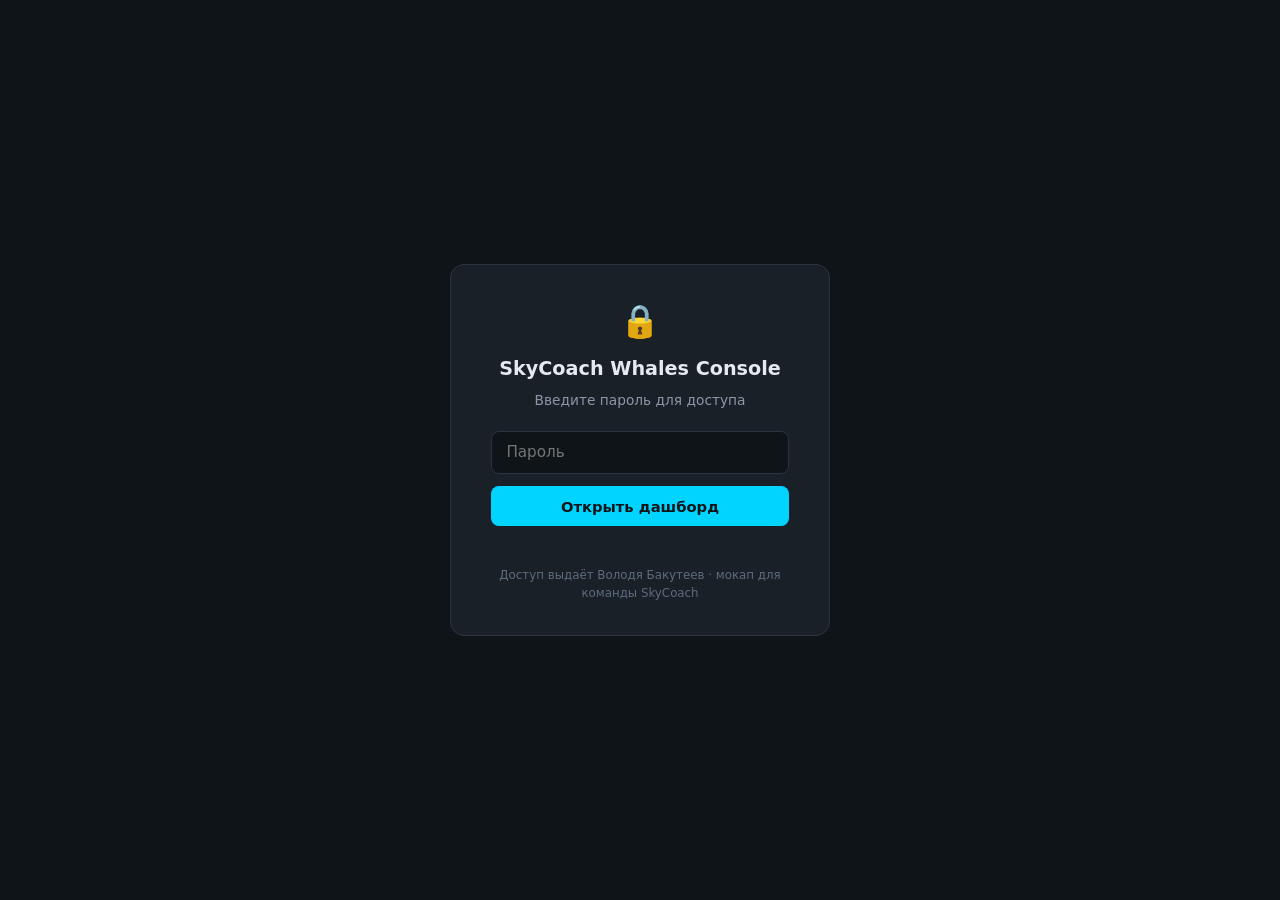
<file: index.html>
<!doctype html>
<html lang="ru">
  <head>
    <meta charset="UTF-8" />
    <link rel="icon" type="image/svg+xml" href="/favicon.svg" />
    <meta name="viewport" content="width=device-width, initial-scale=1.0" />
    <title>SkyCoach Whales Console</title>
    <script type="module" crossorigin src="./assets/index-P6IpAvuT.js"></script>
    <link rel="stylesheet" crossorigin href="./assets/index-DDHtB8rD.css">
  </head>
  <body>
    <div id="root"></div>
  </body>
</html>
</file>
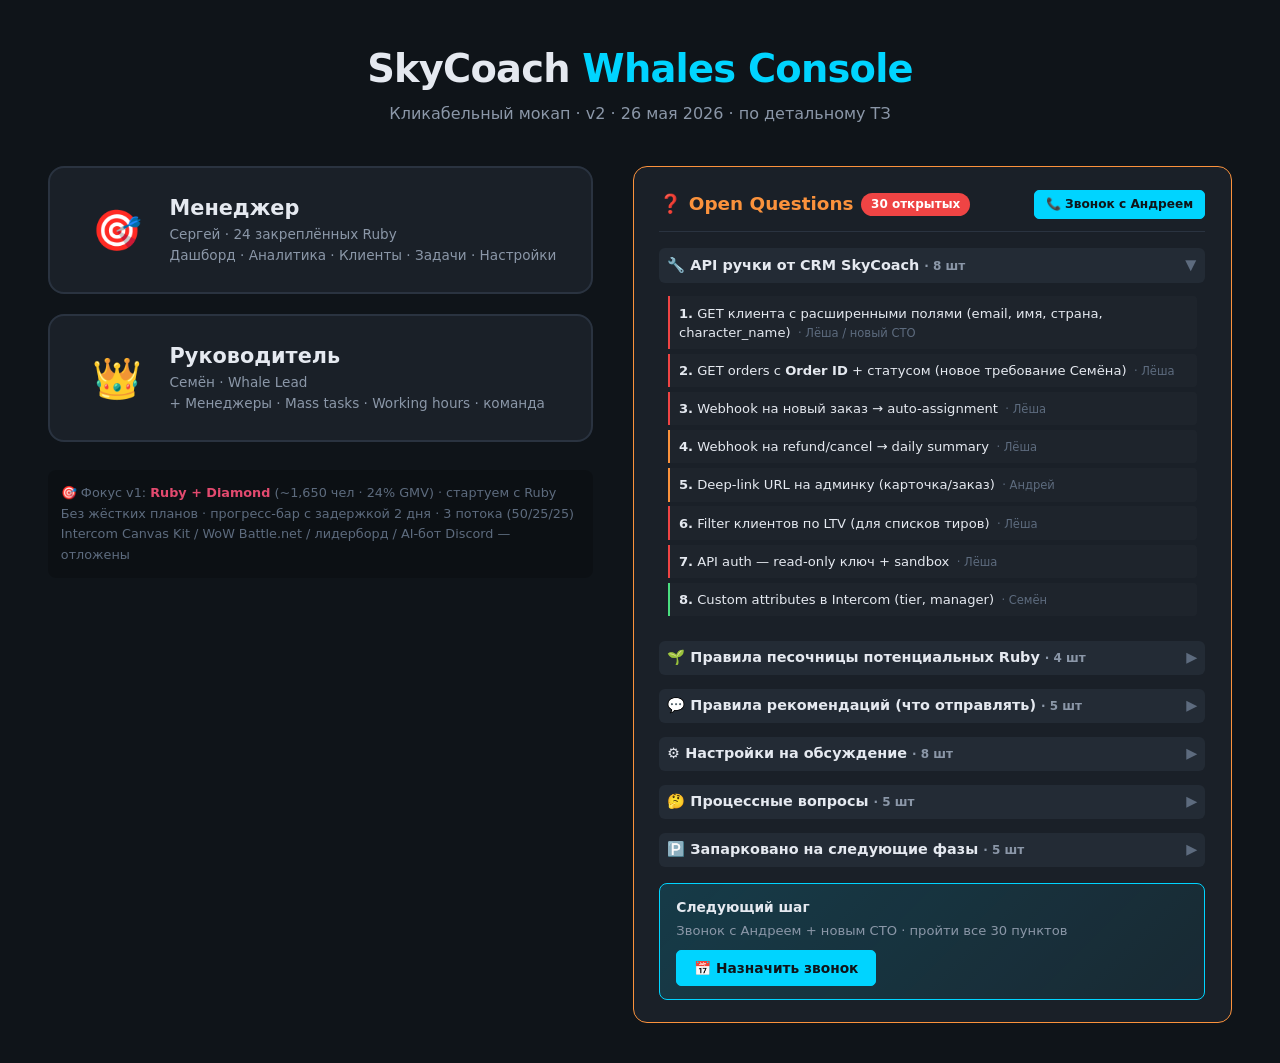
<file: index-old-html-backup.html>
<!DOCTYPE html>
<html lang="ru">
<head>
<meta charset="UTF-8">
<meta name="viewport" content="width=device-width, initial-scale=1">
<title>SkyCoach Whales Console — v2 (per detailed TZ 26 May)</title>
<style>
  :root {
    --bg: #0f1419; --bg-2: #1a2028; --bg-3: #232b35; --bg-4: #2a3340;
    --border: #2a3340; --text: #e5e9f0; --text-2: #8b97a8; --text-3: #5d6b7e;
    --accent: #00d4ff; --accent-2: #0099cc;
    --ruby: #e34a6f; --diamond: #4ecdc4; --crown: #f4c542; --dolphin: #a3b8d0;
    --green: #4ade80; --orange: #fb923c; --red: #ef4444; --purple: #a78bfa;
  }
  * { box-sizing: border-box; margin: 0; padding: 0; }
  body { font-family: -apple-system, BlinkMacSystemFont, system-ui, sans-serif; background: var(--bg); color: var(--text); min-height: 100vh; font-size: 14px; line-height: 1.5; }

  /* Landing */
  .landing { display: flex; flex-direction: column; min-height: 100vh; padding: 2.5rem 3rem; }
  .landing-header { text-align: center; margin-bottom: 2.5rem; }
  .landing-logo { font-size: 2.4rem; font-weight: 700; margin-bottom: 0.3rem; letter-spacing: -0.02em; }
  .landing-logo span { color: var(--accent); }
  .landing-tag { color: var(--text-2); font-size: 1rem; }
  .landing-body { display: grid; grid-template-columns: 1fr 1.1fr; gap: 2.5rem; max-width: 1400px; margin: 0 auto; width: 100%; align-items: start; }
  .landing-left { display: flex; flex-direction: column; gap: 1.25rem; }
  .role-btn { background: var(--bg-2); border: 2px solid var(--border); color: var(--text); padding: 1.7rem 2rem; border-radius: 16px; cursor: pointer; font-family: inherit; transition: all 0.2s; text-align: left; display: grid; grid-template-columns: 70px 1fr; gap: 1.1rem; align-items: center; }
  .role-btn:hover { border-color: var(--accent); transform: translateY(-2px); box-shadow: 0 12px 32px rgba(0, 212, 255, 0.18); }
  .role-btn-icon { font-size: 2.5rem; text-align: center; }
  .role-btn-title { font-size: 1.3rem; font-weight: 700; margin-bottom: 0.3rem; }
  .role-btn-sub { color: var(--text-2); font-size: 0.85rem; line-height: 1.5; }
  .landing-foot { color: var(--text-3); font-size: 0.8rem; line-height: 1.6; padding: 0.8rem; background: rgba(0,0,0,0.2); border-radius: 8px; margin-top: 0.5rem; }
  .landing-foot strong { color: var(--ruby); }

  /* Open Questions panel on landing */
  .oq-panel { background: var(--bg-2); border: 1px solid var(--orange); border-radius: 14px; padding: 1.4rem 1.6rem; }
  .oq-header { display: flex; justify-content: space-between; align-items: center; margin-bottom: 1rem; padding-bottom: 0.8rem; border-bottom: 1px solid var(--border); }
  .oq-title { font-size: 1.15rem; font-weight: 700; color: var(--orange); display: flex; align-items: center; gap: 0.5rem; }
  .oq-badge { background: var(--red); color: white; padding: 0.15rem 0.6rem; border-radius: 12px; font-size: 0.75rem; font-weight: 700; }
  .oq-block { margin-bottom: 0.85rem; }
  .oq-block-head { font-weight: 600; font-size: 0.9rem; margin-bottom: 0.45rem; display: flex; justify-content: space-between; align-items: center; cursor: pointer; padding: 0.4rem 0.5rem; background: var(--bg-3); border-radius: 6px; }
  .oq-block-head:hover { background: var(--bg-4); }
  .oq-block-head .chev { color: var(--text-3); transition: transform 0.2s; }
  .oq-block.open .oq-block-head .chev { transform: rotate(90deg); }
  .oq-block-body { display: none; padding: 0.4rem 0.55rem; }
  .oq-block.open .oq-block-body { display: block; }
  .oq-item { padding: 0.45rem 0.55rem; font-size: 0.82rem; line-height: 1.45; color: var(--text); border-left: 2px solid var(--border); margin-bottom: 0.3rem; background: rgba(255,255,255,0.02); border-radius: 0 4px 4px 0; }
  .oq-item.must { border-left-color: var(--red); }
  .oq-item.should { border-left-color: var(--orange); }
  .oq-item.nice { border-left-color: var(--green); }
  .oq-item.purple { border-left-color: var(--purple); }
  .oq-item.accent { border-left-color: var(--accent); }
  .oq-item .who { color: var(--text-3); font-size: 0.72rem; margin-left: 0.2rem; }
  .oq-cta { padding: 0.8rem 1rem; background: linear-gradient(135deg, rgba(0,212,255,0.15), rgba(0,212,255,0.05)); border: 1px solid var(--accent); border-radius: 8px; margin-top: 1rem; display: flex; justify-content: space-between; align-items: center; flex-wrap: wrap; gap: 0.6rem; }
  .oq-cta-text { font-size: 0.86rem; }
  .oq-cta-text strong { display: block; margin-bottom: 0.15rem; }

  @media (max-width: 1100px) {
    .landing-body { grid-template-columns: 1fr; }
  }

  /* App */
  .app { display: none; min-height: 100vh; }
  .app.active { display: flex; }
  .sidebar { width: 220px; background: var(--bg-2); border-right: 1px solid var(--border); padding: 1.2rem 0.85rem; display: flex; flex-direction: column; flex-shrink: 0; }
  .sidebar-logo { font-weight: 700; font-size: 1.05rem; margin-bottom: 0.3rem; padding-left: 0.25rem; }
  .sidebar-logo span { color: var(--accent); }
  .sidebar-role { color: var(--text-2); font-size: 0.78rem; margin-bottom: 1.2rem; padding: 0 0.25rem 0.85rem; border-bottom: 1px solid var(--border); display: flex; align-items: center; gap: 0.45rem; }
  .role-dot { width: 8px; height: 8px; border-radius: 50%; background: var(--green); }
  .nav-item { padding: 0.6rem 0.75rem; border-radius: 6px; cursor: pointer; margin-bottom: 0.15rem; color: var(--text-2); display: flex; align-items: center; gap: 0.55rem; font-size: 0.9rem; user-select: none; }
  .nav-item:hover { background: var(--bg-3); color: var(--text); }
  .nav-item.active { background: var(--bg-3); color: var(--accent); }
  .nav-item .count { margin-left: auto; background: var(--bg-3); padding: 0.1rem 0.45rem; border-radius: 10px; font-size: 0.72rem; color: var(--text-2); min-width: 22px; text-align: center; }
  .nav-item.active .count { background: var(--accent); color: var(--bg); font-weight: 600; }
  .nav-item .count.red { background: var(--red); color: white; font-weight: 600; }
  .switch-role { margin-top: auto; padding-top: 1rem; border-top: 1px solid var(--border); }
  .switch-btn { background: transparent; border: 1px solid var(--border); color: var(--text-2); padding: 0.5rem; border-radius: 6px; cursor: pointer; width: 100%; font-family: inherit; font-size: 0.82rem; }
  .switch-btn:hover { border-color: var(--accent); color: var(--accent); }

  .main { flex: 1; padding: 1.5rem 2rem; overflow-y: auto; max-height: 100vh; }

  /* Top bar — global search */
  .topbar { background: var(--bg-2); border: 1px solid var(--border); border-radius: 10px; padding: 0.55rem 0.8rem; margin-bottom: 1rem; display: flex; align-items: center; gap: 0.6rem; }
  .topbar-search { flex: 1; background: transparent; border: none; color: var(--text); font-family: inherit; font-size: 0.92rem; outline: none; }
  .topbar-search::placeholder { color: var(--text-3); }
  .topbar-icon { color: var(--text-3); }

  .page-header { display: flex; justify-content: space-between; align-items: center; margin-bottom: 1.25rem; gap: 1rem; flex-wrap: wrap; }
  .page-title { font-size: 1.35rem; font-weight: 600; }
  .page-sub { color: var(--text-2); font-size: 0.85rem; margin-top: 0.15rem; }

  /* Featured metrics top row (manager) */
  .featured-row { display: grid; grid-template-columns: repeat(4, 1fr); gap: 0.85rem; margin-bottom: 1.25rem; }
  .featured { background: var(--bg-2); border: 1px solid var(--border); padding: 0.85rem 1.05rem; border-radius: 10px; position: relative; }
  .featured-label { color: var(--text-2); font-size: 0.75rem; margin-bottom: 0.35rem; }
  .featured-value { font-size: 1.55rem; font-weight: 700; line-height: 1.05; }
  .featured-delta { font-size: 0.74rem; margin-top: 0.3rem; }
  .featured-delta.up { color: var(--green); }
  .featured-delta.down { color: var(--orange); }
  .featured-config { position: absolute; top: 0.55rem; right: 0.65rem; color: var(--text-3); cursor: pointer; font-size: 0.85rem; }
  .featured-config:hover { color: var(--accent); }

  /* Sections */
  .section { background: var(--bg-2); border: 1px solid var(--border); border-radius: 10px; padding: 1.1rem 1.2rem; margin-bottom: 1.1rem; }
  .section-header { display: flex; justify-content: space-between; align-items: center; margin-bottom: 0.9rem; gap: 1rem; flex-wrap: wrap; }
  .section-title { font-size: 0.95rem; font-weight: 600; }
  .section-sub { color: var(--text-2); font-size: 0.78rem; margin-top: 0.1rem; }
  .section-action { color: var(--accent); cursor: pointer; font-size: 0.82rem; }
  .section-action:hover { text-decoration: underline; }

  /* Filters */
  .filters { display: flex; gap: 0.45rem; flex-wrap: wrap; align-items: center; }
  .filter-chip { background: var(--bg-2); border: 1px solid var(--border); padding: 0.35rem 0.75rem; border-radius: 6px; font-size: 0.78rem; cursor: pointer; color: var(--text-2); user-select: none; }
  .filter-chip.active { border-color: var(--accent); color: var(--accent); background: rgba(0, 212, 255, 0.08); }

  /* Alert banner */
  .alert-banner { background: linear-gradient(135deg, rgba(0, 212, 255, 0.15), rgba(78, 205, 196, 0.08)); border: 1px solid var(--accent); border-radius: 10px; padding: 0.95rem 1.15rem; margin-bottom: 1.1rem; display: flex; align-items: center; gap: 0.95rem; flex-wrap: wrap; }
  .alert-banner.warn { background: linear-gradient(135deg, rgba(251, 146, 60, 0.14), rgba(239, 68, 68, 0.07)); border-color: var(--orange); }
  .alert-banner.purple { background: linear-gradient(135deg, rgba(167, 139, 250, 0.14), rgba(0, 212, 255, 0.06)); border-color: var(--purple); }
  .alert-icon { background: var(--accent); color: var(--bg); width: 38px; height: 38px; border-radius: 50%; display: flex; align-items: center; justify-content: center; font-size: 1.2rem; font-weight: 700; flex-shrink: 0; }
  .alert-banner.warn .alert-icon { background: var(--orange); }
  .alert-banner.purple .alert-icon { background: var(--purple); }
  .alert-text { flex: 1; min-width: 200px; }
  .alert-title { font-weight: 600; margin-bottom: 0.18rem; font-size: 0.92rem; }
  .alert-sub { color: var(--text-2); font-size: 0.82rem; }

  /* Task cards */
  .task-grid { display: grid; grid-template-columns: repeat(3, 1fr); gap: 0.8rem; }
  .task-card { background: var(--bg-3); border: 1px solid var(--border); border-radius: 8px; padding: 0.85rem; cursor: pointer; transition: all 0.15s; border-left: 3px solid var(--ruby); position: relative; }
  .task-card.high { border-left-color: var(--red); }
  .task-card.med { border-left-color: var(--orange); }
  .task-card.low { border-left-color: var(--dolphin); }
  .task-card.new-prewhale { border-left-color: var(--purple); }
  .task-card:hover { background: var(--bg-4); border-color: var(--accent); }
  .task-card.closed { opacity: 0.55; pointer-events: none; }
  .task-card.closed::after { content: '✅ Закрыто'; position: absolute; top: 0.5rem; right: 0.5rem; background: var(--green); color: var(--bg); padding: 0.12rem 0.4rem; border-radius: 4px; font-size: 0.68rem; font-weight: 600; }
  .task-card-head { display: flex; justify-content: space-between; align-items: flex-start; margin-bottom: 0.5rem; gap: 0.45rem; }
  .task-whale { font-weight: 600; display: flex; align-items: center; gap: 0.35rem; font-size: 0.9rem; flex-wrap: wrap; }
  .ttype { padding: 0.13rem 0.45rem; border-radius: 4px; font-size: 0.66rem; font-weight: 700; text-transform: uppercase; letter-spacing: 0.03em; }
  .ttype-contact { background: rgba(0, 212, 255, 0.15); color: var(--accent); }
  .ttype-sell { background: rgba(74, 222, 128, 0.15); color: var(--green); }
  .ttype-upsell { background: rgba(244, 197, 66, 0.15); color: var(--crown); }
  .ttype-critical { background: rgba(239, 68, 68, 0.18); color: var(--red); }
  .ttype-risk { background: rgba(251, 146, 60, 0.18); color: var(--orange); }
  .ttype-birthday { background: rgba(167, 139, 250, 0.15); color: var(--purple); }
  .ttype-discord { background: rgba(0, 153, 204, 0.15); color: var(--accent); }
  .ttype-release { background: rgba(244, 197, 66, 0.15); color: var(--crown); }
  .ttype-mass { background: rgba(78, 205, 196, 0.15); color: var(--diamond); }
  .tier-badge { display: inline-block; padding: 0.1rem 0.4rem; border-radius: 4px; font-size: 0.66rem; font-weight: 700; text-transform: uppercase; }
  .tier-ruby { background: rgba(227, 74, 111, 0.2); color: var(--ruby); }
  .tier-diamond { background: rgba(78, 205, 196, 0.2); color: var(--diamond); }
  .tier-crown { background: rgba(244, 197, 66, 0.2); color: var(--crown); }
  .tier-prewhale { background: rgba(167, 139, 250, 0.2); color: var(--purple); }
  .task-trigger { color: var(--text-2); font-size: 0.81rem; margin-bottom: 0.55rem; line-height: 1.4; }
  .task-source { display: inline-block; font-size: 0.7rem; color: var(--text-3); margin-bottom: 0.4rem; }
  .task-buttons { display: flex; gap: 0.35rem; flex-wrap: wrap; }

  /* Buttons */
  .btn { background: var(--bg); border: 1px solid var(--border); color: var(--text); padding: 0.4rem 0.7rem; border-radius: 5px; cursor: pointer; font-size: 0.76rem; font-family: inherit; transition: border-color 0.15s; user-select: none; }
  .btn:hover { border-color: var(--accent); }
  .btn-primary { background: var(--accent); color: var(--bg); border-color: var(--accent); font-weight: 600; }
  .btn-primary:hover { background: var(--accent-2); }
  .btn-success { background: var(--green); color: var(--bg); border-color: var(--green); font-weight: 600; }
  .btn-lg { padding: 0.55rem 1.05rem; font-size: 0.86rem; }

  /* Table */
  .table { width: 100%; border-collapse: collapse; }
  .table th { text-align: left; color: var(--text-2); font-size: 0.7rem; text-transform: uppercase; letter-spacing: 0.04em; padding: 0.55rem 0.65rem; border-bottom: 1px solid var(--border); font-weight: 600; }
  .table td { padding: 0.65rem; border-bottom: 1px solid var(--border); font-size: 0.85rem; }
  .table tbody tr { cursor: pointer; transition: background 0.1s; }
  .table tbody tr:hover td { background: var(--bg-3); }
  .table tbody tr:last-child td { border-bottom: none; }

  .status-pill { display: inline-flex; align-items: center; gap: 0.3rem; padding: 0.12rem 0.5rem; border-radius: 10px; font-size: 0.7rem; font-weight: 600; }
  .status-active { background: rgba(74, 222, 128, 0.15); color: var(--green); }
  .status-risk { background: rgba(251, 146, 60, 0.18); color: var(--orange); }
  .status-hibernate { background: rgba(163, 184, 208, 0.15); color: var(--dolphin); }
  .status-lost { background: rgba(239, 68, 68, 0.15); color: var(--red); }
  .status-new { background: rgba(167, 139, 250, 0.15); color: var(--purple); }
  .status-online { background: rgba(74, 222, 128, 0.15); color: var(--green); }
  .status-offline { background: rgba(163, 184, 208, 0.15); color: var(--dolphin); }

  .discord-dot { width: 8px; height: 8px; border-radius: 50%; display: inline-block; margin-right: 0.3rem; flex-shrink: 0; }
  .discord-connected { background: var(--green); box-shadow: 0 0 6px rgba(74, 222, 128, 0.5); }
  .discord-invited { background: var(--orange); }
  .discord-none { background: var(--text-3); }
  .ws-link { color: var(--green); cursor: pointer; }
  .ws-link:hover { text-decoration: underline; }
  .disc-link { color: var(--accent); cursor: pointer; }
  .disc-link:hover { text-decoration: underline; }

  .avatar { width: 30px; height: 30px; border-radius: 50%; background: linear-gradient(135deg, var(--accent), var(--ruby)); color: var(--bg); font-weight: 700; font-size: 0.8rem; display: flex; align-items: center; justify-content: center; flex-shrink: 0; }
  .avatar-lg { width: 70px; height: 70px; font-size: 1.7rem; }
  .avatar.crown-bg { background: linear-gradient(135deg, var(--crown), var(--orange)); }
  .avatar.dia-bg { background: linear-gradient(135deg, var(--diamond), var(--accent)); }
  .avatar.ruby-bg { background: linear-gradient(135deg, var(--ruby), var(--crown)); }

  /* Progress bar */
  .progress-row { display: flex; align-items: center; gap: 0.7rem; }
  .progress-bar { flex: 1; height: 6px; background: var(--bg); border-radius: 3px; overflow: hidden; }
  .progress-fill { height: 100%; background: var(--green); border-radius: 3px; transition: width 0.3s; }
  .progress-fill.under { background: var(--orange); }
  .progress-fill.over { background: var(--accent); }
  .progress-text { font-size: 0.76rem; color: var(--text-2); min-width: 85px; text-align: right; }

  /* Modal */
  .modal-overlay { position: fixed; inset: 0; background: rgba(0,0,0,0.78); display: none; align-items: center; justify-content: center; z-index: 100; backdrop-filter: blur(6px); padding: 2rem; }
  .modal-overlay.active { display: flex; }
  .modal { background: var(--bg-2); border: 1px solid var(--border); border-radius: 12px; max-width: 920px; width: 100%; max-height: 90vh; overflow-y: auto; padding: 1.6rem 1.8rem; }
  .modal.small { max-width: 480px; }
  .modal.medium { max-width: 640px; }
  .modal-header { display: flex; justify-content: space-between; align-items: flex-start; margin-bottom: 1.25rem; padding-bottom: 1rem; border-bottom: 1px solid var(--border); gap: 1rem; }
  .modal-title { font-size: 1.25rem; font-weight: 700; }
  .modal-sub { color: var(--text-2); font-size: 0.85rem; margin-top: 0.2rem; }
  .modal-close { background: transparent; border: 1px solid var(--border); color: var(--text-2); width: 32px; height: 32px; border-radius: 6px; cursor: pointer; font-size: 1.2rem; flex-shrink: 0; }
  .modal-close:hover { border-color: var(--accent); color: var(--text); }
  .modal-section { margin-bottom: 1.2rem; }
  .modal-section-title { font-weight: 600; margin-bottom: 0.55rem; font-size: 0.92rem; }
  .modal-actions { display: flex; gap: 0.5rem; padding-top: 1rem; border-top: 1px solid var(--border); flex-wrap: wrap; }

  /* Form */
  .form-label { font-size: 0.84rem; color: var(--text-2); margin-bottom: 0.3rem; display: block; }
  .form-input, .form-textarea, .form-select { width: 100%; background: var(--bg); border: 1px solid var(--border); color: var(--text); padding: 0.55rem 0.7rem; border-radius: 6px; font-family: inherit; font-size: 0.88rem; }
  .form-input:focus, .form-textarea:focus, .form-select:focus { outline: none; border-color: var(--accent); }
  .form-textarea { min-height: 70px; resize: vertical; }
  .form-options { display: grid; gap: 0.35rem; }
  .form-option { display: flex; align-items: center; gap: 0.5rem; padding: 0.5rem 0.7rem; background: var(--bg-3); border-radius: 6px; cursor: pointer; border: 1px solid var(--border); font-size: 0.86rem; }
  .form-option:hover, .form-option.selected { border-color: var(--accent); background: rgba(0, 212, 255, 0.08); }
  .form-option input { accent-color: var(--accent); }
  .form-grid { display: grid; grid-template-columns: 1fr 1fr; gap: 0.6rem; }

  /* Whale card modal specific */
  .wc-stats { display: grid; grid-template-columns: repeat(4, 1fr); gap: 0.7rem; margin-bottom: 1.2rem; }
  .wc-stat { background: var(--bg-3); padding: 0.7rem 0.9rem; border-radius: 8px; }
  .wc-stat-label { color: var(--text-2); font-size: 0.72rem; margin-bottom: 0.25rem; }
  .wc-stat-value { font-size: 1.18rem; font-weight: 700; }
  .wc-actions { display: flex; gap: 0.4rem; flex-wrap: wrap; margin-bottom: 1.2rem; padding-bottom: 1rem; border-bottom: 1px solid var(--border); }
  .wc-grid { display: grid; grid-template-columns: 1fr 1fr; gap: 1.1rem; margin-bottom: 1.2rem; }
  .info-list { display: grid; gap: 0.1rem; }
  .info-row { display: flex; justify-content: space-between; font-size: 0.85rem; padding: 0.38rem 0; border-bottom: 1px solid var(--border); }
  .info-row:last-child { border-bottom: none; }
  .info-label { color: var(--text-2); }
  .note-box { background: var(--bg-3); padding: 0.8rem 0.95rem; border-radius: 6px; font-size: 0.85rem; line-height: 1.5; }
  .note-box p { margin-bottom: 0.45rem; }
  .note-box p:last-child { margin-bottom: 0; }

  /* Spoiler */
  details { background: var(--bg-3); border-radius: 6px; margin-bottom: 0.8rem; padding: 0.55rem 0.85rem; }
  details summary { cursor: pointer; font-weight: 600; font-size: 0.88rem; user-select: none; }
  details[open] summary { margin-bottom: 0.55rem; }

  /* Tabs */
  .tabs-row { display: flex; gap: 0.25rem; border-bottom: 1px solid var(--border); margin-bottom: 1.1rem; flex-wrap: wrap; }
  .tab-btn { padding: 0.65rem 1rem; cursor: pointer; color: var(--text-2); font-size: 0.88rem; border-bottom: 2px solid transparent; display: flex; align-items: center; gap: 0.4rem; user-select: none; }
  .tab-btn:hover { color: var(--text); }
  .tab-btn.active { color: var(--accent); border-bottom-color: var(--accent); }
  .tab-btn .badge { background: var(--bg-3); padding: 0.1rem 0.45rem; border-radius: 8px; font-size: 0.72rem; }
  .tab-btn.active .badge { background: var(--accent); color: var(--bg); }
  .tab-content { display: none; }
  .tab-content.active { display: block; }

  /* Manager cards (leader view) */
  .manager-grid { display: grid; grid-template-columns: repeat(4, 1fr); gap: 0.8rem; }
  .manager-card { background: var(--bg-3); border: 1px solid var(--border); border-radius: 8px; padding: 0.95rem; cursor: pointer; transition: all 0.15s; }
  .manager-card:hover { border-color: var(--accent); transform: translateY(-2px); }
  .manager-card-head { display: flex; justify-content: space-between; align-items: center; margin-bottom: 0.75rem; gap: 0.45rem; }
  .manager-card-name { display: flex; align-items: center; gap: 0.55rem; font-weight: 600; font-size: 0.92rem; }
  .manager-stats { display: grid; grid-template-columns: repeat(2, 1fr); gap: 0.4rem; font-size: 0.76rem; margin-bottom: 0.7rem; }
  .manager-stat-label { color: var(--text-2); font-size: 0.7rem; margin-bottom: 0.1rem; }
  .manager-stat-value { font-weight: 700; font-size: 0.9rem; }

  /* Two-col / three-col */
  .two-col { display: grid; grid-template-columns: 2fr 1fr; gap: 1.1rem; }
  .two-col-eq { display: grid; grid-template-columns: 1fr 1fr; gap: 1.1rem; }

  /* View switcher */
  .view { display: none; }
  .view.active { display: block; }

  /* Activity list */
  .activity-list { display: flex; flex-direction: column; gap: 0.5rem; }
  .activity-item { background: var(--bg-3); padding: 0.65rem 0.8rem; border-radius: 6px; font-size: 0.84rem; }
  .activity-item.unread { border-left: 3px solid var(--accent); }
  .activity-item-head { display: flex; justify-content: space-between; margin-bottom: 0.15rem; }

  .muted { color: var(--text-2); }
  .small { font-size: 0.82rem; }

  /* Settings */
  .setting-card { background: var(--bg-3); border: 1px solid var(--border); border-radius: 8px; padding: 1rem 1.2rem; margin-bottom: 0.85rem; }
  .setting-card h3 { font-size: 0.96rem; margin-bottom: 0.5rem; }
  .setting-row { display: flex; justify-content: space-between; align-items: center; padding: 0.5rem 0; border-bottom: 1px solid var(--border); }
  .setting-row:last-child { border-bottom: none; }
  .switch { position: relative; width: 36px; height: 20px; background: var(--bg); border: 1px solid var(--border); border-radius: 12px; cursor: pointer; transition: background 0.2s; }
  .switch.on { background: var(--accent); border-color: var(--accent); }
  .switch::after { content: ''; position: absolute; top: 1px; left: 1px; width: 16px; height: 16px; background: var(--text); border-radius: 50%; transition: transform 0.2s; }
  .switch.on::after { transform: translateX(16px); background: var(--bg); }

  /* Toast */
  .toast { position: fixed; bottom: 1.5rem; right: 1.5rem; background: var(--bg-2); border: 1px solid var(--accent); border-radius: 10px; padding: 0.9rem 1.15rem; box-shadow: 0 12px 30px rgba(0,0,0,0.5); display: none; align-items: center; gap: 0.8rem; z-index: 200; max-width: 380px; }
  .toast.show { display: flex; animation: slideIn 0.25s ease; }
  .toast.success { border-color: var(--green); }
  .toast.success .toast-icon { background: var(--green); }
  @keyframes slideIn { from { transform: translateX(30px); opacity: 0; } to { transform: translateX(0); opacity: 1; } }
  .toast-icon { width: 38px; height: 38px; background: var(--accent); color: var(--bg); border-radius: 50%; display: flex; align-items: center; justify-content: center; font-weight: 700; font-size: 1.2rem; flex-shrink: 0; }
  .toast-text strong { display: block; margin-bottom: 0.13rem; font-size: 0.86rem; }
  .toast-text small { color: var(--text-2); font-size: 0.76rem; }

  /* Working hours table (compact) */
  .wh-table { display: grid; grid-template-columns: 130px repeat(7, 1fr); gap: 2px; font-size: 0.74rem; }
  .wh-cell { padding: 0.4rem 0.5rem; background: var(--bg-3); text-align: center; }
  .wh-cell.header { font-weight: 600; color: var(--text-2); background: var(--bg-2); text-transform: uppercase; font-size: 0.66rem; }
  .wh-cell.name { text-align: left; font-weight: 600; }
  .wh-cell.on { background: rgba(74, 222, 128, 0.15); color: var(--green); }

  /* HEATMAP — coverage by hour */
  .heatmap { display: grid; grid-template-columns: 160px repeat(24, 1fr); gap: 1px; background: var(--bg); padding: 1px; border-radius: 6px; font-size: 0.7rem; }
  .hm-cell { padding: 0.5rem 0.2rem; background: var(--bg-3); text-align: center; min-height: 30px; display: flex; align-items: center; justify-content: center; }
  .hm-cell.header { font-weight: 600; color: var(--text-2); background: var(--bg-2); font-size: 0.66rem; }
  .hm-cell.name { text-align: left; font-weight: 600; padding: 0.5rem 0.6rem; justify-content: flex-start; gap: 0.4rem; }
  .hm-cell.work { background: rgba(74, 222, 128, 0.22); }
  .hm-cell.work.peak { background: rgba(74, 222, 128, 0.5); }
  .hm-cell.overlap { background: rgba(0, 212, 255, 0.4); color: white; font-weight: 700; }
  .hm-cell.gap { background: rgba(239, 68, 68, 0.15); color: var(--red); }
  .hm-cell.now { box-shadow: inset 0 0 0 2px var(--accent); }
  .hm-cell.whale-low { background: rgba(244, 197, 66, 0.1); }
  .hm-cell.whale-med { background: rgba(244, 197, 66, 0.25); }
  .hm-cell.whale-high { background: rgba(244, 197, 66, 0.5); color: var(--bg); font-weight: 700; }
  .hm-legend { display: flex; gap: 0.85rem; align-items: center; flex-wrap: wrap; margin-top: 0.6rem; font-size: 0.78rem; }
  .hm-legend-item { display: flex; align-items: center; gap: 0.35rem; color: var(--text-2); }
  .hm-swatch { width: 14px; height: 14px; border-radius: 3px; }

  /* Manager detailed card */
  .mgr-card-big { background: var(--bg-3); border: 1px solid var(--border); border-radius: 10px; padding: 1.1rem 1.25rem; }
  .mgr-card-big:hover { border-color: var(--accent); }
  .mgr-header-big { display: flex; align-items: flex-start; gap: 0.8rem; margin-bottom: 0.9rem; padding-bottom: 0.9rem; border-bottom: 1px solid var(--border); }
  .mgr-meta-big { color: var(--text-2); font-size: 0.78rem; margin-top: 0.2rem; line-height: 1.5; }
  .mgr-stats-big { display: grid; grid-template-columns: repeat(4, 1fr); gap: 0.5rem; margin-bottom: 0.7rem; }
  .mgr-stat-big { background: var(--bg); padding: 0.5rem 0.65rem; border-radius: 5px; }
  .mgr-stat-big-l { color: var(--text-2); font-size: 0.7rem; }
  .mgr-stat-big-v { font-weight: 700; font-size: 1rem; margin-top: 0.15rem; }
  .mgr-card-big .mgr-actions { display: flex; gap: 0.35rem; flex-wrap: wrap; padding-top: 0.6rem; border-top: 1px solid var(--border); }

  @media (max-width: 1100px) {
    .featured-row, .manager-grid { grid-template-columns: repeat(2, 1fr); }
    .task-grid { grid-template-columns: 1fr; }
    .two-col, .two-col-eq, .wc-grid { grid-template-columns: 1fr; }
    .wc-stats { grid-template-columns: 1fr 1fr; }
    .form-grid { grid-template-columns: 1fr; }
  }
</style>
</head>
<body>

<!-- ========== LANDING ========== -->
<div class="landing" id="landing">
  <div class="landing-header">
    <div class="landing-logo">SkyCoach <span>Whales Console</span></div>
    <div class="landing-tag">Кликабельный мокап · v2 · 26 мая 2026 · по детальному ТЗ</div>
  </div>

  <div class="landing-body">

    <!-- LEFT — role buttons + summary -->
    <div class="landing-left">
      <button class="role-btn" onclick="enterApp('manager')">
        <div class="role-btn-icon">🎯</div>
        <div>
          <div class="role-btn-title">Менеджер</div>
          <div class="role-btn-sub">Сергей · 24 закреплённых Ruby<br>Дашборд · Аналитика · Клиенты · Задачи · Настройки</div>
        </div>
      </button>
      <button class="role-btn" onclick="enterApp('leader')">
        <div class="role-btn-icon">👑</div>
        <div>
          <div class="role-btn-title">Руководитель</div>
          <div class="role-btn-sub">Семён · Whale Lead<br>+ Менеджеры · Mass tasks · Working hours · команда</div>
        </div>
      </button>
      <div class="landing-foot">
        🎯 Фокус v1: <strong>Ruby + Diamond</strong> (~1,650 чел · 24% GMV) · стартуем с Ruby<br>
        Без жёстких планов · прогресс-бар с задержкой 2 дня · 3 потока (50/25/25)<br>
        Intercom Canvas Kit / WoW Battle.net / лидерборд / AI-бот Discord — отложены
      </div>
    </div>

    <!-- RIGHT — Open Questions panel -->
    <div class="oq-panel">
      <div class="oq-header">
        <div class="oq-title">❓ Open Questions <span class="oq-badge">30 открытых</span></div>
        <button class="btn btn-primary" onclick="alert('Создаётся документ для звонка с Андреем + новым CTO')">📞 Звонок с Андреем</button>
      </div>

      <!-- Block 1: API handles -->
      <div class="oq-block open">
        <div class="oq-block-head" onclick="this.parentElement.classList.toggle('open')">
          <span>🔧 API ручки от CRM SkyCoach <small class="muted">· 8 шт</small></span>
          <span class="chev">▶</span>
        </div>
        <div class="oq-block-body">
          <div class="oq-item must"><strong>1.</strong> GET клиента с расширенными полями (email, имя, страна, character_name) <span class="who">· Лёша / новый CTO</span></div>
          <div class="oq-item must"><strong>2.</strong> GET orders с <strong>Order ID</strong> + статусом (новое требование Семёна) <span class="who">· Лёша</span></div>
          <div class="oq-item must"><strong>3.</strong> Webhook на новый заказ → auto-assignment <span class="who">· Лёша</span></div>
          <div class="oq-item should"><strong>4.</strong> Webhook на refund/cancel → daily summary <span class="who">· Лёша</span></div>
          <div class="oq-item should"><strong>5.</strong> Deep-link URL на админку (карточка/заказ) <span class="who">· Андрей</span></div>
          <div class="oq-item must"><strong>6.</strong> Filter клиентов по LTV (для списков тиров) <span class="who">· Лёша</span></div>
          <div class="oq-item must"><strong>7.</strong> API auth — read-only ключ + sandbox <span class="who">· Лёша</span></div>
          <div class="oq-item nice"><strong>8.</strong> Custom attributes в Intercom (tier, manager) <span class="who">· Семён</span></div>
        </div>
      </div>

      <!-- Block 2: Sandbox rules -->
      <div class="oq-block">
        <div class="oq-block-head" onclick="this.parentElement.classList.toggle('open')">
          <span>🌱 Правила песочницы потенциальных Ruby <small class="muted">· 4 шт</small></span>
          <span class="chev">▶</span>
        </div>
        <div class="oq-block-body">
          <div class="oq-item purple"><strong>2.1</strong> Score threshold (≥ 50 в песочницу, ≥ 70 горячий) <span class="who">· Семён + Юра</span></div>
          <div class="oq-item purple"><strong>2.2</strong> Сумма первого заказа = pre-Ruby? По играм отдельно? <span class="who">· Юра</span></div>
          <div class="oq-item purple"><strong>2.3</strong> Логика auto-assignment pre-Ruby (round-robin / специализация / WH-match) <span class="who">· Семён</span></div>
          <div class="oq-item purple"><strong>2.4</strong> Manual claim — менеджер сам забирает? Лимит? <span class="who">· Семён</span></div>
        </div>
      </div>

      <!-- Block 3: Recommendations rules -->
      <div class="oq-block">
        <div class="oq-block-head" onclick="this.parentElement.classList.toggle('open')">
          <span>💬 Правила рекомендаций (что отправлять) <small class="muted">· 5 шт</small></span>
          <span class="chev">▶</span>
        </div>
        <div class="oq-block-body">
          <div class="oq-item accent"><strong>3.1</strong> Кто пишет 8 шаблонов NBA (Семён / маркетинг / AI?) <span class="who">· Семён + маркетинг</span></div>
          <div class="oq-item accent"><strong>3.2</strong> Канал отправки (Discord приоритет vs Intercom vs WhatsApp) <span class="who">· Семён</span></div>
          <div class="oq-item accent"><strong>3.3</strong> Когда нельзя писать (ночь клиента, выходные, «не беспокоить») <span class="who">· Семён</span></div>
          <div class="oq-item accent"><strong>3.4</strong> Готовый шаблон vs импровизация менеджера <span class="who">· Семён</span></div>
          <div class="oq-item accent"><strong>3.5</strong> Антиспам — 2 автозадачи/день, 5 дн между одинаковыми. Норм? <span class="who">· Семён</span></div>
        </div>
      </div>

      <!-- Block 4: Settings -->
      <div class="oq-block">
        <div class="oq-block-head" onclick="this.parentElement.classList.toggle('open')">
          <span>⚙️ Настройки на обсуждение <small class="muted">· 8 шт</small></span>
          <span class="chev">▶</span>
        </div>
        <div class="oq-block-body">
          <div class="oq-item"><strong>4.1</strong> Max capacity менеджера (default 30 задач) — откуда цифра? <span class="who">· Семён</span></div>
          <div class="oq-item"><strong>4.2</strong> % ставки от GMV (5%?) <span class="who">· Андрей</span></div>
          <div class="oq-item"><strong>4.3</strong> Бонус за возврат Ruby ($500 фикс или % от GMV?) <span class="who">· Андрей</span></div>
          <div class="oq-item"><strong>4.4</strong> At-risk threshold — 1.5× цикла + релиз. По играм отдельно? <span class="who">· Юра</span></div>
          <div class="oq-item"><strong>4.5</strong> Lost threshold (180 vs 270 дней для WoW Classic) <span class="who">· Семён</span></div>
          <div class="oq-item"><strong>4.6</strong> Архив задач — 30 дней автомат. Норм? <span class="who">· Семён</span></div>
          <div class="oq-item"><strong>4.7</strong> Buddy-пары — авто (по специализации) или вручную? <span class="who">· Семён</span></div>
          <div class="oq-item"><strong>4.8</strong> SLA — обещаем ли клиенту скорость? Как замерять в Discord/WhatsApp? <span class="who">· Денис</span></div>
        </div>
      </div>

      <!-- Block 5: Process -->
      <div class="oq-block">
        <div class="oq-block-head" onclick="this.parentElement.classList.toggle('open')">
          <span>🤔 Процессные вопросы <small class="muted">· 5 шт</small></span>
          <span class="chev">▶</span>
        </div>
        <div class="oq-block-body">
          <div class="oq-item"><strong>5.1</strong> Клиент просит сменить менеджера — какой процесс? <span class="who">· Семён</span></div>
          <div class="oq-item"><strong>5.2</strong> Voice звонки разрешены? Кто инициирует? <span class="who">· Семён</span></div>
          <div class="oq-item"><strong>5.3</strong> Quality check — раз в месяц или после каждого негативного? <span class="who">· Денис</span></div>
          <div class="oq-item"><strong>5.4</strong> Сезонные кампании (BF, WoW Season) — mass task или отдельно? <span class="who">· Семён</span></div>
          <div class="oq-item"><strong>5.5</strong> Языки команды — 4 английских менеджера найдено? Дедлайн? <span class="who">· Семён + HR</span></div>
        </div>
      </div>

      <!-- Block 6: Parked -->
      <div class="oq-block">
        <div class="oq-block-head" onclick="this.parentElement.classList.toggle('open')">
          <span>🅿️ Запарковано на следующие фазы <small class="muted">· 5 шт</small></span>
          <span class="chev">▶</span>
        </div>
        <div class="oq-block-body">
          <div class="oq-item nice">🎮 <strong>WoW Battle.net интеграция</strong> — через 3 мес, к следующему сезону</div>
          <div class="oq-item nice">🤖 <strong>AI-бот для чтения Discord-чатов</strong> — нет готовых решений (Денис ресёрчил)</div>
          <div class="oq-item nice">🏆 <strong>Лидерборд менеджеров</strong> — Денис против в v1 (US-timezone unfair)</div>
          <div class="oq-item nice">💰 <strong>Жёсткие планы продаж</strong> — после 2 мес исторических данных</div>
          <div class="oq-item nice">📨 <strong>Intercom Canvas Kit App</strong> — отдельный трек после v1</div>
        </div>
      </div>

      <div class="oq-cta">
        <div class="oq-cta-text">
          <strong>Следующий шаг</strong>
          <span class="muted small">Звонок с Андреем + новым CTO · пройти все 30 пунктов</span>
        </div>
        <button class="btn btn-primary btn-lg">📅 Назначить звонок</button>
      </div>
    </div>

  </div>
</div>

<!-- ============================================================ -->
<!-- ========== MANAGER APP ========== -->
<!-- ============================================================ -->
<div class="app" id="app-manager">
  <aside class="sidebar">
    <div class="sidebar-logo">SkyCoach <span>Whales</span></div>
    <div class="sidebar-role"><span class="role-dot"></span>Менеджер · Сергей</div>
    <div class="nav-item active" onclick="switchView(this,'dashboard')">📊 <span>Дашборд</span></div>
    <div class="nav-item" onclick="switchView(this,'analytics')">📈 <span>Аналитика</span></div>
    <div class="nav-item" onclick="switchView(this,'clients')">👥 <span>Клиенты</span><span class="count">24</span></div>
    <div class="nav-item" onclick="switchView(this,'tasks')">📋 <span>Задачи</span><span class="count red">12</span></div>
    <div class="nav-item" onclick="switchView(this,'settings')">⚙️ <span>Настройки</span></div>
    <div class="switch-role">
      <button class="switch-btn" onclick="goLanding()">← Стартовый экран</button>
    </div>
  </aside>

  <div class="main">

    <!-- Global search top -->
    <div class="topbar">
      <span class="topbar-icon">🔍</span>
      <input class="topbar-search" type="text" placeholder="Поиск клиента: nickname, email, user ID, character name...">
      <button class="btn">Найти</button>
    </div>

    <!-- ====== VIEW: DASHBOARD ====== -->
    <div class="view active" data-view="dashboard">
      <div class="page-header">
        <div>
          <div class="page-title">Доброе утро, Сергей 👋</div>
          <div class="page-sub">Вторник, 26 мая 2026 · 12 открытых задач, 3 срочных</div>
        </div>
      </div>

      <!-- FEATURED METRICS (customizable, все кликабельные) -->
      <div class="featured-row">
        <div class="featured" style="cursor: pointer;" onclick="navTo('whales','wh-active')" title="→ Киты · Активные">
          <span class="featured-config" onclick="event.stopPropagation(); navTo('settings')" title="Настроить">⚙️</span>
          <div class="featured-label">Ruby active в мае <small style="color: var(--accent);">→</small></div>
          <div class="featured-value">22 / 24</div>
          <div class="featured-delta up">+1 за неделю</div>
        </div>
        <div class="featured" style="cursor: pointer;" onclick="navTo('analytics')" title="→ Моя аналитика">
          <span class="featured-config" onclick="event.stopPropagation(); navTo('settings')">⚙️</span>
          <div class="featured-label">GMV закреплённых, май <small style="color: var(--accent);">→</small></div>
          <div class="featured-value">$48,200</div>
          <div class="featured-delta up">+12% к апрелю</div>
        </div>
        <div class="featured" style="cursor: pointer;" onclick="navTo('analytics')" title="→ Моя аналитика">
          <span class="featured-config" onclick="event.stopPropagation(); navTo('settings')">⚙️</span>
          <div class="featured-label">Возвратов / неделя ⭐ <small style="color: var(--accent);">→</small></div>
          <div class="featured-value">2</div>
          <div class="featured-delta up">$8,400 GMV</div>
        </div>
        <div class="featured" style="cursor: pointer;" onclick="navTo('tasks')" title="→ Задачи без касания">
          <span class="featured-config" onclick="event.stopPropagation(); navTo('settings')">⚙️</span>
          <div class="featured-label">Без касания 30+ <small style="color: var(--accent);">→ задачи</small></div>
          <div class="featured-value">3</div>
          <div class="featured-delta down">требует внимания</div>
        </div>
      </div>

      <!-- AUTO-ASSIGNED NEW WHALE ALERT -->
      <div class="alert-banner">
        <div class="alert-icon">!</div>
        <div class="alert-text">
          <div class="alert-title">🆕 Новый pre-Ruby — закреплён за тобой автоматически</div>
          <div class="alert-sub">5 минут назад <strong>DragonSlayer_99</strong> сделал первый заказ <strong>$840</strong> в WoW Classic · score 75/100 · auto-match по working hours (US-кит → ты)</div>
        </div>
        <button class="btn btn-primary btn-lg" onclick="openWhale('dragon')">Открыть карточку →</button>
      </div>

      <!-- URGENT TASKS -->
      <div class="section">
        <div class="section-header">
          <div>
            <div class="section-title">🔥 Срочные задачи на сегодня · 6 из 12</div>
            <div class="section-sub">Приоритизация: задачи руководителя > at-risk > реактивация (Денис)</div>
          </div>
          <div class="section-action" onclick="switchView(document.querySelector('[onclick*=\\'tasks\\']'),'tasks')">Все задачи →</div>
        </div>
        <div class="task-grid">

          <div class="task-card high" id="task-1" onclick="openTask(1)">
            <div class="task-card-head">
              <div class="task-whale"><span class="discord-dot discord-connected"></span>GrimmRaider<span class="tier-badge tier-ruby">Ruby</span></div>
              <span class="ttype ttype-mass">от Семёна</span>
            </div>
            <div class="task-source">👤 Mass task · WoW Classic S4 outreach</div>
            <div class="task-trigger">Семён: «Вышел S4 — обзвонить всех WoW Classic китов» · 14 китов в списке</div>
            <div class="task-buttons">
              <button class="btn btn-primary" onclick="event.stopPropagation(); openCloseTask(1,'GrimmRaider')">✓ Закрыть</button>
              <button class="btn" onclick="event.stopPropagation(); openDeferTask(1,'GrimmRaider')">⏰ Отложить</button>
            </div>
          </div>

          <div class="task-card high" id="task-2" onclick="openTask(2)">
            <div class="task-card-head">
              <div class="task-whale"><span class="discord-dot discord-connected"></span>Phoenix_Hunter<span class="tier-badge tier-ruby">Ruby</span></div>
              <span class="ttype ttype-critical">критический</span>
            </div>
            <div class="task-source">🤖 Авто · LTV $18,650 в зоне риска</div>
            <div class="task-trigger">Mega-кит без контакта 32 дня · обычно отвечает за час, тишина непривычная</div>
            <div class="task-buttons">
              <button class="btn btn-primary" onclick="event.stopPropagation(); openCloseTask(2,'Phoenix_Hunter')">✓ Закрыть</button>
              <button class="btn" onclick="event.stopPropagation(); openDeferTask(2,'Phoenix_Hunter')">⏰ Отложить</button>
            </div>
          </div>

          <div class="task-card new-prewhale" id="task-3" onclick="openTask(3)">
            <div class="task-card-head">
              <div class="task-whale"><span class="discord-dot discord-none"></span>DragonSlayer_99<span class="tier-badge tier-prewhale">Pre-Ruby</span></div>
              <span class="ttype ttype-contact">связаться</span>
            </div>
            <div class="task-source">🤖 Авто · pre-Ruby первый заказ $840</div>
            <div class="task-trigger">Свяжись через Intercom в течение 48 часов · обменяйся Discord</div>
            <div class="task-buttons">
              <button class="btn btn-primary" onclick="event.stopPropagation(); openCloseTask(3,'DragonSlayer_99')">✓ Закрыть</button>
              <button class="btn" onclick="event.stopPropagation(); openDeferTask(3,'DragonSlayer_99')">⏰ Отложить</button>
            </div>
          </div>

          <div class="task-card med" id="task-4" onclick="openTask(4)">
            <div class="task-card-head">
              <div class="task-whale"><span class="discord-dot discord-invited"></span>Nyx_Shadow<span class="tier-badge tier-ruby">Ruby</span></div>
              <span class="ttype ttype-upsell">допродать</span>
            </div>
            <div class="task-source">🤖 Авто · cross-game активность</div>
            <div class="task-trigger">Вчера первый заказ в Diablo IV ($420) · раньше только Destiny 2 · предложи D4 S5 starter</div>
            <div class="task-buttons">
              <button class="btn btn-primary" onclick="event.stopPropagation(); openCloseTask(4,'Nyx_Shadow')">✓ Закрыть</button>
              <button class="btn" onclick="event.stopPropagation(); openDeferTask(4,'Nyx_Shadow')">⏰ Отложить</button>
            </div>
          </div>

          <div class="task-card med" id="task-5" onclick="openTask(5)">
            <div class="task-card-head">
              <div class="task-whale"><span class="discord-dot discord-connected"></span>IronWolfPL<span class="tier-badge tier-ruby">Ruby</span></div>
              <span class="ttype ttype-sell">feedback</span>
            </div>
            <div class="task-source">🤖 Авто · 5 дней после заказа</div>
            <div class="task-trigger">Заказ $380 доставлен · спроси впечатления + апсейл S5</div>
            <div class="task-buttons">
              <button class="btn btn-primary" onclick="event.stopPropagation(); openCloseTask(5,'IronWolfPL')">✓ Закрыть</button>
              <button class="btn" onclick="event.stopPropagation(); openDeferTask(5,'IronWolfPL')">⏰ Отложить</button>
            </div>
          </div>

          <div class="task-card low" id="task-6" onclick="openTask(6)">
            <div class="task-card-head">
              <div class="task-whale"><span class="discord-dot discord-connected"></span>Wraith_Lord<span class="tier-badge tier-ruby">Ruby</span></div>
              <span class="ttype ttype-birthday">ДР</span>
            </div>
            <div class="task-source">🤖 Авто · календарь ДР</div>
            <div class="task-trigger">29 мая ДР · подготовь поздравление + free coaching 1ч (без оффера)</div>
            <div class="task-buttons">
              <button class="btn btn-primary" onclick="event.stopPropagation(); openCloseTask(6,'Wraith_Lord')">✓ Закрыть</button>
              <button class="btn" onclick="event.stopPropagation(); openDeferTask(6,'Wraith_Lord')">⏰ Отложить</button>
            </div>
          </div>

        </div>
      </div>

      <!-- TWO COLUMN: Discord activity + Without contact list -->
      <div class="two-col">
        <div class="section">
          <div class="section-header">
            <div>
              <div class="section-title">💬 Discord — непрочитанные от моих китов</div>
              <div class="section-sub">Клик — карточка кита</div>
            </div>
          </div>
          <div class="activity-list">
            <div class="activity-item unread" style="cursor: pointer;" onclick="openWhale('vex')">
              <div class="activity-item-head"><strong>VexMachina</strong><span class="muted small">3 мин</span></div>
              <div class="muted small">«Привет, есть варианты под нового бога M+?»</div>
            </div>
            <div class="activity-item unread" style="cursor: pointer;" onclick="openWhale('iron')">
              <div class="activity-item-head"><strong>IronWolfPL</strong><span class="muted small">25 мин</span></div>
              <div class="muted small">«Спасибо за бундл, идеально зашёл!»</div>
            </div>
            <div class="activity-item" style="cursor: pointer;" onclick="openWhale('nyx')">
              <div class="activity-item-head"><strong>Nyx_Shadow</strong><span class="muted small">2ч</span></div>
              <div class="muted small">«Видел приглашение, приму вечером»</div>
            </div>
          </div>
        </div>

        <div class="section">
          <div class="section-header">
            <div>
              <div class="section-title">📵 Без касания 30+ (3 кита)</div>
              <div class="section-sub">Клик — открыть карточку</div>
            </div>
            <div class="section-action" onclick="navTo('tasks')">Все задачи →</div>
          </div>
          <div class="activity-list">
            <div class="activity-item" style="cursor: pointer;" onclick="openWhale('thorin')">
              <strong>ThorinBeast</strong> · WoW Classic · LTV $10,750
              <div class="muted small">96 дней без заказа · hibernating, S5 через 14 дн</div>
            </div>
            <div class="activity-item" style="cursor: pointer;" onclick="openWhale('grimm')">
              <strong>SilverStorm_K</strong> · WoW Retail · LTV $13,200
              <div class="muted small">38 дней без касания</div>
            </div>
            <div class="activity-item" style="cursor: pointer;" onclick="openWhale('phoenix')">
              <strong>MoonWalker99</strong> · Diablo IV · LTV $10,800
              <div class="muted small">42 дня без касания</div>
            </div>
          </div>
        </div>
      </div>
    </div>

    <!-- ====== VIEW: ANALYTICS ====== -->
    <div class="view" data-view="analytics">
      <div class="page-header">
        <div>
          <div class="page-title">📈 Моя аналитика</div>
          <div class="page-sub">Май 2026 · твой текущий оборот, заработок, динамика по китам</div>
        </div>
        <div class="filters">
          <div class="filter-chip">Неделя</div>
          <div class="filter-chip active">Месяц</div>
          <div class="filter-chip">Квартал</div>
        </div>
      </div>

      <div class="two-col">
        <div class="section">
          <div class="section-header"><div><div class="section-title">📊 Текущий оборот май</div><div class="section-sub">Прогресс-бар обновляется с задержкой 2 дня (anti-abuse)</div></div></div>
          <div style="font-size: 2.8rem; font-weight: 800; line-height: 1;">$48,200</div>
          <div class="muted small" style="margin-bottom: 1rem;">актуально на 24 мая · обновится 26 мая</div>
          <div class="progress-row" style="margin-bottom: 0.7rem;">
            <div class="progress-bar"><div class="progress-fill" style="width: 80%;"></div></div>
            <div class="progress-text">80%</div>
          </div>
          <div class="muted small">Projection до конца мая: <strong style="color: var(--accent);">~$58,400</strong> (без жёсткого плана)</div>
        </div>

        <div class="section">
          <div class="section-header"><div><div class="section-title">💰 Заработок (KPI = % от GMV)</div></div></div>
          <div style="font-size: 2rem; font-weight: 800; line-height: 1; color: var(--green);">$4,820</div>
          <div class="muted small" style="margin-bottom: 0.8rem;">5% от $48,200 · ставка из настроек</div>
          <div style="padding-top: 0.8rem; border-top: 1px solid var(--border); display: grid; gap: 0.4rem; font-size: 0.84rem;">
            <div style="display: flex; justify-content: space-between;"><span class="muted">+ Возвратов в мае</span><strong style="color: var(--green);">2 ⭐</strong></div>
            <div style="display: flex; justify-content: space-between;"><span class="muted">+ Pre-Ruby → Ruby</span><strong>1 из 3</strong></div>
            <div class="muted small" style="margin-top: 0.4rem;">⚠️ В v1 без жёстких планов и бонусов — будут после 2 мес данных</div>
          </div>
        </div>
      </div>

      <div class="section">
        <div class="section-header"><div><div class="section-title">📈 Динамика GMV моих китов (6 месяцев)</div><div class="section-sub">Цвет: 🟢 рост / 🟡 стагнация / 🔴 падение</div></div></div>
        <div style="display: grid; grid-template-columns: repeat(6, 1fr); gap: 0.5rem; align-items: end; height: 130px; padding-top: 0.5rem;">
          <div style="background: rgba(0,212,255,0.2); border: 1px solid var(--accent); border-radius: 4px 4px 0 0; padding: 0.4rem 0.3rem; text-align: center; font-weight: 700; font-size: 0.78rem; height: 60%; align-self: flex-end;">$42K</div>
          <div style="background: rgba(0,212,255,0.2); border: 1px solid var(--accent); border-radius: 4px 4px 0 0; padding: 0.4rem 0.3rem; text-align: center; font-weight: 700; font-size: 0.78rem; height: 73%;">$51K</div>
          <div style="background: rgba(251,146,60,0.2); border: 1px solid var(--orange); border-radius: 4px 4px 0 0; padding: 0.4rem 0.3rem; text-align: center; font-weight: 700; font-size: 0.78rem; height: 65%;">$45K</div>
          <div style="background: rgba(0,212,255,0.2); border: 1px solid var(--accent); border-radius: 4px 4px 0 0; padding: 0.4rem 0.3rem; text-align: center; font-weight: 700; font-size: 0.78rem; height: 80%;">$56K</div>
          <div style="background: rgba(0,212,255,0.2); border: 1px solid var(--accent); border-radius: 4px 4px 0 0; padding: 0.4rem 0.3rem; text-align: center; font-weight: 700; font-size: 0.78rem; height: 78%;">$54K</div>
          <div style="background: var(--accent); color: var(--bg); border-radius: 4px 4px 0 0; padding: 0.4rem 0.3rem; text-align: center; font-weight: 700; font-size: 0.78rem; height: 70%;">$48K*</div>
        </div>
        <div style="display: grid; grid-template-columns: repeat(6, 1fr); gap: 0.5rem; margin-top: 0.4rem; font-size: 0.72rem; color: var(--text-2); text-align: center;">
          <div>Дек</div><div>Янв</div><div>Фев</div><div>Мар</div><div>Апр</div><div style="color: var(--accent);"><strong>Май*</strong></div>
        </div>
        <div class="muted small" style="margin-top: 0.5rem;">* май — projection до конца месяца</div>
      </div>

      <div class="two-col">
        <div class="section">
          <div class="section-header"><div><div class="section-title">🐋 Активность моих китов</div><div class="section-sub">Клик — открыть нужный таб</div></div></div>
          <div style="display: grid; gap: 0.45rem; font-size: 0.88rem;">
            <div style="display: flex; justify-content: space-between; padding: 0.4rem 0; border-bottom: 1px solid var(--border); cursor: pointer;" onclick="navTo('whales','wh-active')"><span class="muted">🟢 Active в мае →</span><strong style="color: var(--green);">22 / 24</strong></div>
            <div style="display: flex; justify-content: space-between; padding: 0.4rem 0; border-bottom: 1px solid var(--border); cursor: pointer;" onclick="navTo('clients')"><span class="muted">💤 Hibernating →</span><strong style="color: var(--dolphin);">1</strong></div>
            <div style="display: flex; justify-content: space-between; padding: 0.4rem 0; border-bottom: 1px solid var(--border); cursor: pointer;" onclick="navTo('whales','wh-risk')"><span class="muted">🟡 At-risk →</span><strong style="color: var(--orange);">1</strong></div>
            <div style="display: flex; justify-content: space-between; padding: 0.4rem 0;"><span class="muted">🔴 Lost</span><strong>0</strong></div>
          </div>
        </div>
        <div class="section">
          <div class="section-header"><div><div class="section-title">🏆 Топ-5 моих китов в мае</div><div class="section-sub">Клик — карточка кита</div></div></div>
          <table class="table">
            <thead><tr><th>Кит</th><th>Игра</th><th>GMV</th><th>Зак.</th></tr></thead>
            <tbody>
              <tr onclick="openWhale('iron')"><td><strong>IronWolfPL</strong></td><td>Diablo IV</td><td><strong>$4,800</strong></td><td>6</td></tr>
              <tr onclick="openWhale('vex')"><td><strong>VexMachina</strong></td><td>WoW Retail</td><td><strong>$3,920</strong></td><td>9</td></tr>
              <tr onclick="openWhale('nyx')"><td><strong>Nyx_Shadow</strong></td><td>Destiny/D4</td><td><strong>$3,600</strong></td><td>11</td></tr>
              <tr onclick="openWhale('grimm')"><td><strong>Crimson_Tide</strong></td><td>WoW Classic</td><td><strong>$2,800</strong></td><td>5</td></tr>
              <tr onclick="openWhale('thorin')"><td><strong>BlackHawk_42</strong></td><td>WoW Classic</td><td><strong>$2,640</strong></td><td>4</td></tr>
            </tbody>
          </table>
        </div>
      </div>
    </div>

    <!-- ====== VIEW: CLIENTS (управление клиентским опытом) ====== -->
    <div class="view" data-view="clients">
      <div class="page-header">
        <div>
          <div class="page-title">👥 Клиенты · управление клиентским опытом</div>
          <div class="page-sub">Все мои клиенты с разделением по статусам и потенциалу · правила автораспределения и рекомендаций в Настройках</div>
        </div>
      </div>

      <div class="tabs-row">
        <div class="tab-btn active" onclick="switchTab(this,'cl-recent')">🕐 <strong>По последним заказам</strong> <span class="badge">24</span></div>
        <div class="tab-btn" onclick="switchTab(this,'cl-risk')">🟡 <strong>В зоне риска</strong> <span class="badge">5</span></div>
        <div class="tab-btn" onclick="switchTab(this,'cl-upsell')">💰 <strong>Допродажи · что предложить</strong> <span class="badge">11</span></div>
        <div class="tab-btn" onclick="switchTab(this,'cl-sandbox')">🌱 <strong>Песочница потенциальных</strong> <span class="badge">8</span></div>
        <div class="tab-btn" onclick="switchTab(this,'cl-all')">📋 <strong>Все мои</strong> <span class="badge">24</span></div>
      </div>

      <!-- TAB 1: by last order (default) -->
      <div class="tab-content active" data-tab="cl-recent">
        <div class="section">
          <div class="section-header">
            <div><div class="section-title">🕐 Группировка по последним заказам</div><div class="section-sub">Сверху — кто покупал сегодня, ниже — давно. Клик — карточка кита</div></div>
            <div class="filters">
              <div class="filter-chip active">Сегодня</div>
              <div class="filter-chip">Неделя</div>
              <div class="filter-chip">Месяц</div>
              <div class="filter-chip">Все</div>
            </div>
          </div>

          <div class="muted small" style="margin: 0.5rem 0 0.3rem;">📅 Сегодня — 1 заказ</div>
          <table class="table">
            <tbody>
              <tr onclick="openWhale('dragon')"><td><strong>DragonSlayer_99</strong> <span class="tier-badge tier-prewhale">Pre-Ruby</span></td><td>WoW Classic</td><td>$840</td><td>5 мин назад · первый заказ</td><td><span class="status-pill status-new">new pre-Ruby</span></td></tr>
            </tbody>
          </table>

          <div class="muted small" style="margin: 0.8rem 0 0.3rem;">📅 Вчера-неделя — 4 заказа</div>
          <table class="table">
            <tbody>
              <tr onclick="openWhale('nyx')"><td><strong>Nyx_Shadow</strong> <span class="tier-badge tier-ruby">Ruby</span></td><td>Destiny/D4</td><td>$15,200</td><td>1 день назад · $420 D4</td><td><span class="status-pill status-active">active</span></td></tr>
              <tr onclick="openWhale('iron')"><td><strong>IronWolfPL</strong> <span class="tier-badge tier-ruby">Ruby</span></td><td>Diablo IV</td><td>$11,400</td><td>5 дней назад · $380</td><td><span class="status-pill status-active">active</span></td></tr>
              <tr onclick="openWhale('vex')"><td><strong>VexMachina</strong> <span class="tier-badge tier-ruby">Ruby</span></td><td>WoW Retail</td><td>$12,800</td><td>6 дней назад · $310</td><td><span class="status-pill status-active">active</span></td></tr>
            </tbody>
          </table>

          <div class="muted small" style="margin: 0.8rem 0 0.3rem;">📅 2-4 недели назад — 7 заказов</div>
          <table class="table">
            <tbody>
              <tr><td><strong>Wraith_Lord</strong> <span class="tier-badge tier-ruby">Ruby</span></td><td>WoW Classic</td><td>$22,400</td><td>9 дней назад</td><td><span class="status-pill status-active">active</span></td></tr>
              <tr><td><strong>SilverStorm_K</strong> <span class="tier-badge tier-ruby">Ruby</span></td><td>WoW Retail</td><td>$13,200</td><td>18 дней назад</td><td><span class="status-pill status-active">active</span></td></tr>
            </tbody>
          </table>

          <div class="muted small" style="margin: 0.8rem 0 0.3rem; color: var(--orange);">⚠️ Больше месяца — 5 заказов (требуют внимания)</div>
          <table class="table">
            <tbody>
              <tr onclick="openWhale('grimm')"><td><strong>GrimmRaider</strong> <span class="tier-badge tier-ruby">Ruby</span></td><td>WoW Classic</td><td>$24,300</td><td style="color: var(--orange);">48 дней назад</td><td><span class="status-pill status-risk">at-risk</span></td></tr>
              <tr onclick="openWhale('phoenix')"><td><strong>Phoenix_Hunter</strong> <span class="tier-badge tier-ruby">Ruby</span></td><td>Destiny 2</td><td>$18,650</td><td style="color: var(--orange);">32 дня назад</td><td><span class="status-pill status-risk">at-risk</span></td></tr>
              <tr onclick="openWhale('thorin')"><td><strong>ThorinBeast</strong> <span class="tier-badge tier-ruby">Ruby</span></td><td>WoW Classic</td><td>$10,750</td><td style="color: var(--red);">96 дней назад</td><td><span class="status-pill status-hibernate">hibernate</span></td></tr>
            </tbody>
          </table>
        </div>
      </div>

      <!-- TAB 2: at-risk -->
      <div class="tab-content" data-tab="cl-risk">
        <div class="alert-banner warn">
          <div class="alert-icon">⚠️</div>
          <div class="alert-text">
            <div class="alert-title">5 моих Ruby в зоне риска · $90,500 LTV под угрозой</div>
            <div class="alert-sub">Триггеры: > 1.5× обычного цикла + есть релиз в main_game · правила настраиваются Семёном</div>
          </div>
          <button class="btn btn-primary btn-lg">Создать 5 outreach задач</button>
        </div>
        <div class="section">
          <table class="table">
            <thead><tr><th>Кит</th><th>Игра</th><th>LTV</th><th>Last order</th><th>Триггер риска</th><th>Действие</th></tr></thead>
            <tbody>
              <tr onclick="openWhale('grimm')"><td><strong>GrimmRaider</strong> <span class="tier-badge tier-ruby">R</span></td><td>WoW Classic</td><td>$24,300</td><td style="color: var(--orange);">48 дн</td><td>S4 вышел 12 дн назад, тишина</td><td><button class="btn btn-primary" onclick="event.stopPropagation(); openTask(1)">📞 Связаться</button></td></tr>
              <tr onclick="openWhale('phoenix')"><td><strong>Phoenix_Hunter</strong> <span class="tier-badge tier-ruby">R</span></td><td>Destiny 2</td><td>$18,650</td><td style="color: var(--orange);">32 дн</td><td>Mega-кит, тишина непривычная</td><td><button class="btn btn-primary" onclick="event.stopPropagation(); openTask(2)">📞 Связаться</button></td></tr>
              <tr><td><strong>NightOwl_DK</strong> <span class="tier-badge tier-ruby">R</span></td><td>WoW Retail</td><td>$15,400</td><td style="color: var(--orange);">52 дн</td><td>Reset вышел, не покупал</td><td><button class="btn btn-primary" onclick="event.stopPropagation(); alert('Связаться')">📞 Связаться</button></td></tr>
              <tr><td><strong>BloodMoon_X</strong> <span class="tier-badge tier-ruby">R</span></td><td>Diablo IV</td><td>$12,100</td><td style="color: var(--orange);">68 дн</td><td>S5 уже сейчас, не зашёл</td><td><button class="btn btn-primary" onclick="event.stopPropagation(); alert('Связаться')">📞 Связаться</button></td></tr>
              <tr><td><strong>SkyHunter_RU</strong> <span class="tier-badge tier-ruby">R</span></td><td>WoW Classic</td><td>$20,050</td><td style="color: var(--orange);">41 дн</td><td>Last contact 35 дн</td><td><button class="btn btn-primary" onclick="event.stopPropagation(); alert('Связаться')">📞 Связаться</button></td></tr>
            </tbody>
          </table>
        </div>
      </div>

      <!-- TAB 3: upsell / what to sell -->
      <div class="tab-content" data-tab="cl-upsell">
        <div class="alert-banner">
          <div class="alert-icon">💡</div>
          <div class="alert-text">
            <div class="alert-title">11 моих клиентов с горячими рекомендациями · итого $XX,000 потенциал</div>
            <div class="alert-sub">Система предлагает что продать каждому · готовые тексты сообщений в карточке кита</div>
          </div>
        </div>
        <div class="section">
          <table class="table">
            <thead><tr><th>Кит</th><th>Триггер допродажи</th><th>Что предложить</th><th>Сумма</th><th>Действие</th></tr></thead>
            <tbody>
              <tr onclick="openWhale('grimm')"><td><strong>GrimmRaider</strong> <span class="tier-badge tier-ruby">R</span></td><td>Цикл 28 дн, время покупать</td><td>M+ push 2847 → 3000+</td><td><strong style="color: var(--green);">$420</strong></td><td><button class="btn btn-primary" onclick="event.stopPropagation(); openTask(1)">💬 Предложить</button></td></tr>
              <tr onclick="openWhale('iron')"><td><strong>IronWolfPL</strong> <span class="tier-badge tier-ruby">R</span></td><td>Заказ 5 дней назад · feedback</td><td>D4 S5 starter pack</td><td><strong style="color: var(--green);">$280</strong></td><td><button class="btn btn-primary" onclick="event.stopPropagation(); openTask(5)">💬 Предложить</button></td></tr>
              <tr onclick="openWhale('nyx')"><td><strong>Nyx_Shadow</strong> <span class="tier-badge tier-ruby">R</span></td><td>Cross-game: первый D4 заказ</td><td>D4 bundle расширение</td><td><strong style="color: var(--green);">$340</strong></td><td><button class="btn btn-primary" onclick="event.stopPropagation(); openTask(4)">💬 Предложить</button></td></tr>
              <tr onclick="openWhale('vex')"><td><strong>VexMachina</strong> <span class="tier-badge tier-ruby">R</span></td><td>Спросил про нового бога M+</td><td>M+ god boss kill</td><td><strong style="color: var(--green);">$520</strong></td><td><button class="btn btn-primary" onclick="event.stopPropagation(); alert('Предложить')">💬 Предложить</button></td></tr>
              <tr><td><strong>BlackHawk_42</strong> <span class="tier-badge tier-ruby">R</span></td><td>Не делал Glory of Vault</td><td>Glory of the Vault Raider</td><td><strong style="color: var(--green);">$720</strong></td><td><button class="btn btn-primary" onclick="event.stopPropagation(); alert('Предложить')">💬 Предложить</button></td></tr>
            </tbody>
          </table>
          <div class="muted small" style="text-align: center; padding-top: 0.6rem;">+ ещё 6 рекомендаций</div>
        </div>
      </div>

      <!-- TAB 4: sandbox potential -->
      <div class="tab-content" data-tab="cl-sandbox">
        <div class="alert-banner purple">
          <div class="alert-icon">🌱</div>
          <div class="alert-text">
            <div class="alert-title">8 кандидатов в Ruby · песочница потенциальных</div>
            <div class="alert-sub">Сюда падают клиенты по правилам автораспределения (см. Настройки) · твоя задача вырастить их</div>
          </div>
          <button class="btn btn-lg" onclick="navTo('settings')">⚙️ Правила сандбокса</button>
        </div>
        <div class="section">
          <table class="table">
            <thead><tr><th>Клиент</th><th>Игра</th><th>LTV</th><th>Score</th><th>Сигнал</th><th>Прогноз → Ruby</th><th>Что делать</th></tr></thead>
            <tbody>
              <tr onclick="openWhale('dragon')"><td><strong>DragonSlayer_99</strong></td><td>WoW Classic</td><td>$840</td><td><strong style="color: var(--purple);">75/100</strong></td><td>Первый заказ $840 (12× ср.чека)</td><td style="color: var(--green);">~75 дн</td><td><button class="btn btn-primary" onclick="event.stopPropagation(); openTask(3)">📞 Связаться</button></td></tr>
              <tr><td><strong>VoidStrider</strong></td><td>Destiny 2</td><td>$1,200</td><td><strong style="color: var(--purple);">82/100</strong></td><td>2-й заказ за 8 дней</td><td style="color: var(--green);">~60 дн</td><td><button class="btn btn-primary" onclick="event.stopPropagation(); alert('Связаться')">📞 Связаться</button></td></tr>
              <tr><td><strong>FrostBorn_X</strong></td><td>WoW Retail</td><td>$640</td><td>65/100</td><td>Первый заказ $640</td><td>~110 дн</td><td><button class="btn" onclick="event.stopPropagation(); alert('Подождать')">⏰ Подождать</button></td></tr>
              <tr><td><strong>ShadowEcho_2</strong></td><td>Diablo IV</td><td>$920</td><td>70/100</td><td>Cross-game активность</td><td>~90 дн</td><td><button class="btn btn-primary" onclick="event.stopPropagation(); alert('Связаться')">📞 Связаться</button></td></tr>
              <tr><td><strong>Vulkan_Reborn</strong></td><td>WoW Classic</td><td>$1,580</td><td><strong style="color: var(--purple);">88/100</strong></td><td>Crown → быстрый рост к Ruby</td><td style="color: var(--green);">~45 дн</td><td><button class="btn btn-primary" onclick="event.stopPropagation(); alert('Связаться')">📞 Связаться</button></td></tr>
              <tr><td><strong>EnderQueen</strong></td><td>Destiny 2</td><td>$1,140</td><td>72/100</td><td>VIP-tier interest</td><td>~70 дн</td><td><button class="btn btn-primary" onclick="event.stopPropagation(); alert('Связаться')">📞 Связаться</button></td></tr>
            </tbody>
          </table>
          <div class="muted small" style="text-align: center; padding-top: 0.6rem;">+ ещё 2 кандидата</div>
        </div>
        <div class="section">
          <div class="section-header"><div><div class="section-title">⚙️ Правила «попадания в песочницу»</div><div class="section-sub">Настройки: Семён конфигурирует условия · твоя задача только работать с теми кто пришёл</div></div></div>
          <div class="muted small" style="line-height: 1.7;">
            • <strong>Первый заказ ≥ $700</strong> (4× средний чек) → score +25<br>
            • <strong>Первый заказ ≥ $1,000</strong> → score +15 (итого 40)<br>
            • <strong>2-й заказ за 30 дней</strong> → score +20<br>
            • <strong>Заказы в ≥ 2 играх</strong> → score +15<br>
            • <strong>Spend(90d) > 80-percentile cohort</strong> → score +20<br>
            • <strong>Score ≥ 50</strong> → попадает в песочницу<br>
            • <strong>Score ≥ 70</strong> → горячий, авто-задача «связаться 48ч»
          </div>
        </div>
      </div>

      <!-- TAB 5: all my -->
      <div class="tab-content" data-tab="cl-all">
        <div class="section">
          <div class="filters" style="margin-bottom: 0.7rem;">
            <span class="muted small">Игра:</span>
            <div class="filter-chip active">Все</div>
            <div class="filter-chip">WoW Classic</div>
            <div class="filter-chip">WoW Retail</div>
            <div class="filter-chip">Diablo IV</div>
            <div class="filter-chip">Destiny 2</div>
          </div>
          <table class="table">
            <thead>
              <tr><th>Кит</th><th>Email (имя в админке)</th><th>Игра</th><th>LTV</th><th>Spend май</th><th>Last order</th><th>Статус</th><th>Discord</th><th>WhatsApp</th></tr>
            </thead>
            <tbody>
              <tr onclick="openWhale('grimm')"><td><strong>GrimmRaider</strong> <span class="tier-badge tier-ruby">R</span></td><td class="muted">marcus.k@email.de</td><td>WoW Classic</td><td>$24,300</td><td>$0</td><td>48 дн</td><td><span class="status-pill status-risk">at-risk</span></td><td><span class="disc-link">🟢</span></td><td><span class="ws-link">📱</span></td></tr>
              <tr onclick="openWhale('phoenix')"><td><strong>Phoenix_Hunter</strong> <span class="tier-badge tier-ruby">R</span></td><td class="muted">daniel.r@email.uk</td><td>Destiny 2</td><td>$18,650</td><td>$0</td><td>32 дн</td><td><span class="status-pill status-risk">at-risk</span></td><td><span class="disc-link">🟢</span></td><td><span class="muted">—</span></td></tr>
              <tr onclick="openWhale('nyx')"><td><strong>Nyx_Shadow</strong> <span class="tier-badge tier-ruby">R</span></td><td class="muted">nyx@email.ca</td><td>Destiny/D4</td><td>$15,200</td><td>$3,600</td><td>1 дн</td><td><span class="status-pill status-active">active</span></td><td><span style="color: var(--orange);">🟡</span></td><td><span class="ws-link">📱</span></td></tr>
              <tr onclick="openWhale('vex')"><td><strong>VexMachina</strong> <span class="tier-badge tier-ruby">R</span></td><td class="muted">pierre.l@email.fr</td><td>WoW Retail</td><td>$12,800</td><td>$3,920</td><td>6 дн</td><td><span class="status-pill status-active">active</span></td><td><span class="disc-link">🟢</span></td><td><span class="muted">—</span></td></tr>
              <tr onclick="openWhale('iron')"><td><strong>IronWolfPL</strong> <span class="tier-badge tier-ruby">R</span></td><td class="muted">tomasz.k@email.pl</td><td>Diablo IV</td><td>$11,400</td><td>$4,800</td><td>5 дн</td><td><span class="status-pill status-active">active</span></td><td><span class="disc-link">🟢</span></td><td><span class="ws-link">📱</span></td></tr>
              <tr onclick="openWhale('thorin')"><td><strong>ThorinBeast</strong> <span class="tier-badge tier-ruby">R</span></td><td class="muted">erik.s@email.se</td><td>WoW Classic</td><td>$10,750</td><td>$0</td><td>96 дн</td><td><span class="status-pill status-hibernate">hibernate</span></td><td><span class="muted">—</span></td><td><span class="muted">—</span></td></tr>
              <tr onclick="openWhale('dragon')"><td><strong>DragonSlayer_99</strong> <span class="tier-badge tier-prewhale">P</span></td><td class="muted">dragon@email.com</td><td>WoW Classic</td><td>$840</td><td>$840</td><td>5 мин</td><td><span class="status-pill status-new">new</span></td><td><span class="muted">—</span></td><td><span class="muted">—</span></td></tr>
            </tbody>
          </table>
          <div class="muted small" style="text-align: center; padding-top: 0.6rem;">+ ещё 17 клиентов</div>
        </div>
      </div>
    </div>

    <!-- ====== OBSOLETE WHALES VIEW (kept for back-compat, hidden from nav) ====== -->
    <div class="view" data-view="whales" style="display: none;"></div>

    <!-- ====== VIEW: WHALES (4 tabs) ====== -->
    <div class="view" data-view="whales">
      <div class="page-header">
        <div>
          <div class="page-title">🐋 Мои Киты</div>
          <div class="page-sub">3 потока работы: Активные · В зоне риска · Песочница High Potential</div>
        </div>
      </div>

      <div class="tabs-row">
        <div class="tab-btn active" onclick="switchTab(this,'wh-active')">🟢 <strong>Активные</strong> <span class="badge">22</span></div>
        <div class="tab-btn" onclick="switchTab(this,'wh-risk')">🟡 <strong>В зоне риска</strong> <span class="badge">5</span></div>
        <div class="tab-btn" onclick="switchTab(this,'wh-sandbox')">🌱 <strong>Песочница High Potential</strong> <span class="badge">8</span></div>
        <div class="tab-btn" onclick="switchTab(this,'wh-recommend')">💡 <strong>Рекомендуется связаться</strong> <span class="badge">11</span></div>
      </div>

      <div class="tab-content active" data-tab="wh-active">
        <div class="section">
          <table class="table">
            <thead><tr><th>Кит</th><th>Email</th><th>Игра</th><th>LTV</th><th>Spend май</th><th>Last order</th><th>Discord</th></tr></thead>
            <tbody>
              <tr onclick="openWhale('iron')"><td><strong>IronWolfPL</strong> <span class="tier-badge tier-ruby">R</span></td><td class="muted small">tomasz.k@email.pl</td><td>Diablo IV</td><td>$11,400</td><td><strong style="color: var(--green);">$4,800</strong></td><td>5 дн</td><td><span class="disc-link">🟢</span></td></tr>
              <tr onclick="openWhale('vex')"><td><strong>VexMachina</strong> <span class="tier-badge tier-ruby">R</span></td><td class="muted small">pierre.l@email.fr</td><td>WoW Retail</td><td>$12,800</td><td><strong style="color: var(--green);">$3,920</strong></td><td>6 дн</td><td><span class="disc-link">🟢</span></td></tr>
              <tr onclick="openWhale('nyx')"><td><strong>Nyx_Shadow</strong> <span class="tier-badge tier-ruby">R</span></td><td class="muted small">nyx@email.ca</td><td>Destiny/D4</td><td>$15,200</td><td>$3,600</td><td>1 дн</td><td><span style="color: var(--orange);">🟡</span></td></tr>
              <tr><td><strong>Crimson_Tide</strong> <span class="tier-badge tier-ruby">R</span></td><td class="muted small">crimson@email.com</td><td>WoW Classic</td><td>$13,800</td><td>$2,800</td><td>2 дн</td><td><span class="disc-link">🟢</span></td></tr>
              <tr><td><strong>BlackHawk_42</strong> <span class="tier-badge tier-ruby">R</span></td><td class="muted small">bhawk@email.com</td><td>WoW Classic</td><td>$16,200</td><td>$2,640</td><td>8 дн</td><td><span class="disc-link">🟢</span></td></tr>
              <tr><td><strong>Wraith_Lord</strong> <span class="tier-badge tier-ruby">R</span></td><td class="muted small">wraith@email.au</td><td>WoW Classic</td><td>$22,400</td><td>$1,420</td><td>9 дн</td><td><span class="disc-link">🟢</span></td></tr>
            </tbody>
          </table>
          <div class="muted small" style="text-align: center; padding-top: 0.8rem;">+ ещё 16 активных</div>
        </div>
      </div>

      <div class="tab-content" data-tab="wh-risk">
        <div class="alert-banner warn">
          <div class="alert-icon">⚠️</div>
          <div class="alert-text">
            <div class="alert-title">5 моих Ruby в зоне риска · $90,500 LTV под угрозой</div>
            <div class="alert-sub">Триггеры: > 1.5× обычного цикла + есть релевантный релиз в main_game</div>
          </div>
          <button class="btn btn-primary btn-lg">Создать 5 outreach задач</button>
        </div>
        <div class="section">
          <table class="table">
            <thead><tr><th>Кит</th><th>Игра</th><th>LTV</th><th>Last order</th><th>Триггер</th></tr></thead>
            <tbody>
              <tr onclick="openWhale('grimm')"><td><strong>GrimmRaider</strong> <span class="tier-badge tier-ruby">R</span></td><td>WoW Classic</td><td>$24,300</td><td style="color: var(--orange);">48 дн</td><td>S4 вышел 12 дн назад, тишина</td></tr>
              <tr onclick="openWhale('phoenix')"><td><strong>Phoenix_Hunter</strong> <span class="tier-badge tier-ruby">R</span></td><td>Destiny 2</td><td>$18,650</td><td style="color: var(--orange);">32 дн</td><td>Обычно за час, тишина непривычная</td></tr>
              <tr><td><strong>NightOwl_DK</strong> <span class="tier-badge tier-ruby">R</span></td><td>WoW Retail</td><td>$15,400</td><td style="color: var(--orange);">52 дн</td><td>Reset вышел, не покупал</td></tr>
              <tr><td><strong>BloodMoon_X</strong> <span class="tier-badge tier-ruby">R</span></td><td>Diablo IV</td><td>$12,100</td><td style="color: var(--orange);">68 дн</td><td>S5 уже сейчас, не зашёл</td></tr>
              <tr><td><strong>SkyHunter_RU</strong> <span class="tier-badge tier-ruby">R</span></td><td>WoW Classic</td><td>$20,050</td><td style="color: var(--orange);">41 дн</td><td>Last contact 35 дн</td></tr>
            </tbody>
          </table>
        </div>
      </div>

      <div class="tab-content" data-tab="wh-sandbox">
        <div class="alert-banner purple">
          <div class="alert-icon">🌱</div>
          <div class="alert-text">
            <div class="alert-title">8 кандидатов в Ruby · выращивай их</div>
            <div class="alert-sub">Критерии High Potential — Семён уточняет с Юрой по каждой игре</div>
          </div>
        </div>
        <div class="section">
          <table class="table">
            <thead><tr><th>Клиент</th><th>Игра</th><th>LTV</th><th>Score</th><th>Сигнал</th><th>Прогноз → Ruby</th></tr></thead>
            <tbody>
              <tr onclick="openWhale('dragon')"><td><strong>DragonSlayer_99</strong></td><td>WoW Classic</td><td>$840</td><td><strong style="color: var(--purple);">75/100</strong></td><td>Первый заказ $840 (12× ср.чека)</td><td style="color: var(--green);">~75 дней</td></tr>
              <tr><td><strong>VoidStrider</strong></td><td>Destiny 2</td><td>$1,200</td><td><strong style="color: var(--purple);">82/100</strong></td><td>2-й заказ за 8 дней</td><td style="color: var(--green);">~60 дней</td></tr>
              <tr><td><strong>FrostBorn_X</strong></td><td>WoW Retail</td><td>$640</td><td>65/100</td><td>Первый заказ $640</td><td>~110 дней</td></tr>
              <tr><td><strong>ShadowEcho_2</strong></td><td>Diablo IV</td><td>$920</td><td>70/100</td><td>Cross-game активность</td><td>~90 дней</td></tr>
              <tr><td><strong>Vulkan_Reborn</strong></td><td>WoW Classic</td><td>$1,580</td><td><strong style="color: var(--purple);">88/100</strong></td><td>Crown → быстрый рост к Ruby</td><td style="color: var(--green);">~45 дней</td></tr>
            </tbody>
          </table>
          <div class="muted small" style="text-align: center; padding-top: 0.8rem;">+ ещё 3 кандидата</div>
        </div>
      </div>

      <div class="tab-content" data-tab="wh-recommend">
        <div class="section">
          <div class="section-sub" style="margin-bottom: 0.8rem;">Все NBA-рекомендации по твоим китам · live-feed от движка триггеров</div>
          <div class="task-grid">
            <div class="task-card high" onclick="openTask(2)">
              <div class="task-card-head"><div class="task-whale">Phoenix_Hunter <span class="tier-badge tier-ruby">R</span></div><span class="ttype ttype-critical">критич.</span></div>
              <div class="task-trigger">32 дня без касания, mega-кит</div>
            </div>
            <div class="task-card high" onclick="openTask(1)">
              <div class="task-card-head"><div class="task-whale">GrimmRaider <span class="tier-badge tier-ruby">R</span></div><span class="ttype ttype-risk">риск</span></div>
              <div class="task-trigger">Цикл 28 дн, сейчас 48. S4 идёт</div>
            </div>
            <div class="task-card new-prewhale" onclick="openTask(3)">
              <div class="task-card-head"><div class="task-whale">DragonSlayer_99 <span class="tier-badge tier-prewhale">P</span></div><span class="ttype ttype-contact">связаться</span></div>
              <div class="task-trigger">Auto-assigned, первый заказ $840</div>
            </div>
          </div>
        </div>
      </div>
    </div>

    <!-- ====== VIEW: TASKS ====== -->
    <div class="view" data-view="tasks">
      <div class="page-header">
        <div>
          <div class="page-title">📋 Задачи</div>
          <div class="page-sub">Один модуль · фильтры · архив старше 30 дней автоматом</div>
        </div>
      </div>

      <div class="featured-row">
        <div class="featured"><div class="featured-label">Открыто</div><div class="featured-value">12</div></div>
        <div class="featured"><div class="featured-label">Закрыто сегодня</div><div class="featured-value" style="color: var(--green);">4</div></div>
        <div class="featured"><div class="featured-label">Просрочено</div><div class="featured-value" style="color: var(--red);">2</div></div>
        <div class="featured"><div class="featured-label">Завтра</div><div class="featured-value">7</div></div>
      </div>

      <div class="section">
        <div style="display: flex; gap: 0.45rem; flex-wrap: wrap; align-items: center;">
          <span class="muted small">Период:</span>
          <div class="filter-chip active">Сегодня</div>
          <div class="filter-chip">Неделя</div>
          <div class="filter-chip">Месяц</div>
          <div class="filter-chip">Архив</div>
          <span class="muted small" style="margin-left: 0.8rem;">Статус:</span>
          <div class="filter-chip active">Открытые</div>
          <div class="filter-chip">Закрытые</div>
          <div class="filter-chip">Просроченные</div>
          <span class="muted small" style="margin-left: 0.8rem;">Тип:</span>
          <div class="filter-chip">📞 связаться</div>
          <div class="filter-chip">💰 продать</div>
          <div class="filter-chip">⬆️ допродать</div>
          <div class="filter-chip">🚨 критический</div>
          <div class="filter-chip">🟡 риск</div>
          <span class="muted small" style="margin-left: 0.8rem;">Источник:</span>
          <div class="filter-chip">🤖 авто</div>
          <div class="filter-chip">👤 руководитель</div>
          <div class="filter-chip">🙋 я</div>
        </div>
      </div>

      <div class="section">
        <table class="table">
          <thead><tr><th>Кит</th><th>Тип</th><th>Источник</th><th>Триггер</th><th>Дедлайн</th><th>Действия</th></tr></thead>
          <tbody>
            <tr onclick="openTask(1)"><td><strong>GrimmRaider</strong> <span class="tier-badge tier-ruby">R</span></td><td><span class="ttype ttype-mass">mass</span></td><td class="muted small">👤 Семён</td><td>S4 outreach campaign</td><td style="color: var(--orange);">сегодня</td><td><button class="btn" onclick="event.stopPropagation(); openCloseTask(1,'GrimmRaider')">✓</button></td></tr>
            <tr onclick="openTask(2)"><td><strong>Phoenix_Hunter</strong> <span class="tier-badge tier-ruby">R</span></td><td><span class="ttype ttype-critical">критич.</span></td><td class="muted small">🤖 auto</td><td>32 дня без касания, mega-кит</td><td style="color: var(--red);">просрочено 1 дн</td><td><button class="btn" onclick="event.stopPropagation(); openCloseTask(2,'Phoenix_Hunter')">✓</button></td></tr>
            <tr onclick="openTask(3)"><td><strong>DragonSlayer_99</strong> <span class="tier-badge tier-prewhale">P</span></td><td><span class="ttype ttype-contact">связаться</span></td><td class="muted small">🤖 auto</td><td>Pre-Ruby auto-assign 5 мин назад</td><td>через 48ч</td><td><button class="btn" onclick="event.stopPropagation(); openCloseTask(3,'DragonSlayer_99')">✓</button></td></tr>
            <tr onclick="openTask(4)"><td><strong>Nyx_Shadow</strong> <span class="tier-badge tier-ruby">R</span></td><td><span class="ttype ttype-upsell">допродать</span></td><td class="muted small">🤖 auto</td><td>Cross-game: первый D4 заказ</td><td>сегодня</td><td><button class="btn" onclick="event.stopPropagation(); openCloseTask(4,'Nyx_Shadow')">✓</button></td></tr>
            <tr onclick="openTask(5)"><td><strong>IronWolfPL</strong> <span class="tier-badge tier-ruby">R</span></td><td><span class="ttype ttype-sell">feedback</span></td><td class="muted small">🤖 auto</td><td>Заказ 5 дней назад · feedback + S5</td><td>сегодня</td><td><button class="btn" onclick="event.stopPropagation(); openCloseTask(5,'IronWolfPL')">✓</button></td></tr>
            <tr onclick="openTask(6)"><td><strong>Wraith_Lord</strong> <span class="tier-badge tier-ruby">R</span></td><td><span class="ttype ttype-birthday">ДР</span></td><td class="muted small">🤖 auto</td><td>29 мая ДР · поздравление</td><td>29.05 09:00</td><td><button class="btn" onclick="event.stopPropagation(); openCloseTask(6,'Wraith_Lord')">✓</button></td></tr>
            <tr onclick="openTask(7)"><td><strong>SilverStorm_K</strong> <span class="tier-badge tier-ruby">R</span></td><td><span class="ttype ttype-risk">риск</span></td><td class="muted small">🤖 auto</td><td>WoW Retail patch, тишина 24 дн</td><td>сегодня</td><td><button class="btn" onclick="event.stopPropagation(); openCloseTask(7,'SilverStorm_K')">✓</button></td></tr>
            <tr onclick="openTask(8)"><td><strong>VexMachina</strong> <span class="tier-badge tier-ruby">R</span></td><td><span class="ttype ttype-contact">touch-base</span></td><td class="muted small">🙋 я</td><td>«перезвонить про новый патч»</td><td>завтра</td><td><button class="btn" onclick="event.stopPropagation(); openCloseTask(8,'VexMachina')">✓</button></td></tr>
          </tbody>
        </table>
        <div class="muted small" style="text-align: center; padding-top: 0.8rem;">+ ещё 4 открытых</div>
      </div>
    </div>

    <!-- ====== VIEW: SETTINGS ====== -->
    <div class="view" data-view="settings">
      <div class="page-header">
        <div>
          <div class="page-title">⚙️ Настройки</div>
          <div class="page-sub">Featured Metrics · уведомления · профиль · моё расписание</div>
        </div>
      </div>

      <div class="setting-card">
        <h3>📊 Featured Metrics (верх дашборда)</h3>
        <div class="muted small" style="margin-bottom: 0.6rem;">Выбери до 4 метрик для главной страницы · drag-drop порядок</div>
        <div class="form-options">
          <div class="form-option selected">✓ Ruby active в мае</div>
          <div class="form-option selected">✓ GMV закреплённых</div>
          <div class="form-option selected">✓ Возвратов за неделю</div>
          <div class="form-option selected">✓ Без касания 30+</div>
          <div class="form-option">Pre-Ruby в работе</div>
          <div class="form-option">Discord-сообщений за день</div>
          <div class="form-option">Прогресс плана</div>
          <div class="form-option">Закрыто задач сегодня</div>
        </div>
      </div>

      <div class="setting-card">
        <h3>🔔 Уведомления</h3>
        <div class="setting-row">
          <div>Утренний дайджест в Discord (9:00 локального времени)</div>
          <div class="switch on" onclick="this.classList.toggle('on')"></div>
        </div>
        <div class="setting-row">
          <div>Push при срочной задаче</div>
          <div class="switch on" onclick="this.classList.toggle('on')"></div>
        </div>
        <div class="setting-row">
          <div>Push при auto-assignment нового кита</div>
          <div class="switch on" onclick="this.classList.toggle('on')"></div>
        </div>
        <div class="setting-row">
          <div>Push при сообщении в Discord от кита</div>
          <div class="switch" onclick="this.classList.toggle('on')"></div>
        </div>
        <div class="setting-row">
          <div>Email при критическом ките (LTV > $20K в риске)</div>
          <div class="switch on" onclick="this.classList.toggle('on')"></div>
        </div>
      </div>

      <div class="setting-card">
        <h3>👤 Профиль</h3>
        <div class="form-grid">
          <div><label class="form-label">Имя</label><input class="form-input" value="Сергей Иванов"></div>
          <div><label class="form-label">Email</label><input class="form-input" value="s.ivanov@skycoach.gg"></div>
          <div><label class="form-label">Discord (корпоративный, read-only)</label><input class="form-input" value="Skycoach | Sergey" disabled></div>
          <div><label class="form-label">Часовой пояс</label><select class="form-select"><option>Europe/Moscow (UTC+3)</option></select></div>
        </div>
      </div>

      <div class="setting-card">
        <h3>🕒 Моё расписание (read-only · меняет Семён)</h3>
        <div class="muted small" style="margin-bottom: 0.5rem;">Working hours используются для auto-assignment новых китов и routing задач</div>
        <div class="wh-table">
          <div class="wh-cell header"></div>
          <div class="wh-cell header">Пн</div><div class="wh-cell header">Вт</div><div class="wh-cell header">Ср</div><div class="wh-cell header">Чт</div><div class="wh-cell header">Пт</div><div class="wh-cell header">Сб</div><div class="wh-cell header">Вс</div>
          <div class="wh-cell name">Утро (9-13)</div>
          <div class="wh-cell on">✓</div><div class="wh-cell on">✓</div><div class="wh-cell on">✓</div><div class="wh-cell on">✓</div><div class="wh-cell on">✓</div><div class="wh-cell"></div><div class="wh-cell"></div>
          <div class="wh-cell name">День (13-18)</div>
          <div class="wh-cell on">✓</div><div class="wh-cell on">✓</div><div class="wh-cell on">✓</div><div class="wh-cell on">✓</div><div class="wh-cell on">✓</div><div class="wh-cell"></div><div class="wh-cell"></div>
          <div class="wh-cell name">Вечер (18-23)</div>
          <div class="wh-cell"></div><div class="wh-cell"></div><div class="wh-cell"></div><div class="wh-cell"></div><div class="wh-cell"></div><div class="wh-cell on">✓</div><div class="wh-cell on">✓</div>
        </div>
      </div>

      <div class="setting-card">
        <h3>🌴 Отсутствие</h3>
        <div class="muted small" style="margin-bottom: 0.6rem;">Buddy: <strong>Анна</strong> подменит при твоём отсутствии</div>
        <button class="btn btn-lg">📅 Отметить отпуск / выходной</button>
      </div>
    </div>

  </div>
</div>

<!-- ============================================================ -->
<!-- ========== LEADER APP ========== -->
<!-- ============================================================ -->
<div class="app" id="app-leader">
  <aside class="sidebar">
    <div class="sidebar-logo">SkyCoach <span>Whales</span></div>
    <div class="sidebar-role"><span class="role-dot"></span>Руководитель · Семён</div>
    <div class="nav-item active" onclick="switchView(this,'dashboard')">📊 <span>Дашборд</span></div>
    <div class="nav-item" onclick="switchView(this,'managers')">👨‍💼 <span>Менеджеры</span><span class="count">4</span></div>
    <div class="nav-item" onclick="switchView(this,'analytics')">📈 <span>Аналитика</span></div>
    <div class="nav-item" onclick="switchView(this,'clients')">👥 <span>Клиенты</span><span class="count">250</span></div>
    <div class="nav-item" onclick="switchView(this,'tasks')">📋 <span>Задачи</span><span class="count red">38</span></div>
    <div class="nav-item" onclick="switchView(this,'settings')">⚙️ <span>Настройки</span></div>
    <div class="switch-role">
      <button class="switch-btn" onclick="goLanding()">← Стартовый экран</button>
    </div>
  </aside>

  <div class="main">

    <div class="topbar">
      <span class="topbar-icon">🔍</span>
      <input class="topbar-search" type="text" placeholder="Поиск клиента или менеджера...">
      <button class="btn btn-primary" onclick="openMassTask()">➕ Создать задачу команде</button>
    </div>

    <!-- ====== VIEW: DASHBOARD (LEADER) ====== -->
    <div class="view active" data-view="dashboard">
      <div class="page-header">
        <div>
          <div class="page-title">Семён, доброе утро 👋</div>
          <div class="page-sub">Whale Health · 26 мая · команда 4 менеджера</div>
        </div>
      </div>

      <div class="featured-row">
        <div class="featured" style="cursor: pointer;" onclick="navTo('whales','lw-all')" title="→ Все 250 Ruby"><div class="featured-label">Ruby active <small style="color: var(--accent);">→</small></div><div class="featured-value">218 / 250</div><div class="featured-delta up">87% · +2 за неделю</div></div>
        <div class="featured" style="cursor: pointer;" onclick="navTo('analytics')" title="→ Аналитика команды"><div class="featured-label">GMV команды май <small style="color: var(--accent);">→</small></div><div class="featured-value">$169K</div><div class="featured-delta up">+8% к апрелю</div></div>
        <div class="featured" style="cursor: pointer;" onclick="navTo('analytics')" title="→ Reactivation tracker"><div class="featured-label">Возвращено / неделя <small style="color: var(--accent);">→</small></div><div class="featured-value">12</div><div class="featured-delta up">$34,200 GMV</div></div>
        <div class="featured" style="cursor: pointer;" onclick="navTo('whales','lw-risk')" title="→ Киты в зоне риска"><div class="featured-label">Ruby в риске <small style="color: var(--accent);">→</small></div><div class="featured-value">18</div><div class="featured-delta down">+3 за неделю</div></div>
      </div>

      <!-- TEAM CARDS -->
      <div class="section">
        <div class="section-header">
          <div><div class="section-title">👥 Команда · загруженность и KPD</div><div class="section-sub">Клик → клиенты менеджера · детальное управление в разделе «Менеджеры»</div></div>
          <div class="section-action" onclick="navTo('managers')">Все менеджеры + расписание →</div>
        </div>
        <div class="manager-grid">

          <div class="manager-card" onclick="navTo('clients',null,'Сергей')" title="→ Клиенты Сергея">
            <div class="manager-card-head">
              <div class="manager-card-name"><div class="avatar">С</div>Сергей <span style="color: var(--crown);">⭐</span></div>
              <span class="status-pill status-online">online</span>
            </div>
            <div class="manager-stats">
              <div><div class="manager-stat-label">Закр. Ruby</div><div class="manager-stat-value">24</div></div>
              <div><div class="manager-stat-label">GMV май</div><div class="manager-stat-value">$48K</div></div>
              <div><div class="manager-stat-label">Загруж.</div><div class="manager-stat-value">80%</div></div>
              <div><div class="manager-stat-label">KPD</div><div class="manager-stat-value">0.25</div></div>
            </div>
            <div class="progress-row"><div class="progress-bar"><div class="progress-fill" style="width: 80%;"></div></div><div class="progress-text">80%</div></div>
          </div>

          <div class="manager-card" onclick="navTo('clients',null,'Анна')" title="→ Клиенты Анны">
            <div class="manager-card-head">
              <div class="manager-card-name"><div class="avatar crown-bg">А</div>Анна <span style="color: var(--crown);">⭐⭐</span></div>
              <span class="status-pill status-online">online</span>
            </div>
            <div class="manager-stats">
              <div><div class="manager-stat-label">Закр. Ruby</div><div class="manager-stat-value">22</div></div>
              <div><div class="manager-stat-label">GMV май</div><div class="manager-stat-value">$52K</div></div>
              <div><div class="manager-stat-label">Загруж.</div><div class="manager-stat-value">92%</div></div>
              <div><div class="manager-stat-label">KPD</div><div class="manager-stat-value">0.18</div></div>
            </div>
            <div class="progress-row"><div class="progress-bar"><div class="progress-fill over" style="width: 95%;"></div></div><div class="progress-text">95%</div></div>
          </div>

          <div class="manager-card" onclick="navTo('clients',null,'Михаил')" title="→ Клиенты Михаила">
            <div class="manager-card-head">
              <div class="manager-card-name"><div class="avatar dia-bg">M</div>Михаил</div>
              <span class="status-pill status-offline">offline</span>
            </div>
            <div class="manager-stats">
              <div><div class="manager-stat-label">Закр. Ruby</div><div class="manager-stat-value">19</div></div>
              <div><div class="manager-stat-label">GMV май</div><div class="manager-stat-value">$28K</div></div>
              <div><div class="manager-stat-label">Загруж.</div><div class="manager-stat-value" style="color: var(--red);">60%</div></div>
              <div><div class="manager-stat-label">KPD</div><div class="manager-stat-value">0.42</div></div>
            </div>
            <div class="progress-row"><div class="progress-bar"><div class="progress-fill under" style="width: 47%;"></div></div><div class="progress-text">47% ⚠️</div></div>
          </div>

          <div class="manager-card" onclick="navTo('clients',null,'Елена')" title="→ Клиенты Елены">
            <div class="manager-card-head">
              <div class="manager-card-name"><div class="avatar ruby-bg">Е</div>Елена</div>
              <span class="status-pill status-online">online</span>
            </div>
            <div class="manager-stats">
              <div><div class="manager-stat-label">Закр. Ruby</div><div class="manager-stat-value">21</div></div>
              <div><div class="manager-stat-label">GMV май</div><div class="manager-stat-value">$41K</div></div>
              <div><div class="manager-stat-label">Загруж.</div><div class="manager-stat-value">75%</div></div>
              <div><div class="manager-stat-label">KPD</div><div class="manager-stat-value">0.27</div></div>
            </div>
            <div class="progress-row"><div class="progress-bar"><div class="progress-fill" style="width: 70%;"></div></div><div class="progress-text">70%</div></div>
          </div>

        </div>
      </div>

      <!-- TWO COL: Auto-assignment queue + At-risk by manager -->
      <div class="two-col-eq">

        <div class="section">
          <div class="section-header">
            <div><div class="section-title">🆕 Авто-назначение · 24 часа</div><div class="section-sub">Pre-Ruby по match working hours + загруженности</div></div>
          </div>
          <div class="activity-list">
            <div class="activity-item" style="cursor: pointer;" onclick="openWhale('dragon')" title="Карточка DragonSlayer_99">
              <div style="display: flex; justify-content: space-between;"><strong>DragonSlayer_99</strong> · WoW Classic<span class="muted small">5 мин</span></div>
              <div class="muted small">Первый заказ $840 · score 75 · → <strong>Сергей</strong> (US-match)</div>
            </div>
            <div class="activity-item" style="cursor: pointer;" onclick="openWhale('vex')" title="Карточка VoidStrider">
              <div style="display: flex; justify-content: space-between;"><strong>VoidStrider</strong> · Destiny 2<span class="muted small">2ч</span></div>
              <div class="muted small">2-й заказ $1,200 · score 82 · → <strong>Анна</strong> (EU-match)</div>
            </div>
            <div class="activity-item" style="cursor: pointer;" onclick="openWhale('iron')" title="Карточка FrostBorn_X">
              <div style="display: flex; justify-content: space-between;"><strong>FrostBorn_X</strong> · WoW Retail<span class="muted small">вчера</span></div>
              <div class="muted small">Первый заказ $640 · → <strong>Елена</strong></div>
            </div>
          </div>
        </div>

        <div class="section">
          <div class="section-header">
            <div><div class="section-title">⚠️ Ruby в риске — по менеджерам</div><div class="section-sub">Клик на менеджера — его клиенты · клик на at-risk — киты в зоне риска</div></div>
            <div class="section-action" onclick="navTo('whales','lw-risk')">Все 18 at-risk →</div>
          </div>
          <table class="table">
            <thead><tr><th>Менеджер</th><th>At-risk</th><th>Без касания 30+</th><th>Lost</th></tr></thead>
            <tbody>
              <tr onclick="navTo('clients',null,'Сергей')"><td>Сергей</td><td onclick="event.stopPropagation(); navTo('whales','lw-risk')" style="cursor: pointer; color: var(--accent);"><strong>5</strong></td><td>3</td><td>1</td></tr>
              <tr onclick="navTo('clients',null,'Анна')"><td>Анна <span style="color: var(--crown);">⭐</span></td><td onclick="event.stopPropagation(); navTo('whales','lw-risk')" style="cursor: pointer; color: var(--accent);">3</td><td>1</td><td>0</td></tr>
              <tr onclick="navTo('clients',null,'Михаил')"><td style="color: var(--orange);"><strong>Михаил ⚠️</strong></td><td onclick="event.stopPropagation(); navTo('whales','lw-risk')" style="cursor: pointer;"><strong style="color: var(--red);">7</strong></td><td><strong style="color: var(--red);">5</strong></td><td>2</td></tr>
              <tr onclick="navTo('clients',null,'Елена')"><td>Елена</td><td onclick="event.stopPropagation(); navTo('whales','lw-risk')" style="cursor: pointer; color: var(--accent);">3</td><td>2</td><td>1</td></tr>
            </tbody>
          </table>
        </div>

      </div>

      <!-- REFUNDS DAILY -->
      <div class="section">
        <div class="section-header">
          <div><div class="section-title">💸 Рефанды сегодня · из CRM админки</div><div class="section-sub">Daily summary · клик → карточка кита</div></div>
          <div class="section-action">Все за неделю →</div>
        </div>
        <table class="table">
          <thead><tr><th>Время</th><th>Кит</th><th>Order ID</th><th>Сумма</th><th>Причина</th><th>Менеджер</th></tr></thead>
          <tbody>
            <tr onclick="openWhale('phoenix')" title="Карточка кита"><td>10:24</td><td><strong>NightCrystal</strong> <span class="tier-badge tier-ruby">R</span></td><td><span class="disc-link" onclick="event.stopPropagation(); alert('Открыть #ORD-89412 в админке SkyCoach')">#ORD-89412</span></td><td><strong style="color: var(--red);">$340</strong></td><td>Не оформили в срок</td><td onclick="event.stopPropagation(); navTo('clients',null,'Михаил')" style="cursor: pointer; color: var(--accent);">Михаил</td></tr>
            <tr onclick="openWhale('vex')" title="Карточка кита"><td>14:02</td><td><strong>VioletMage</strong> <span class="tier-badge tier-diamond">D</span></td><td><span class="disc-link" onclick="event.stopPropagation(); alert('Открыть #ORD-89427 в админке SkyCoach')">#ORD-89427</span></td><td><strong style="color: var(--red);">$220</strong></td><td>Передумал</td><td onclick="event.stopPropagation(); navTo('clients',null,'Анна')" style="cursor: pointer; color: var(--accent);">Анна</td></tr>
          </tbody>
        </table>
      </div>

    </div>

    <!-- ====== VIEW: MANAGERS (LEADER · отдельный раздел) ====== -->
    <div class="view" data-view="managers">
      <div class="page-header">
        <div>
          <div class="page-title">👨‍💼 Менеджеры команды</div>
          <div class="page-sub">График покрытия по часам · загруженность · auto-assignment routing</div>
        </div>
        <button class="btn btn-primary btn-lg" onclick="alert('Открывается модал «Добавить менеджера»: имя, email, Discord, часовой пояс, специализация, working hours')">➕ Добавить менеджера</button>
      </div>

      <!-- Summary metrics -->
      <div class="featured-row">
        <div class="featured"><div class="featured-label">Всего менеджеров</div><div class="featured-value">4</div><div class="featured-delta up">+2 хайр в июне</div></div>
        <div class="featured"><div class="featured-label">Сейчас online</div><div class="featured-value" style="color: var(--green);">3 / 4</div><div class="featured-delta">Михаил оффлайн 6 ч</div></div>
        <div class="featured"><div class="featured-label">Avg загруженность</div><div class="featured-value">77%</div><div class="featured-delta down">Анна перегружена (92%)</div></div>
        <div class="featured"><div class="featured-label">В отпуске сейчас</div><div class="featured-value">0</div><div class="featured-delta muted">след. — Елена 5 июня</div></div>
      </div>

      <!-- COVERAGE HEATMAP — главная фишка -->
      <div class="section">
        <div class="section-header">
          <div>
            <div class="section-title">🗓️ График покрытия команды · UTC по часам</div>
            <div class="section-sub">Auto-assignment подбирает менеджера у которого working hours совпадают с peak-часами кита</div>
          </div>
          <div class="filters">
            <div class="filter-chip active">Сегодня</div>
            <div class="filter-chip">Эта неделя</div>
            <div class="filter-chip">Среднее</div>
          </div>
        </div>

        <!-- Whales activity row (heatmap-style by hour) -->
        <div class="muted small" style="margin-bottom: 0.4rem;">📊 Активность китов по часам (когда они покупают / приходят в Intercom)</div>
        <div class="heatmap">
          <div class="hm-cell name muted small">🐋 Пик активности китов</div>
          <!-- 24 hours -->
          <div class="hm-cell whale-low">0</div><div class="hm-cell whale-low">1</div><div class="hm-cell"></div><div class="hm-cell"></div><div class="hm-cell"></div><div class="hm-cell"></div>
          <div class="hm-cell whale-low">6</div><div class="hm-cell whale-med">7</div><div class="hm-cell whale-med">8</div><div class="hm-cell whale-high">9</div><div class="hm-cell whale-high">10</div><div class="hm-cell whale-high">11</div>
          <div class="hm-cell whale-med">12</div><div class="hm-cell whale-low">13</div><div class="hm-cell whale-low">14</div><div class="hm-cell whale-med">15</div><div class="hm-cell whale-med">16</div><div class="hm-cell whale-high">17</div>
          <div class="hm-cell whale-high">18</div><div class="hm-cell whale-high">19</div><div class="hm-cell whale-med">20</div><div class="hm-cell whale-med">21</div><div class="hm-cell whale-low">22</div><div class="hm-cell whale-low">23</div>
        </div>

        <div style="height: 0.45rem;"></div>

        <!-- Hours header for managers -->
        <div class="heatmap">
          <div class="hm-cell header">Менеджер · TZ</div>
          <div class="hm-cell header">0</div><div class="hm-cell header">1</div><div class="hm-cell header">2</div><div class="hm-cell header">3</div><div class="hm-cell header">4</div><div class="hm-cell header">5</div>
          <div class="hm-cell header">6</div><div class="hm-cell header">7</div><div class="hm-cell header">8</div><div class="hm-cell header">9</div><div class="hm-cell header">10</div><div class="hm-cell header">11</div>
          <div class="hm-cell header">12</div><div class="hm-cell header">13</div><div class="hm-cell header">14</div><div class="hm-cell header">15</div><div class="hm-cell header">16</div><div class="hm-cell header">17</div>
          <div class="hm-cell header">18</div><div class="hm-cell header">19</div><div class="hm-cell header">20</div><div class="hm-cell header">21</div><div class="hm-cell header">22</div><div class="hm-cell header">23</div>

          <!-- Сергей: UTC+3 (Moscow), работает 09-18 локально = 06-15 UTC -->
          <div class="hm-cell name"><div class="avatar" style="width: 22px; height: 22px; font-size: 0.7rem;">С</div>Сергей · UTC+3</div>
          <div class="hm-cell"></div><div class="hm-cell"></div><div class="hm-cell"></div><div class="hm-cell"></div><div class="hm-cell"></div><div class="hm-cell"></div>
          <div class="hm-cell work">·</div><div class="hm-cell work">·</div><div class="hm-cell work peak">·</div><div class="hm-cell overlap">⚡</div><div class="hm-cell overlap">⚡</div><div class="hm-cell overlap">⚡</div>
          <div class="hm-cell work peak">·</div><div class="hm-cell work">·</div><div class="hm-cell work">·</div><div class="hm-cell work">·</div><div class="hm-cell"></div><div class="hm-cell"></div>
          <div class="hm-cell"></div><div class="hm-cell"></div><div class="hm-cell"></div><div class="hm-cell"></div><div class="hm-cell"></div><div class="hm-cell"></div>

          <!-- Анна: UTC+1 (Berlin), работает 10-19 локально = 09-18 UTC -->
          <div class="hm-cell name"><div class="avatar crown-bg" style="width: 22px; height: 22px; font-size: 0.7rem;">А</div>Анна · UTC+1</div>
          <div class="hm-cell"></div><div class="hm-cell"></div><div class="hm-cell"></div><div class="hm-cell"></div><div class="hm-cell"></div><div class="hm-cell"></div>
          <div class="hm-cell"></div><div class="hm-cell"></div><div class="hm-cell"></div><div class="hm-cell overlap now">⚡</div><div class="hm-cell overlap">⚡</div><div class="hm-cell overlap">⚡</div>
          <div class="hm-cell work peak">·</div><div class="hm-cell work">·</div><div class="hm-cell work">·</div><div class="hm-cell work peak">·</div><div class="hm-cell work peak">·</div><div class="hm-cell overlap">⚡</div>
          <div class="hm-cell"></div><div class="hm-cell"></div><div class="hm-cell"></div><div class="hm-cell"></div><div class="hm-cell"></div><div class="hm-cell"></div>

          <!-- Михаил: UTC+0 (London), работает 16-01 локально = 16-01 UTC (ночной для US) -->
          <div class="hm-cell name"><div class="avatar dia-bg" style="width: 22px; height: 22px; font-size: 0.7rem;">M</div>Михаил · UTC+0</div>
          <div class="hm-cell work">·</div><div class="hm-cell"></div><div class="hm-cell"></div><div class="hm-cell"></div><div class="hm-cell"></div><div class="hm-cell"></div>
          <div class="hm-cell"></div><div class="hm-cell"></div><div class="hm-cell"></div><div class="hm-cell"></div><div class="hm-cell"></div><div class="hm-cell"></div>
          <div class="hm-cell"></div><div class="hm-cell"></div><div class="hm-cell"></div><div class="hm-cell"></div><div class="hm-cell work">·</div><div class="hm-cell overlap">⚡</div>
          <div class="hm-cell overlap">⚡</div><div class="hm-cell overlap">⚡</div><div class="hm-cell work peak">·</div><div class="hm-cell work peak">·</div><div class="hm-cell work">·</div><div class="hm-cell work">·</div>

          <!-- Елена: UTC+2 (Kyiv), 09-18 локально = 07-16 UTC -->
          <div class="hm-cell name"><div class="avatar ruby-bg" style="width: 22px; height: 22px; font-size: 0.7rem;">Е</div>Елена · UTC+2</div>
          <div class="hm-cell"></div><div class="hm-cell"></div><div class="hm-cell"></div><div class="hm-cell"></div><div class="hm-cell"></div><div class="hm-cell"></div>
          <div class="hm-cell"></div><div class="hm-cell work">·</div><div class="hm-cell work">·</div><div class="hm-cell overlap">⚡</div><div class="hm-cell overlap">⚡</div><div class="hm-cell overlap">⚡</div>
          <div class="hm-cell work peak">·</div><div class="hm-cell work">·</div><div class="hm-cell work">·</div><div class="hm-cell work peak">·</div><div class="hm-cell work peak">·</div><div class="hm-cell"></div>
          <div class="hm-cell"></div><div class="hm-cell"></div><div class="hm-cell"></div><div class="hm-cell"></div><div class="hm-cell"></div><div class="hm-cell"></div>

          <!-- COVERAGE row — всего онлайн менеджеров в каждый час -->
          <div class="hm-cell name muted small">👥 Всего онлайн</div>
          <div class="hm-cell">1</div><div class="hm-cell gap">0</div><div class="hm-cell gap">0</div><div class="hm-cell gap">0</div><div class="hm-cell gap">0</div><div class="hm-cell gap">0</div>
          <div class="hm-cell">1</div><div class="hm-cell">2</div><div class="hm-cell">2</div><div class="hm-cell">3</div><div class="hm-cell">3</div><div class="hm-cell">3</div>
          <div class="hm-cell">3</div><div class="hm-cell">3</div><div class="hm-cell">3</div><div class="hm-cell">3</div><div class="hm-cell">3</div><div class="hm-cell">3</div>
          <div class="hm-cell">2</div><div class="hm-cell">2</div><div class="hm-cell">1</div><div class="hm-cell">1</div><div class="hm-cell">1</div><div class="hm-cell">1</div>
        </div>

        <div class="hm-legend">
          <div class="hm-legend-item"><span class="hm-swatch" style="background: rgba(74,222,128,0.22);"></span> Работает</div>
          <div class="hm-legend-item"><span class="hm-swatch" style="background: rgba(0,212,255,0.4);"></span> ⚡ Работает + пик китов (оптимально для auto-assignment)</div>
          <div class="hm-legend-item"><span class="hm-swatch" style="background: rgba(244,197,66,0.5);"></span> Высокая активность китов</div>
          <div class="hm-legend-item"><span class="hm-swatch" style="background: rgba(239,68,68,0.15);"></span> Gap — никто не онлайн</div>
          <div class="hm-legend-item"><span class="hm-swatch" style="border: 2px solid var(--accent);"></span> Сейчас (live)</div>
        </div>
      </div>

      <!-- Coverage insights -->
      <div class="alert-banner warn">
        <div class="alert-icon">⚠️</div>
        <div class="alert-text">
          <div class="alert-title">Выявленные проблемы покрытия</div>
          <div class="alert-sub">
            🌙 <strong>01:00-06:00 UTC</strong> — никто не онлайн, но есть 6 китов из US/Asia.<br>
            ⚡ <strong>09:00-11:00 UTC (пик EU)</strong> — Анна перегружена (92%), Сергей и Елена тоже заняты — узкое место для новых pre-Ruby.<br>
            ✅ <strong>16:00-20:00 UTC</strong> — лучшее покрытие, в эти часы планируй mass-tasks.
          </div>
        </div>
        <button class="btn btn-primary btn-lg">💡 Рекомендации по найму</button>
      </div>

      <!-- Detailed manager cards -->
      <div class="section">
        <div class="section-header">
          <div><div class="section-title">👨‍💼 Команда · детально</div><div class="section-sub">Расписание, специализация, загруженность, buddy</div></div>
        </div>

        <div style="display: grid; grid-template-columns: 1fr 1fr; gap: 0.85rem;">

          <div class="mgr-card-big">
            <div class="mgr-header-big">
              <div class="avatar avatar-lg">С</div>
              <div style="flex: 1;">
                <div style="font-weight: 700; font-size: 1.1rem;">Сергей Иванов <span style="color: var(--crown);">⭐ Менеджер недели</span></div>
                <div class="mgr-meta-big">
                  📧 s.ivanov@skycoach.gg · 💬 Skycoach | Sergey<br>
                  🌍 UTC+3 (Moscow) · 🎮 WoW Universal · 🤝 Buddy: <strong>Анна</strong>
                </div>
              </div>
              <span class="status-pill status-online">online</span>
            </div>
            <div class="mgr-meta-big" style="margin-bottom: 0.7rem;">
              <strong style="color: var(--text);">Working hours:</strong> Пн–Пт · 09:00-18:00 локально (06:00-15:00 UTC)
            </div>
            <div class="mgr-stats-big">
              <div class="mgr-stat-big"><div class="mgr-stat-big-l">Закр. Ruby</div><div class="mgr-stat-big-v">24</div></div>
              <div class="mgr-stat-big"><div class="mgr-stat-big-l">GMV май</div><div class="mgr-stat-big-v">$48K</div></div>
              <div class="mgr-stat-big"><div class="mgr-stat-big-l">Загруж.</div><div class="mgr-stat-big-v">80%</div></div>
              <div class="mgr-stat-big"><div class="mgr-stat-big-l">KPD</div><div class="mgr-stat-big-v">0.25</div></div>
            </div>
            <div class="progress-row" style="margin-bottom: 0.7rem;">
              <div class="progress-bar"><div class="progress-fill" style="width: 80%;"></div></div>
              <div class="progress-text">24 / 30 задач</div>
            </div>
            <div class="mgr-actions">
              <button class="btn" onclick="navTo('clients',null,'Сергей')">👥 Клиенты</button>
              <button class="btn" onclick="navTo('tasks',null,'Сергей')">📋 Задачи</button>
              <button class="btn">✏️ Расписание</button>
              <button class="btn">⚙️ Профиль</button>
            </div>
          </div>

          <div class="mgr-card-big">
            <div class="mgr-header-big">
              <div class="avatar avatar-lg crown-bg">А</div>
              <div style="flex: 1;">
                <div style="font-weight: 700; font-size: 1.1rem;">Анна Петрова <span style="color: var(--crown);">⭐⭐ Топ-перфомер</span></div>
                <div class="mgr-meta-big">
                  📧 a.petrova@skycoach.gg · 💬 Skycoach | Anna<br>
                  🌍 UTC+1 (Berlin) · 🎮 Universal · 🤝 Buddy: <strong>Сергей</strong>
                </div>
              </div>
              <span class="status-pill status-online">online</span>
            </div>
            <div class="mgr-meta-big" style="margin-bottom: 0.7rem;">
              <strong style="color: var(--text);">Working hours:</strong> Пн–Сб · 10:00-19:00 локально (09:00-18:00 UTC)
            </div>
            <div class="mgr-stats-big">
              <div class="mgr-stat-big"><div class="mgr-stat-big-l">Закр. Ruby</div><div class="mgr-stat-big-v">22</div></div>
              <div class="mgr-stat-big"><div class="mgr-stat-big-l">GMV май</div><div class="mgr-stat-big-v">$52K</div></div>
              <div class="mgr-stat-big"><div class="mgr-stat-big-l">Загруж.</div><div class="mgr-stat-big-v" style="color: var(--orange);">92%</div></div>
              <div class="mgr-stat-big"><div class="mgr-stat-big-l">KPD</div><div class="mgr-stat-big-v">0.18</div></div>
            </div>
            <div class="progress-row" style="margin-bottom: 0.7rem;">
              <div class="progress-bar"><div class="progress-fill over" style="width: 92%;"></div></div>
              <div class="progress-text" style="color: var(--orange);">28 / 30 задач ⚠️</div>
            </div>
            <div class="mgr-actions">
              <button class="btn" onclick="navTo('clients',null,'Анна')">👥 Клиенты</button>
              <button class="btn" onclick="navTo('tasks',null,'Анна')">📋 Задачи</button>
              <button class="btn">✏️ Расписание</button>
              <button class="btn">⚙️ Профиль</button>
            </div>
          </div>

          <div class="mgr-card-big" style="border-color: rgba(239,68,68,0.3);">
            <div class="mgr-header-big">
              <div class="avatar avatar-lg dia-bg">M</div>
              <div style="flex: 1;">
                <div style="font-weight: 700; font-size: 1.1rem;">Михаил Соколов <span style="color: var(--red);">⚠️ Нужна помощь</span></div>
                <div class="mgr-meta-big">
                  📧 m.sokolov@skycoach.gg · 💬 Skycoach | Mikhail<br>
                  🌍 UTC+0 (London) · 🎮 Destiny 2 · 🤝 Buddy: <strong>Елена</strong>
                </div>
              </div>
              <span class="status-pill status-offline">offline 6 ч</span>
            </div>
            <div class="mgr-meta-big" style="margin-bottom: 0.7rem;">
              <strong style="color: var(--text);">Working hours:</strong> Вт–Сб · 16:00-01:00 локально (ночной для US, 16-01 UTC)
            </div>
            <div class="mgr-stats-big">
              <div class="mgr-stat-big"><div class="mgr-stat-big-l">Закр. Ruby</div><div class="mgr-stat-big-v">19</div></div>
              <div class="mgr-stat-big"><div class="mgr-stat-big-l">GMV май</div><div class="mgr-stat-big-v" style="color: var(--red);">$28K</div></div>
              <div class="mgr-stat-big"><div class="mgr-stat-big-l">Загруж.</div><div class="mgr-stat-big-v">60%</div></div>
              <div class="mgr-stat-big"><div class="mgr-stat-big-l">KPD</div><div class="mgr-stat-big-v">0.42</div></div>
            </div>
            <div class="progress-row" style="margin-bottom: 0.7rem;">
              <div class="progress-bar"><div class="progress-fill under" style="width: 47%;"></div></div>
              <div class="progress-text" style="color: var(--red);">47% плана · 18/1 закр.</div>
            </div>
            <div class="mgr-actions">
              <button class="btn btn-primary" onclick="alert('1-on-1 с Михаилом · обсудить нагрузку и просроченные задачи')">🚨 1-on-1</button>
              <button class="btn" onclick="navTo('clients',null,'Михаил')">👥 Клиенты</button>
              <button class="btn" onclick="navTo('tasks',null,'Михаил')">📋 Задачи</button>
              <button class="btn">✏️ Расписание</button>
            </div>
          </div>

          <div class="mgr-card-big">
            <div class="mgr-header-big">
              <div class="avatar avatar-lg ruby-bg">Е</div>
              <div style="flex: 1;">
                <div style="font-weight: 700; font-size: 1.1rem;">Елена Кузнецова</div>
                <div class="mgr-meta-big">
                  📧 e.kuznetsova@skycoach.gg · 💬 Skycoach | Elena<br>
                  🌍 UTC+2 (Kyiv) · 🎮 WoW Retail · 🤝 Buddy: <strong>Михаил</strong>
                </div>
              </div>
              <span class="status-pill status-online">online</span>
            </div>
            <div class="mgr-meta-big" style="margin-bottom: 0.7rem;">
              <strong style="color: var(--text);">Working hours:</strong> Пн–Пт · 09:00-18:00 локально (07:00-16:00 UTC)<br>
              <span style="color: var(--orange);">🌴 Отпуск с 5 по 12 июня</span>
            </div>
            <div class="mgr-stats-big">
              <div class="mgr-stat-big"><div class="mgr-stat-big-l">Закр. Ruby</div><div class="mgr-stat-big-v">21</div></div>
              <div class="mgr-stat-big"><div class="mgr-stat-big-l">GMV май</div><div class="mgr-stat-big-v">$41K</div></div>
              <div class="mgr-stat-big"><div class="mgr-stat-big-l">Загруж.</div><div class="mgr-stat-big-v">75%</div></div>
              <div class="mgr-stat-big"><div class="mgr-stat-big-l">KPD</div><div class="mgr-stat-big-v">0.27</div></div>
            </div>
            <div class="progress-row" style="margin-bottom: 0.7rem;">
              <div class="progress-bar"><div class="progress-fill" style="width: 70%;"></div></div>
              <div class="progress-text">22 / 28 задач</div>
            </div>
            <div class="mgr-actions">
              <button class="btn" onclick="navTo('clients',null,'Елена')">👥 Клиенты</button>
              <button class="btn" onclick="navTo('tasks',null,'Елена')">📋 Задачи</button>
              <button class="btn">✏️ Расписание</button>
              <button class="btn">⚙️ Профиль</button>
            </div>
          </div>

        </div>
      </div>

      <!-- Specialization matrix -->
      <div class="section">
        <div class="section-header">
          <div><div class="section-title">🎮 Специализация × Покрытие игр</div><div class="section-sub">Чтобы auto-assignment мог найти специалиста по игре кита</div></div>
        </div>
        <table class="table">
          <thead><tr><th>Игра</th><th>Активных Ruby</th><th>Специалисты</th><th>Покрытие 24ч</th></tr></thead>
          <tbody>
            <tr><td><strong>WoW Classic</strong></td><td>112</td><td>Сергей · Анна</td><td><span style="color: var(--green);">✓ хорошее (06:00-18:00 UTC)</span></td></tr>
            <tr><td><strong>WoW Retail</strong></td><td>78</td><td>Елена · Анна</td><td><span style="color: var(--green);">✓ хорошее (07:00-18:00 UTC)</span></td></tr>
            <tr><td><strong>Destiny 2</strong></td><td>34</td><td>Михаил · Сергей</td><td><span style="color: var(--orange);">⚠️ только вечер (16:00-01:00 UTC)</span></td></tr>
            <tr><td><strong>Diablo IV</strong></td><td>18</td><td>Universal (Анна, Сергей)</td><td><span style="color: var(--green);">✓ хорошее</span></td></tr>
            <tr><td><strong>Other</strong></td><td>8</td><td>Universal</td><td><span class="muted small">по запросу</span></td></tr>
          </tbody>
        </table>
      </div>

    </div>

    <!-- ====== VIEW: ANALYTICS (LEADER) ====== -->
    <div class="view" data-view="analytics">
      <div class="page-header">
        <div>
          <div class="page-title">📈 Аналитика команды</div>
          <div class="page-sub">Whale Economics · performance команды · tier movements · reactivation</div>
        </div>
        <div class="filters">
          <div class="filter-chip">Неделя</div>
          <div class="filter-chip active">Месяц</div>
          <div class="filter-chip">Квартал</div>
        </div>
      </div>

      <div class="section">
        <div class="section-header"><div><div class="section-title">💰 Whale Economics · май 2026</div></div></div>
        <div class="two-col-eq">
          <div>
            <div class="muted small">Total GMV месяца (MTD)</div>
            <div style="font-size: 2.4rem; font-weight: 800;">$2.04M</div>
            <div class="muted small" style="margin-bottom: 0.8rem;">прогноз $2.87M, +3% к апрелю</div>
            <div class="muted small">Доля китов в обороте (Crown+Diamond+Ruby)</div>
            <div style="font-size: 1.6rem; font-weight: 800; color: var(--ruby);">50.4%</div>
            <div class="muted small">+2.5% к апрелю</div>
          </div>
          <div>
            <div class="muted small" style="margin-bottom: 0.4rem;">Откуда $1 SkyCoach (доли в GMV):</div>
            <div style="display: flex; height: 36px; border-radius: 6px; overflow: hidden; border: 1px solid var(--border); margin-bottom: 0.6rem;">
              <div style="width: 8%; background: var(--ruby); display: flex; align-items: center; justify-content: center; color: white; font-size: 0.75rem; font-weight: 700;">Ruby 8%</div>
              <div style="width: 16%; background: var(--diamond); display: flex; align-items: center; justify-content: center; color: var(--bg); font-size: 0.75rem; font-weight: 700;">Diamond 16%</div>
              <div style="width: 26%; background: var(--crown); display: flex; align-items: center; justify-content: center; color: var(--bg); font-size: 0.75rem; font-weight: 700;">Crown 26%</div>
              <div style="width: 25%; background: var(--dolphin); display: flex; align-items: center; justify-content: center; color: var(--bg); font-size: 0.75rem; font-weight: 700;">Dolphin 25%</div>
              <div style="width: 25%; background: var(--bg-4); display: flex; align-items: center; justify-content: center; color: var(--text-2); font-size: 0.75rem; font-weight: 700;">Plankton 25%</div>
            </div>
            <table class="table" style="font-size: 0.8rem;">
              <thead><tr><th>Тир</th><th>Active</th><th>vs Апр</th></tr></thead>
              <tbody>
                <tr><td>🔴 Ruby</td><td>218</td><td style="color: var(--green);">+0.9%</td></tr>
                <tr><td>🔷 Diamond</td><td>1,180</td><td style="color: var(--green);">+4.0%</td></tr>
                <tr><td>👑 Crown</td><td>11,400</td><td style="color: var(--green);">+2.2%</td></tr>
              </tbody>
            </table>
          </div>
        </div>
      </div>

      <div class="section">
        <div class="section-header"><div><div class="section-title">🏆 Performance команды</div><div class="section-sub">Клик на менеджера — его клиенты</div></div></div>
        <table class="table">
          <thead><tr><th>Менеджер</th><th>GMV</th><th>Возвраты</th><th>Откр/закр задач</th><th>Загруж.</th><th>KPD</th><th>План</th></tr></thead>
          <tbody>
            <tr onclick="navTo('clients',null,'Сергей')"><td>Сергей ⭐</td><td>$48K</td><td>2</td><td onclick="event.stopPropagation(); navTo('tasks',null,'Сергей')" style="cursor: pointer; color: var(--accent);">12 / 4</td><td>80%</td><td>0.25</td><td>80%</td></tr>
            <tr onclick="navTo('clients',null,'Анна')"><td>Анна ⭐⭐</td><td>$52K</td><td>3</td><td onclick="event.stopPropagation(); navTo('tasks',null,'Анна')" style="cursor: pointer; color: var(--accent);">9 / 6</td><td>92%</td><td>0.18</td><td style="color: var(--green);">95%</td></tr>
            <tr onclick="navTo('clients',null,'Михаил')"><td style="color: var(--orange);">Михаил ⚠️</td><td>$28K</td><td>0</td><td onclick="event.stopPropagation(); navTo('tasks',null,'Михаил')" style="cursor: pointer; color: var(--red);">18 / 1</td><td>60%</td><td>0.42</td><td style="color: var(--red);">47%</td></tr>
            <tr onclick="navTo('clients',null,'Елена')"><td>Елена</td><td>$41K</td><td>1</td><td onclick="event.stopPropagation(); navTo('tasks',null,'Елена')" style="cursor: pointer; color: var(--accent);">11 / 3</td><td>75%</td><td>0.27</td><td>70%</td></tr>
          </tbody>
        </table>
      </div>

      <div class="two-col-eq">
        <div class="section">
          <div class="section-header"><div><div class="section-title">📈 Tier movements (упрощённо)</div><div class="section-sub">Клик на «lost» → когорта потерянных</div></div></div>
          <table class="table">
            <thead><tr><th>Движение</th><th>Кол-во</th><th>GMV impact</th></tr></thead>
            <tbody>
              <tr onclick="navTo('whales','lw-all')"><td>Crown → Diamond</td><td>+8</td><td style="color: var(--green);">+$24K/мес</td></tr>
              <tr onclick="navTo('whales','lw-all')"><td>Diamond → Ruby</td><td>+2</td><td style="color: var(--green);">+$8K/мес</td></tr>
              <tr onclick="navTo('whales','lw-lost')"><td>Ruby → lost</td><td style="color: var(--red);">-3</td><td style="color: var(--red);">-$12K/мес</td></tr>
              <tr onclick="navTo('whales','lw-all')"><td>Diamond → Crown</td><td>-5</td><td style="color: var(--orange);">-$10K/мес</td></tr>
            </tbody>
          </table>
        </div>

        <div class="section">
          <div class="section-header"><div><div class="section-title">🔄 Reactivation Tracker</div><div class="section-sub">Клик на «в кампании» → когорта</div></div></div>
          <div style="display: grid; grid-template-columns: repeat(2, 1fr); gap: 0.8rem;">
            <div style="cursor: pointer;" onclick="navTo('whales','lw-lost')"><div class="muted small">В кампании →</div><div style="font-size: 1.4rem; font-weight: 700;">47 китов</div></div>
            <div><div class="muted small">Recovered MTD</div><div style="font-size: 1.4rem; font-weight: 700; color: var(--green);">+19</div></div>
            <div><div class="muted small">Open / Click</div><div style="font-size: 1.4rem; font-weight: 700;">62% / 24%</div></div>
            <div><div class="muted small">Best cohort</div><div style="font-size: 1rem; font-weight: 700; color: var(--accent);">WoW Classic S4 (28%)</div></div>
          </div>
        </div>
      </div>
    </div>

    <!-- ====== VIEW: CLIENTS (LEADER) ====== -->
    <div class="view" data-view="clients">
      <div class="page-header">
        <div>
          <div class="page-title">👥 Все клиенты</div>
          <div class="page-sub">Полная база компании · с фильтром по менеджеру</div>
        </div>
        <div class="filters">
          <span class="muted small">Менеджер:</span>
          <div class="filter-chip active">Все</div>
          <div class="filter-chip">Сергей</div>
          <div class="filter-chip">Анна</div>
          <div class="filter-chip">Михаил</div>
          <div class="filter-chip">Елена</div>
        </div>
      </div>
      <div class="section">
        <table class="table">
          <thead><tr><th>Кит</th><th>Email</th><th>Игра</th><th>LTV</th><th>Менеджер</th><th>Статус</th><th>Discord</th></tr></thead>
          <tbody>
            <tr onclick="openWhale('grimm')"><td><strong>GrimmRaider</strong> <span class="tier-badge tier-ruby">R</span></td><td class="muted small">marcus.k@email.de</td><td>WoW Classic</td><td>$24,300</td><td>Сергей</td><td><span class="status-pill status-risk">at-risk</span></td><td><span class="disc-link">🟢</span></td></tr>
            <tr onclick="openWhale('phoenix')"><td><strong>Phoenix_Hunter</strong> <span class="tier-badge tier-ruby">R</span></td><td class="muted small">daniel.r@email.uk</td><td>Destiny 2</td><td>$18,650</td><td>Сергей</td><td><span class="status-pill status-risk">at-risk</span></td><td><span class="disc-link">🟢</span></td></tr>
            <tr onclick="openWhale('vex')"><td><strong>VipFreaky_DE</strong> <span class="tier-badge tier-ruby">R</span></td><td class="muted small">vip.de@email.de</td><td>WoW Classic</td><td>$31,200</td><td onclick="event.stopPropagation(); navTo('clients',null,'Анна')" style="color: var(--accent); cursor: pointer;">Анна</td><td><span class="status-pill status-active">active</span></td><td><span class="disc-link">🟢</span></td></tr>
            <tr onclick="openWhale('iron')"><td><strong>Wraith_Lord</strong> <span class="tier-badge tier-ruby">R</span></td><td class="muted small">wraith@email.au</td><td>WoW Classic</td><td>$22,400</td><td onclick="event.stopPropagation(); navTo('clients',null,'Сергей')" style="color: var(--accent); cursor: pointer;">Сергей</td><td><span class="status-pill status-active">active</span></td><td><span class="disc-link">🟢</span></td></tr>
            <tr onclick="openWhale('thorin')"><td><strong>SkyHunter_RU</strong> <span class="tier-badge tier-ruby">R</span></td><td class="muted small">sky@email.ru</td><td>WoW Classic</td><td>$20,050</td><td onclick="event.stopPropagation(); navTo('clients',null,'Сергей')" style="color: var(--accent); cursor: pointer;">Сергей</td><td><span class="status-pill status-risk">at-risk</span></td><td><span class="disc-link">🟢</span></td></tr>
            <tr><td colspan="7" class="muted small" style="text-align: center;">+ ещё 245 Ruby + 1,420 Diamond + 16,280 Crown + ...</td></tr>
          </tbody>
        </table>
      </div>
    </div>

    <!-- ====== VIEW: WHALES (LEADER) ====== -->
    <div class="view" data-view="whales">
      <div class="page-header">
        <div>
          <div class="page-title">🐋 Все киты (250 Ruby)</div>
          <div class="page-sub">Фокус v1 · можно переназначать менеджеров</div>
        </div>
      </div>
      <div class="tabs-row">
        <div class="tab-btn active" onclick="switchTab(this,'lw-all')">Все Ruby <span class="badge">250</span></div>
        <div class="tab-btn" onclick="switchTab(this,'lw-risk')">В зоне риска <span class="badge">18</span></div>
        <div class="tab-btn" onclick="switchTab(this,'lw-sandbox')">Песочница High Potential <span class="badge">~50</span></div>
        <div class="tab-btn" onclick="switchTab(this,'lw-lost')">Lost / churn <span class="badge">12</span></div>
      </div>
      <div class="tab-content active" data-tab="lw-all">
        <div class="section">
          <div class="filters" style="margin-bottom: 0.7rem;">
            <span class="muted small">Менеджер:</span>
            <div class="filter-chip active">Все</div>
            <div class="filter-chip">Сергей (24)</div>
            <div class="filter-chip">Анна (22)</div>
            <div class="filter-chip">Михаил (19)</div>
            <div class="filter-chip">Елена (21)</div>
            <div class="filter-chip">Без менеджера (164)</div>
          </div>
          <table class="table">
            <thead><tr><th>Кит</th><th>Игра</th><th>LTV</th><th>Last order</th><th>Менеджер</th><th>Действия</th></tr></thead>
            <tbody>
              <tr onclick="openWhale('grimm')"><td><strong>GrimmRaider</strong></td><td>WoW Classic</td><td>$24,300</td><td>48 дн</td><td onclick="event.stopPropagation(); navTo('clients',null,'Сергей')" style="color: var(--accent); cursor: pointer;">Сергей</td><td><button class="btn" onclick="event.stopPropagation(); alert('Переназначить кита')">🔁 Переназначить</button></td></tr>
              <tr onclick="openWhale('vex')"><td><strong>VipFreaky_DE</strong></td><td>WoW Classic</td><td>$31,200</td><td>3 дн</td><td onclick="event.stopPropagation(); navTo('clients',null,'Анна')" style="color: var(--accent); cursor: pointer;">Анна</td><td><button class="btn" onclick="event.stopPropagation(); alert('Переназначить')">🔁</button></td></tr>
              <tr onclick="openWhale('thorin')"><td><strong>NightOwl_DK</strong></td><td>WoW Retail</td><td>$15,400</td><td>52 дн</td><td onclick="event.stopPropagation(); navTo('clients',null,'Михаил')" style="color: var(--red); cursor: pointer;">Михаил</td><td><button class="btn" onclick="event.stopPropagation(); alert('Переназначить')">🔁</button></td></tr>
              <tr><td colspan="6" class="muted small" style="text-align: center;">+ ещё 247 Ruby</td></tr>
            </tbody>
          </table>
        </div>
      </div>
      <div class="tab-content" data-tab="lw-risk">
        <div class="section">
          <div class="muted small" style="padding: 0.5rem 0;">18 Ruby сейчас в зоне риска по всей команде · $312K LTV под угрозой · клик — карточка</div>
          <table class="table">
            <thead><tr><th>Кит</th><th>Игра</th><th>LTV</th><th>Менеджер</th><th>Без касания</th></tr></thead>
            <tbody>
              <tr onclick="openWhale('phoenix')"><td><strong>Phoenix_Hunter</strong></td><td>Destiny 2</td><td>$18,650</td><td onclick="event.stopPropagation(); navTo('clients',null,'Сергей')" style="color: var(--accent); cursor: pointer;">Сергей</td><td style="color: var(--orange);">32 дн</td></tr>
              <tr onclick="openWhale('grimm')"><td><strong>ThunderBoy_GR</strong></td><td>WoW Classic</td><td>$15,400</td><td onclick="event.stopPropagation(); navTo('clients',null,'Михаил')" style="color: var(--red); cursor: pointer;">Михаил</td><td style="color: var(--red);">38 дн</td></tr>
              <tr onclick="openWhale('phoenix')"><td><strong>NightCrystal</strong></td><td>Diablo IV</td><td>$13,800</td><td onclick="event.stopPropagation(); navTo('clients',null,'Михаил')" style="color: var(--red); cursor: pointer;">Михаил</td><td style="color: var(--red);">28 дн</td></tr>
            </tbody>
          </table>
        </div>
      </div>
      <div class="tab-content" data-tab="lw-sandbox">
        <div class="section">
          <div class="muted small" style="padding: 0.5rem 0;">~50 кандидатов в Ruby · клик — карточка</div>
          <table class="table">
            <thead><tr><th>Клиент</th><th>Игра</th><th>LTV</th><th>Score</th><th>Менеджер</th></tr></thead>
            <tbody>
              <tr onclick="openWhale('dragon')"><td><strong>DragonSlayer_99</strong></td><td>WoW Classic</td><td>$840</td><td style="color: var(--purple);">75</td><td onclick="event.stopPropagation(); navTo('clients',null,'Сергей')" style="color: var(--accent); cursor: pointer;">Сергей <small class="muted">auto</small></td></tr>
              <tr onclick="openWhale('iron')"><td><strong>Vulkan_Reborn</strong></td><td>WoW Classic</td><td>$1,580</td><td style="color: var(--purple);">88</td><td onclick="event.stopPropagation(); navTo('clients',null,'Сергей')" style="color: var(--accent); cursor: pointer;">Сергей</td></tr>
              <tr onclick="openWhale('nyx')"><td><strong>StormCaller42</strong></td><td>WoW Retail</td><td>$780</td><td>62</td><td><span class="muted">unassigned</span></td></tr>
            </tbody>
          </table>
        </div>
      </div>
      <div class="tab-content" data-tab="lw-lost">
        <div class="section">
          <div class="muted small" style="padding: 0.5rem 0;">12 Ruby ушли (>180 дней без заказа) · кандидаты на reactivation · клик — карточка</div>
          <table class="table">
            <thead><tr><th>Кит</th><th>Игра</th><th>LTV</th><th>Last order</th></tr></thead>
            <tbody>
              <tr onclick="openWhale('thorin')"><td><strong>FallenStar_X</strong></td><td>Destiny 2</td><td>$11,200</td><td style="color: var(--red);">214 дн</td></tr>
              <tr onclick="openWhale('grimm')"><td><strong>OldVeteran_KR</strong></td><td>WoW Classic</td><td>$18,400</td><td style="color: var(--red);">235 дн</td></tr>
            </tbody>
          </table>
        </div>
      </div>
    </div>

    <!-- ====== VIEW: TASKS (LEADER) ====== -->
    <div class="view" data-view="tasks">
      <div class="page-header">
        <div>
          <div class="page-title">📋 Все задачи команды</div>
          <div class="page-sub">38 открытых · фильтры по менеджеру и типу · Mass task создание</div>
        </div>
        <button class="btn btn-primary btn-lg" onclick="openMassTask()">➕ Создать задачу команде (Mass)</button>
      </div>

      <div class="featured-row">
        <div class="featured"><div class="featured-label">Открытых</div><div class="featured-value">38</div></div>
        <div class="featured"><div class="featured-label">Закрыто сегодня</div><div class="featured-value" style="color: var(--green);">14</div></div>
        <div class="featured"><div class="featured-label">Просрочено</div><div class="featured-value" style="color: var(--red);">5</div></div>
        <div class="featured"><div class="featured-label">Конверсия в заказ</div><div class="featured-value" style="color: var(--accent);">42%</div></div>
      </div>

      <div class="section">
        <div style="display: flex; gap: 0.45rem; flex-wrap: wrap; align-items: center;">
          <span class="muted small">Менеджер:</span>
          <div class="filter-chip active">Все</div>
          <div class="filter-chip">Сергей</div>
          <div class="filter-chip">Анна</div>
          <div class="filter-chip">Михаил</div>
          <div class="filter-chip">Елена</div>
          <span class="muted small" style="margin-left: 0.8rem;">Тип:</span>
          <div class="filter-chip">📞 связаться</div>
          <div class="filter-chip">💰 продать</div>
          <div class="filter-chip">⬆️ допродать</div>
          <div class="filter-chip">🚨 критич.</div>
          <div class="filter-chip">🟡 риск</div>
          <span class="muted small" style="margin-left: 0.8rem;">Статус:</span>
          <div class="filter-chip active">Открытые</div>
          <div class="filter-chip">Закрытые</div>
          <div class="filter-chip">Просроченные</div>
        </div>
      </div>

      <div class="section">
        <div class="section-header"><div><div class="section-title">🔥 Открытые задачи · 38</div></div></div>
        <table class="table">
          <thead><tr><th>Кит</th><th>Тип</th><th>Менеджер</th><th>Источник</th><th>Триггер</th><th>Дедлайн</th></tr></thead>
          <tbody>
            <tr onclick="openTask(1)"><td><strong>GrimmRaider</strong> <span class="tier-badge tier-ruby">R</span></td><td><span class="ttype ttype-mass">mass</span></td><td onclick="event.stopPropagation(); navTo('clients',null,'Сергей')" style="color: var(--accent); cursor: pointer;">Сергей</td><td class="muted small">👤 Семён</td><td>S4 outreach</td><td style="color: var(--orange);">сегодня</td></tr>
            <tr onclick="openTask(2)"><td><strong>Phoenix_Hunter</strong> <span class="tier-badge tier-ruby">R</span></td><td><span class="ttype ttype-critical">критич.</span></td><td onclick="event.stopPropagation(); navTo('clients',null,'Сергей')" style="color: var(--accent); cursor: pointer;">Сергей</td><td class="muted small">🤖 auto</td><td>32 дн без касания</td><td style="color: var(--red);">просрочено 1 дн</td></tr>
            <tr onclick="openTask(9)"><td><strong>ThunderBoy_GR</strong> <span class="tier-badge tier-ruby">R</span></td><td><span class="ttype ttype-critical">критич.</span></td><td onclick="event.stopPropagation(); navTo('clients',null,'Михаил')" style="color: var(--red); cursor: pointer;">Михаил</td><td class="muted small">🤖 auto</td><td>$15K кит, тишина 38 дн</td><td style="color: var(--red);">просрочено 3 дн</td></tr>
            <tr onclick="openTask(10)"><td><strong>NightCrystal</strong> <span class="tier-badge tier-ruby">R</span></td><td><span class="ttype ttype-risk">риск</span></td><td onclick="event.stopPropagation(); navTo('clients',null,'Михаил')" style="color: var(--red); cursor: pointer;">Михаил</td><td class="muted small">🤖 auto</td><td>D4 S5, не зашёл</td><td style="color: var(--red);">просрочено 2 дн</td></tr>
            <tr><td colspan="6" class="muted small" style="text-align: center;">+ ещё 34 задачи</td></tr>
          </tbody>
        </table>
      </div>

      <div class="section">
        <div class="section-header"><div><div class="section-title">✅ Закрыто сегодня · 14 с результатами</div></div></div>
        <table class="table">
          <thead><tr><th>Кит</th><th>Тип</th><th>Менеджер</th><th>Время</th><th>Исход</th></tr></thead>
          <tbody>
            <tr onclick="openWhale('grimm')"><td><strong>Crimson_Tide</strong></td><td><span class="ttype ttype-sell">продать</span></td><td onclick="event.stopPropagation(); navTo('clients',null,'Сергей')" style="color: var(--accent); cursor: pointer;">Сергей</td><td>09:24</td><td><span class="status-pill status-active">купил $280</span></td></tr>
            <tr onclick="openWhale('vex')"><td><strong>VioletMage</strong></td><td><span class="ttype ttype-contact">связаться</span></td><td onclick="event.stopPropagation(); navTo('clients',null,'Анна')" style="color: var(--accent); cursor: pointer;">Анна</td><td>13:20</td><td><span class="status-pill status-active">купил $1,200 · Crown→Diamond</span></td></tr>
            <tr onclick="openWhale('phoenix')"><td><strong>StonePillar</strong></td><td><span class="ttype ttype-risk">риск</span></td><td onclick="event.stopPropagation(); navTo('clients',null,'Сергей')" style="color: var(--accent); cursor: pointer;">Сергей</td><td>13:45</td><td><span class="status-pill status-lost">отказался</span></td></tr>
          </tbody>
        </table>
      </div>
    </div>

    <!-- ====== VIEW: SETTINGS (LEADER) ====== -->
    <div class="view" data-view="settings">
      <div class="page-header">
        <div>
          <div class="page-title">⚙️ Настройки</div>
          <div class="page-sub">Команда · Working hours · NBA правила · Исходы · Тиры</div>
        </div>
      </div>

      <div class="setting-card">
        <h3>👥 Команда менеджеров</h3>
        <table class="table" style="margin-top: 0.5rem;">
          <thead><tr><th>Менеджер</th><th>Discord</th><th>Часовой пояс</th><th>Специализация</th><th>Buddy</th><th>Max capacity</th></tr></thead>
          <tbody>
            <tr><td><strong>Сергей Иванов</strong></td><td class="muted small">Skycoach | Sergey</td><td>UTC+3</td><td>WoW Universal</td><td>Анна</td><td>30</td></tr>
            <tr><td><strong>Анна Петрова</strong></td><td class="muted small">Skycoach | Anna</td><td>UTC+1</td><td>Universal</td><td>Сергей</td><td>30</td></tr>
            <tr><td><strong>Михаил Соколов</strong></td><td class="muted small">Skycoach | Mikhail</td><td>UTC+0</td><td>Destiny 2</td><td>Елена</td><td>25</td></tr>
            <tr><td><strong>Елена Кузнецова</strong></td><td class="muted small">Skycoach | Elena</td><td>UTC+2</td><td>WoW Retail</td><td>Михаил</td><td>28</td></tr>
          </tbody>
        </table>
        <button class="btn" style="margin-top: 0.5rem;">➕ Добавить менеджера</button>
      </div>

      <div class="setting-card">
        <h3>🕒 Working Hours · расписание команды</h3>
        <div class="muted small" style="margin-bottom: 0.5rem;">Используется для auto-assignment новых китов и routing задач · на месяц вперёд</div>
        <div class="wh-table">
          <div class="wh-cell header"></div>
          <div class="wh-cell header">Пн</div><div class="wh-cell header">Вт</div><div class="wh-cell header">Ср</div><div class="wh-cell header">Чт</div><div class="wh-cell header">Пт</div><div class="wh-cell header">Сб</div><div class="wh-cell header">Вс</div>
          <div class="wh-cell name">Сергей (9-18)</div>
          <div class="wh-cell on">✓</div><div class="wh-cell on">✓</div><div class="wh-cell on">✓</div><div class="wh-cell on">✓</div><div class="wh-cell on">✓</div><div class="wh-cell"></div><div class="wh-cell"></div>
          <div class="wh-cell name">Анна (10-19)</div>
          <div class="wh-cell on">✓</div><div class="wh-cell on">✓</div><div class="wh-cell on">✓</div><div class="wh-cell on">✓</div><div class="wh-cell on">✓</div><div class="wh-cell on">✓</div><div class="wh-cell"></div>
          <div class="wh-cell name">Михаил (16-01)</div>
          <div class="wh-cell"></div><div class="wh-cell on">✓</div><div class="wh-cell on">✓</div><div class="wh-cell on">✓</div><div class="wh-cell on">✓</div><div class="wh-cell on">✓</div><div class="wh-cell"></div>
          <div class="wh-cell name">Елена (9-18)</div>
          <div class="wh-cell on">✓</div><div class="wh-cell on">✓</div><div class="wh-cell on">✓</div><div class="wh-cell on">✓</div><div class="wh-cell on">✓</div><div class="wh-cell"></div><div class="wh-cell"></div>
        </div>
        <button class="btn" style="margin-top: 0.5rem;">✏️ Редактировать на июнь</button>
      </div>

      <div class="setting-card">
        <h3>🤖 Правила NBA (триггеры автозадач)</h3>
        <div class="muted small" style="margin-bottom: 0.5rem;">8 базовых правил · можно отключать и менять пороги</div>
        <div class="setting-row"><div><strong>1.</strong> Pre-Ruby первый заказ ≥ $700 → 📞 Связаться 48ч</div><div class="switch on" onclick="this.classList.toggle('on')"></div></div>
        <div class="setting-row"><div><strong>2.</strong> Ruby > 1.5× цикла + релиз в игре → 🟡 At-risk</div><div class="switch on" onclick="this.classList.toggle('on')"></div></div>
        <div class="setting-row"><div><strong>3.</strong> Ruby > 32 дней без касания → 🚨 Touch-base</div><div class="switch on" onclick="this.classList.toggle('on')"></div></div>
        <div class="setting-row"><div><strong>4.</strong> После заказа +5 дней → 💰 Feedback + апсейл</div><div class="switch on" onclick="this.classList.toggle('on')"></div></div>
        <div class="setting-row"><div><strong>5.</strong> Crown → Diamond crossed → ⬆️ Промоушн</div><div class="switch on" onclick="this.classList.toggle('on')"></div></div>
        <div class="setting-row"><div><strong>6.</strong> ДР через 3 дня → 🎂 Поздравление</div><div class="switch on" onclick="this.classList.toggle('on')"></div></div>
        <div class="setting-row"><div><strong>7.</strong> Релиз в main_game → 🎮 Pre-release outreach</div><div class="switch on" onclick="this.classList.toggle('on')"></div></div>
        <div class="setting-row"><div><strong>8.</strong> Pre-Ruby без Discord 3+ дня → 💬 Discord onboarding</div><div class="switch on" onclick="this.classList.toggle('on')"></div></div>
      </div>

      <div class="setting-card">
        <h3>✅ Исходы задач (customizable)</h3>
        <div class="muted small" style="margin-bottom: 0.5rem;">Что менеджер может выбрать при закрытии задачи</div>
        <div class="form-options">
          <div class="form-option">📞 Связался — получил ответ</div>
          <div class="form-option">📞 Связался — нет ответа</div>
          <div class="form-option">💰 Кит сделал заказ</div>
          <div class="form-option">🚫 Клиент отказался</div>
          <div class="form-option">⏰ Отложил по просьбе клиента</div>
          <div class="form-option">🗑 Не актуально</div>
        </div>
        <button class="btn" style="margin-top: 0.5rem;">➕ Добавить исход</button>
      </div>

      <div class="setting-card">
        <h3>⏰ Причины откладывания задач (customizable)</h3>
        <div class="form-options">
          <div class="form-option">Связался — не ответил</div>
          <div class="form-option">Не брал трубку</div>
          <div class="form-option">Попросил написать позже</div>
          <div class="form-option">Технические проблемы</div>
          <div class="form-option">Другое (с комментарием)</div>
        </div>
        <button class="btn" style="margin-top: 0.5rem;">➕ Добавить причину</button>
      </div>

      <div class="setting-card">
        <h3>🎯 Тиры и сегментация</h3>
        <div class="form-grid">
          <div><label class="form-label">Ruby (LTV ≥)</label><input class="form-input" value="$10,000"></div>
          <div><label class="form-label">Diamond (LTV ≥)</label><input class="form-input" value="$3,000"></div>
          <div><label class="form-label">Crown (LTV ≥)</label><input class="form-input" value="$1,000"></div>
          <div><label class="form-label">Dolphin (LTV ≥)</label><input class="form-input" value="$300"></div>
          <div><label class="form-label">At-risk threshold (× цикла)</label><input class="form-input" value="1.5"></div>
          <div><label class="form-label">Lost threshold (дней)</label><input class="form-input" value="180"></div>
        </div>
      </div>

      <div class="setting-card">
        <h3>💰 KPI и мотивация (заготовка для v2)</h3>
        <div class="muted small" style="margin-bottom: 0.5rem;">В v1 жёстких планов нет · после 2 мес данных вернёмся</div>
        <div class="form-grid">
          <div><label class="form-label">% ставка от GMV</label><input class="form-input" value="5%"></div>
          <div><label class="form-label">Бонус за возврат Ruby</label><input class="form-input" value="$500"></div>
          <div><label class="form-label">Бонус за pre-Ruby → Ruby</label><input class="form-input" value="$200"></div>
        </div>
      </div>
    </div>

  </div>
</div>

<!-- ============================================================ -->
<!-- ========== MODAL: WHALE CARD ========== -->
<!-- ============================================================ -->
<div class="modal-overlay" id="whaleModal" onclick="if(event.target===this) closeWhale()">
  <div class="modal">
    <div class="modal-header">
      <div>
        <div style="display: flex; align-items: center; gap: 0.6rem; margin-bottom: 0.4rem; flex-wrap: wrap;">
          <span class="discord-dot discord-connected" style="width:12px;height:12px;"></span>
          <div class="modal-title" id="m-name">GrimmRaider</div>
          <span class="tier-badge tier-ruby" id="m-tier">Ruby</span>
          <span class="status-pill status-risk" id="m-status">at-risk</span>
        </div>
        <div class="modal-sub" id="m-personal">Marcus K. · <strong>marcus.k@email.de</strong> · 🇩🇪 Германия · UTC+1 · ДР 12.08</div>
      </div>
      <button class="modal-close" onclick="closeWhale()">×</button>
    </div>

    <!-- ACTIONS (moved up per TZ) -->
    <div class="wc-actions">
      <button class="btn btn-primary btn-lg" onclick="alert('Открывается Discord-клиент → поиск username @marcus_de → открытие диалога')">💬 Открыть Discord</button>
      <button class="btn btn-lg" onclick="alert('Открывается WhatsApp веб → поиск +49... → открытие чата')">📱 Открыть WhatsApp</button>
      <button class="btn btn-lg" onclick="alert('Открывается админка SkyCoach в новой вкладке: https://admin.skycoach.gg/users/12345')">🔗 Открыть в админке SkyCoach</button>
      <button class="btn btn-lg" onclick="alert('Создать задачу для GrimmRaider')">➕ Создать задачу</button>
      <button class="btn btn-lg" onclick="alert('Запустить reactivation cohort')">🔄 Reactivation</button>
      <button class="btn btn-lg" id="reassign-btn" style="display: none;" onclick="alert('Переназначить менеджера (только Team Lead)')">🔁 Переназначить</button>
    </div>

    <!-- Manager -->
    <div class="modal-section">
      <div class="modal-section-title">🎯 Закреплённый менеджер</div>
      <div style="display: flex; align-items: center; gap: 0.6rem; padding: 0.55rem 0.75rem; background: var(--bg-3); border-radius: 6px;">
        <div class="avatar">С</div>
        <div>
          <div style="font-weight: 700;">Сергей Иванов <span style="color: var(--green); font-size: 0.78rem;">🟢 online</span></div>
          <div class="muted small">Skycoach | Sergey · отвечает обычно за 4 мин</div>
        </div>
      </div>
    </div>

    <!-- 4 KEY NUMBERS -->
    <div class="wc-stats">
      <div class="wc-stat"><div class="wc-stat-label">LTV (total)</div><div class="wc-stat-value" id="m-ltv" style="color: var(--ruby);">$24,300</div></div>
      <div class="wc-stat"><div class="wc-stat-label">Заказов всего</div><div class="wc-stat-value" id="m-orders">72</div></div>
      <div class="wc-stat"><div class="wc-stat-label">Last order</div><div class="wc-stat-value" id="m-last" style="color: var(--orange);">48 дн назад</div><div class="muted small" id="m-last-detail">4 апр · $420 M+ Boost</div></div>
      <div class="wc-stat"><div class="wc-stat-label">Spend 90д</div><div class="wc-stat-value" id="m-90d">$1,840</div></div>
    </div>

    <!-- GAME PROFILE -->
    <div class="modal-section">
      <div class="modal-section-title">🎮 Игровой профиль</div>
      <div class="info-list">
        <div class="info-row"><span class="info-label">Main game</span><span><strong>WoW Classic</strong> (96% spend)</span></div>
        <div class="info-row"><span class="info-label">Любимый исполнитель</span><span>Kostya_GG (24 заказа)</span></div>
        <div class="info-row"><span class="info-label">Cross-game</span><span class="muted">нет</span></div>
      </div>
    </div>

    <!-- ORDER HISTORY (under spoiler, but UP per TZ) -->
    <details open>
      <summary>🛒 История заказов (последние 6 из 72)</summary>
      <table class="table" style="margin-top: 0.5rem;">
        <thead><tr><th>Дата</th><th>Order ID</th><th>Услуга</th><th>Сумма</th><th>Исполнитель</th><th>Статус</th><th></th></tr></thead>
        <tbody>
          <tr><td>4 апр</td><td class="muted small">#ORD-88420</td><td>M+ 20 Boost</td><td><strong>$420</strong></td><td>Kostya_GG</td><td><span class="status-pill status-active">completed</span></td><td><span class="disc-link" onclick="alert('Открыть #ORD-88420 в админке')">🔗</span></td></tr>
          <tr><td>10 мар</td><td class="muted small">#ORD-87102</td><td>Glory of the Raider</td><td><strong>$780</strong></td><td>Pavel_BST</td><td><span class="status-pill status-active">completed</span></td><td><span class="disc-link">🔗</span></td></tr>
          <tr><td>8 фев</td><td class="muted small">#ORD-85540</td><td>PvP Arena 2400</td><td><strong>$340</strong></td><td>Kostya_GG</td><td><span class="status-pill status-active">completed</span></td><td><span class="disc-link">🔗</span></td></tr>
          <tr><td>11 янв</td><td class="muted small">#ORD-84218</td><td>Coaching 5h</td><td><strong>$280</strong></td><td>Maxim_Pro</td><td><span class="status-pill status-active">completed</span></td><td><span class="disc-link">🔗</span></td></tr>
        </tbody>
      </table>
    </details>

    <!-- ACTIVE ORDERS NOW (new block, under spoiler) -->
    <details>
      <summary>🟢 Активные заказы сейчас (0 в работе)</summary>
      <div class="muted small" style="padding: 0.6rem 0;">Сейчас нет активных заказов в обработке</div>
    </details>

    <!-- COMMUNICATION -->
    <div class="modal-section">
      <div class="modal-section-title">💬 Каналы связи</div>
      <div class="info-list">
        <div class="info-row"><span class="info-label">Discord</span><span><span class="discord-dot discord-connected"></span><strong>connected</strong> · <span class="disc-link">@marcus_de · открыть чат</span></span></div>
        <div class="info-row"><span class="info-label">WhatsApp</span><span><strong>+49 30 ...</strong> · <span class="ws-link">открыть чат</span></span></div>
        <div class="info-row"><span class="info-label">Intercom</span><span class="muted small">основной канал входа</span></div>
      </div>
    </div>

    <!-- RECOMMENDATIONS (brief in v1) -->
    <div class="modal-section">
      <div class="modal-section-title">💡 Рекомендации системы</div>
      <div class="activity-list">
        <div class="activity-item">M+ push 2847 → 3000+ · <strong style="color: var(--green);">$420</strong> · «обычный цикл, последний заказ M+ с Kostya_GG»</div>
        <div class="activity-item">Glory of the Vault Raider · <strong style="color: var(--green);">$720</strong> · «коллекционирует mounts, недавно Glory of Aberrus»</div>
      </div>
    </div>

    <!-- NOTES -->
    <div class="modal-section">
      <div class="modal-section-title">📝 Заметки менеджера</div>
      <div class="note-box">
        <p>Любит ранние утра (онлайн 7-9 UTC+1 в выходные). Жена Sabine иногда сидит рядом.</p>
        <p>Просит всегда Kostya_GG как исполнителя M+. Предупреждать заранее если занят.</p>
      </div>
    </div>

  </div>
</div>

<!-- ============================================================ -->
<!-- ========== MODAL: TASK DETAIL ========== -->
<!-- ============================================================ -->
<div class="modal-overlay" id="taskModal" onclick="if(event.target===this) closeTask()">
  <div class="modal medium">
    <div class="modal-header">
      <div>
        <div style="display: flex; align-items: center; gap: 0.5rem; margin-bottom: 0.35rem; flex-wrap: wrap;">
          <div class="modal-title" id="t-title">📞 Связаться</div>
          <span class="ttype ttype-contact" id="t-type">связаться</span>
        </div>
        <div class="modal-sub" id="t-sub">👤 От Семёна · приоритет высокий · сегодня</div>
      </div>
      <button class="modal-close" onclick="closeTask()">×</button>
    </div>

    <div class="modal-section">
      <div class="modal-section-title">🐋 Кит</div>
      <div style="display: flex; align-items: center; gap: 0.6rem; padding: 0.55rem 0.75rem; background: var(--bg-3); border-radius: 6px; cursor: pointer;" onclick="closeTask(); openWhale('grimm')">
        <div class="avatar">G</div>
        <div>
          <div style="font-weight: 700;" id="t-whale">GrimmRaider</div>
          <div class="muted small">Ruby · WoW Classic · LTV $24,300 · клик — открыть карточку →</div>
        </div>
      </div>
    </div>

    <div class="modal-section">
      <div class="modal-section-title">📌 Триггер</div>
      <div style="background: var(--bg-3); padding: 0.65rem 0.8rem; border-radius: 6px; font-size: 0.88rem;" id="t-trigger">
        Семён: «Вышел S4 — обзвонить всех WoW Classic китов». 14 китов в списке. Marcus в зоне риска, 48 дней без заказа.
      </div>
    </div>

    <div class="modal-section">
      <div class="modal-section-title">💬 Готовое сообщение</div>
      <div style="background: var(--bg); padding: 0.7rem 0.85rem; border-radius: 6px; font-size: 0.85rem; line-height: 1.5; border-left: 2px solid var(--accent);">
        «Привет, Marcus! 👋 S4 уже идёт 12 дней — будешь идти за рейтингом? Помню что в марте брал Glory of the Raider с Kostya_GG — если хочешь, забронирую M+ push на эту неделю. Что скажешь?»
      </div>
      <button class="btn" style="margin-top: 0.4rem;">📋 Скопировать</button>
    </div>

    <div class="modal-section">
      <div class="modal-section-title">📞 Последние контакты</div>
      <div class="activity-list">
        <div class="activity-item">14 апр · Discord · «Привет, всё ок?» — ответил «занят, позже»</div>
        <div class="activity-item">2 апр · Intercom · после заказа feedback — 5/5</div>
      </div>
    </div>

    <div class="modal-actions">
      <button class="btn btn-success btn-lg" onclick="closeTask(); openCloseTask(1,'GrimmRaider')">✓ Закрыть задачу</button>
      <button class="btn btn-lg" onclick="closeTask(); openDeferTask(1,'GrimmRaider')">⏰ Отложить</button>
      <button class="btn btn-lg" onclick="alert('Discord-чат с GrimmRaider')">💬 Открыть Discord</button>
      <button class="btn btn-lg" onclick="closeTask(); openWhale('grimm')">👤 Карточка кита</button>
      <button class="btn btn-lg" onclick="alert('Лог контакта записан')">📞 Лог контакта</button>
    </div>
  </div>
</div>

<!-- ============================================================ -->
<!-- ========== MODAL: CLOSE TASK ========== -->
<!-- ============================================================ -->
<div class="modal-overlay" id="closeTaskModal" onclick="if(event.target===this) closeCloseTask()">
  <div class="modal small">
    <div class="modal-header">
      <div>
        <div class="modal-title">✓ Закрыть задачу</div>
        <div class="modal-sub" id="ct-sub">с GrimmRaider</div>
      </div>
      <button class="modal-close" onclick="closeCloseTask()">×</button>
    </div>
    <div class="modal-section">
      <div class="modal-section-title">Исход (настраивается Team Lead в ⚙️ Настройках)</div>
      <div class="form-options">
        <label class="form-option"><input type="radio" name="ct-out" value="contact-yes" checked> 📞 Связался — получил ответ</label>
        <label class="form-option"><input type="radio" name="ct-out" value="contact-no"> 📞 Связался — нет ответа</label>
        <label class="form-option"><input type="radio" name="ct-out" value="bought"> 💰 Кит сделал заказ</label>
        <label class="form-option"><input type="radio" name="ct-out" value="refused"> 🚫 Клиент отказался</label>
        <label class="form-option"><input type="radio" name="ct-out" value="postpone"> ⏰ Отложил по просьбе клиента</label>
        <label class="form-option"><input type="radio" name="ct-out" value="irrelevant"> 🗑 Не актуально</label>
      </div>
    </div>
    <div class="modal-section">
      <label class="form-label">Комментарий (опционально)</label>
      <textarea class="form-textarea" id="ct-note" placeholder="Например: договорились о M+ boost на $420..."></textarea>
    </div>
    <div class="modal-actions">
      <button class="btn btn-success btn-lg" onclick="confirmCloseTask()">✓ Закрыть</button>
      <button class="btn btn-lg" onclick="closeCloseTask()">Отмена</button>
    </div>
  </div>
</div>

<!-- ============================================================ -->
<!-- ========== MODAL: DEFER TASK ========== -->
<!-- ============================================================ -->
<div class="modal-overlay" id="deferTaskModal" onclick="if(event.target===this) closeDeferTask()">
  <div class="modal small">
    <div class="modal-header">
      <div>
        <div class="modal-title">⏰ Отложить задачу</div>
        <div class="modal-sub" id="dt-sub">с GrimmRaider</div>
      </div>
      <button class="modal-close" onclick="closeDeferTask()">×</button>
    </div>
    <div class="modal-section">
      <div class="modal-section-title">Срок</div>
      <div class="form-options">
        <label class="form-option"><input type="radio" name="dt-time" value="1h" checked> На 1 час</label>
        <label class="form-option"><input type="radio" name="dt-time" value="2h"> На 2 часа</label>
        <label class="form-option"><input type="radio" name="dt-time" value="6h"> На полсуток (6ч)</label>
        <label class="form-option"><input type="radio" name="dt-time" value="1d"> На 1 день</label>
        <label class="form-option"><input type="radio" name="dt-time" value="3d"> На 3 дня</label>
        <label class="form-option"><input type="radio" name="dt-time" value="1w"> На неделю</label>
      </div>
    </div>
    <div class="modal-section">
      <div class="modal-section-title">Причина (настраивается Team Lead)</div>
      <div class="form-options">
        <label class="form-option"><input type="radio" name="dt-reason" value="no-reply" checked> Связался — не ответил</label>
        <label class="form-option"><input type="radio" name="dt-reason" value="no-call"> Не брал трубку</label>
        <label class="form-option"><input type="radio" name="dt-reason" value="later"> Попросил написать позже</label>
        <label class="form-option"><input type="radio" name="dt-reason" value="tech"> Технические проблемы</label>
        <label class="form-option"><input type="radio" name="dt-reason" value="other"> Другое</label>
      </div>
    </div>
    <div class="modal-actions">
      <button class="btn btn-primary btn-lg" onclick="confirmDeferTask()">⏰ Отложить</button>
      <button class="btn btn-lg" onclick="closeDeferTask()">Отмена</button>
    </div>
  </div>
</div>

<!-- ============================================================ -->
<!-- ========== MODAL: MASS TASK (LEADER) ========== -->
<!-- ============================================================ -->
<div class="modal-overlay" id="massTaskModal" onclick="if(event.target===this) closeMassTask()">
  <div class="modal medium">
    <div class="modal-header">
      <div>
        <div class="modal-title">➕ Создать задачу команде</div>
        <div class="modal-sub">Mass task · попадёт в задачи всех выбранных менеджеров с высоким приоритетом</div>
      </div>
      <button class="modal-close" onclick="closeMassTask()">×</button>
    </div>

    <div class="modal-section">
      <label class="form-label">Кому отправить</label>
      <div class="form-options">
        <label class="form-option selected"><input type="radio" name="mt-to" value="all" checked> Всем менеджерам (4)</label>
        <label class="form-option"><input type="radio" name="mt-to" value="game"> Тем, у кого есть Ruby с конкретной игрой</label>
        <label class="form-option"><input type="radio" name="mt-to" value="tier"> Тем, у кого есть Ruby в определённом тире</label>
        <label class="form-option"><input type="radio" name="mt-to" value="specific"> Конкретные менеджеры</label>
      </div>
    </div>

    <div class="form-grid">
      <div>
        <label class="form-label">Тип задачи</label>
        <select class="form-select">
          <option>📞 Связаться</option>
          <option>💰 Допродать</option>
          <option>🚨 Критический</option>
          <option>🎮 Релиз контента</option>
          <option>🔄 Реактивация</option>
        </select>
      </div>
      <div>
        <label class="form-label">Приоритет</label>
        <select class="form-select">
          <option>🔴 Высокий</option>
          <option>🟡 Средний</option>
          <option>🟢 Низкий</option>
        </select>
      </div>
    </div>

    <div class="modal-section">
      <label class="form-label">Описание задачи</label>
      <textarea class="form-textarea" placeholder="Например: Вышел патч WoW Classic Season 4. Обзвонить всех WoW Classic Ruby сегодня, предложить пакет под рейтинг..."></textarea>
    </div>

    <div class="form-grid">
      <div>
        <label class="form-label">Дедлайн</label>
        <select class="form-select">
          <option>Сегодня</option>
          <option>Завтра</option>
          <option>На этой неделе</option>
          <option>В течение 3 дней</option>
        </select>
      </div>
      <div>
        <label class="form-label">Прикрепить файл (опционально)</label>
        <input class="form-input" type="file">
      </div>
    </div>

    <div class="modal-section">
      <label class="form-label">Шаблон сообщения (опционально, можно сгенерировать AI)</label>
      <textarea class="form-textarea" placeholder="Привет! Вышел Season 4 — обновился рейтинг и появились новые ачивки..."></textarea>
    </div>

    <div class="modal-actions">
      <button class="btn btn-primary btn-lg" onclick="confirmMassTask()">➕ Создать N задач</button>
      <button class="btn btn-lg" onclick="closeMassTask()">Отмена</button>
    </div>
  </div>
</div>

<!-- TOAST -->
<div class="toast" id="toast">
  <div class="toast-icon">!</div>
  <div class="toast-text">
    <strong id="toast-title">Уведомление</strong>
    <small id="toast-sub"></small>
  </div>
</div>

<script>
function enterApp(role) {
  document.getElementById('landing').style.display = 'none';
  document.querySelectorAll('.app').forEach(a => a.classList.remove('active'));
  document.getElementById('app-' + role).classList.add('active');
  // Show reassign button only for leader role
  document.getElementById('reassign-btn').style.display = (role === 'leader') ? 'inline-block' : 'none';
  if (role === 'manager') setTimeout(showAutoAssignToast, 1200);
}
function goLanding() {
  document.getElementById('landing').style.display = 'flex';
  document.querySelectorAll('.app').forEach(a => a.classList.remove('active'));
  hideToast();
  closeWhale(); closeTask(); closeCloseTask(); closeDeferTask(); closeMassTask();
}

function switchView(navEl, viewName) {
  const app = navEl.closest('.app');
  app.querySelectorAll('.nav-item').forEach(n => n.classList.remove('active'));
  navEl.classList.add('active');
  app.querySelectorAll('.view').forEach(v => v.classList.remove('active'));
  const t = app.querySelector(`.view[data-view="${viewName}"]`);
  if (t) t.classList.add('active');
  app.querySelector('.main').scrollTop = 0;
}

// Navigate to a view (optionally activate tab + filter chip) from anywhere inside the current app
function navTo(viewName, tabName, filterText) {
  const app = document.querySelector('.app.active');
  if (!app) return;
  const navItem = app.querySelector(`.nav-item[onclick*="'${viewName}'"]`);
  if (navItem) switchView(navItem, viewName);
  if (tabName) {
    const view = app.querySelector(`.view[data-view="${viewName}"]`);
    if (view) {
      const tabBtn = view.querySelector(`.tab-btn[onclick*="'${tabName}'"]`);
      if (tabBtn) switchTab(tabBtn, tabName);
    }
  }
  if (filterText) {
    setTimeout(() => {
      const view = app.querySelector(`.view[data-view="${viewName}"]`);
      if (!view) return;
      view.querySelectorAll('.filter-chip').forEach(c => {
        if (c.textContent.trim().toLowerCase() === filterText.toLowerCase()) {
          c.parentElement.querySelectorAll('.filter-chip').forEach(cc => cc.classList.remove('active'));
          c.classList.add('active');
        }
      });
    }, 50);
  }
}

// Make any element clickable with cursor pointer auto
function clickable(el) { el.style.cursor = 'pointer'; }

function switchTab(tabEl, tabName) {
  const container = tabEl.closest('.view') || tabEl.parentElement.parentElement;
  container.querySelectorAll('.tab-btn').forEach(t => t.classList.remove('active'));
  tabEl.classList.add('active');
  container.querySelectorAll('.tab-content').forEach(c => c.classList.remove('active'));
  const tc = container.querySelector(`.tab-content[data-tab="${tabName}"]`);
  if (tc) tc.classList.add('active');
}

const whaleData = {
  dragon: { name: 'DragonSlayer_99', personal: 'Новый клиент · dragon@email.com · 🇺🇸 USA · UTC-5', ltv: '$840', orders: '1', last: '5 мин', lastDetail: 'сегодня · $840 первый заказ', d90: '$840', status: 'pre-whale', statusClass: 'status-new', tier: 'Pre-Ruby', tierClass: 'tier-prewhale' },
  grimm: { name: 'GrimmRaider', personal: 'Marcus K. · marcus.k@email.de · 🇩🇪 Германия · UTC+1 · ДР 12.08', ltv: '$24,300', orders: '72', last: '48 дней', lastDetail: '4 апр · $420 M+ Boost', d90: '$1,840', status: 'at-risk', statusClass: 'status-risk', tier: 'Ruby', tierClass: 'tier-ruby' },
  phoenix: { name: 'Phoenix_Hunter', personal: 'Daniel R. · daniel.r@email.uk · 🇬🇧 UK · UTC+0', ltv: '$18,650', orders: '54', last: '32 дня', lastDetail: '24 апр · $420 PvP', d90: '$2,200', status: 'at-risk', statusClass: 'status-risk', tier: 'Ruby', tierClass: 'tier-ruby' },
  nyx: { name: 'Nyx_Shadow', personal: 'nyx@email.ca · 🇨🇦 Canada · UTC-8', ltv: '$15,200', orders: '42', last: '1 день', lastDetail: '25 мая · $420 D4 Pit', d90: '$1,640', status: 'active', statusClass: 'status-active', tier: 'Ruby', tierClass: 'tier-ruby' },
  vex: { name: 'VexMachina', personal: 'Pierre L. · pierre.l@email.fr · 🇫🇷 Франция · UTC+1', ltv: '$12,800', orders: '38', last: '6 дней', lastDetail: '20 мая · $310', d90: '$1,420', status: 'active', statusClass: 'status-active', tier: 'Ruby', tierClass: 'tier-ruby' },
  iron: { name: 'IronWolfPL', personal: 'Tomasz K. · tomasz.k@email.pl · 🇵🇱 Польша · UTC+1', ltv: '$11,400', orders: '32', last: '5 дней', lastDetail: '21 мая · $380 D4 Pit', d90: '$1,200', status: 'active', statusClass: 'status-active', tier: 'Ruby', tierClass: 'tier-ruby' },
  thorin: { name: 'ThorinBeast', personal: 'Erik S. · erik.s@email.se · 🇸🇪 Швеция · UTC+1', ltv: '$10,750', orders: '24', last: '96 дней', lastDetail: '20 фев · $290', d90: '$0', status: 'hibernating', statusClass: 'status-hibernate', tier: 'Ruby', tierClass: 'tier-ruby' }
};

function openWhale(id) {
  const w = whaleData[id] || whaleData.grimm;
  document.getElementById('m-name').textContent = w.name;
  document.getElementById('m-personal').innerHTML = w.personal;
  document.getElementById('m-ltv').textContent = w.ltv;
  document.getElementById('m-orders').textContent = w.orders;
  document.getElementById('m-last').textContent = w.last;
  document.getElementById('m-last-detail').textContent = w.lastDetail;
  document.getElementById('m-90d').textContent = w.d90;
  const tier = document.getElementById('m-tier');
  tier.textContent = w.tier; tier.className = 'tier-badge ' + w.tierClass;
  const st = document.getElementById('m-status');
  st.textContent = w.status; st.className = 'status-pill ' + w.statusClass;
  document.getElementById('whaleModal').classList.add('active');
}
function closeWhale() { document.getElementById('whaleModal').classList.remove('active'); }

function openTask(id) {
  document.getElementById('taskModal').classList.add('active');
}
function closeTask() { document.getElementById('taskModal').classList.remove('active'); }

let currentTaskId = null;
let currentTaskWhale = '';
function openCloseTask(id, whale) {
  currentTaskId = id; currentTaskWhale = whale;
  document.getElementById('ct-sub').textContent = 'с ' + whale;
  document.getElementById('ct-note').value = '';
  document.getElementById('closeTaskModal').classList.add('active');
}
function closeCloseTask() { document.getElementById('closeTaskModal').classList.remove('active'); }

function confirmCloseTask() {
  const card = document.getElementById('task-' + currentTaskId);
  if (card) {
    card.classList.add('closed');
    card.querySelectorAll('.task-buttons').forEach(b => b.style.display = 'none');
  }
  closeCloseTask();
  showToast('success', '✓ Задача закрыта', currentTaskWhale + ' · статус виден руководителю');
}

function openDeferTask(id, whale) {
  currentTaskId = id; currentTaskWhale = whale;
  document.getElementById('dt-sub').textContent = 'с ' + whale;
  document.getElementById('deferTaskModal').classList.add('active');
}
function closeDeferTask() { document.getElementById('deferTaskModal').classList.remove('active'); }
function confirmDeferTask() {
  closeDeferTask();
  showToast('success', '⏰ Задача отложена', currentTaskWhale + ' · вернётся в открытые в указанное время');
}

function openMassTask() { document.getElementById('massTaskModal').classList.add('active'); }
function closeMassTask() { document.getElementById('massTaskModal').classList.remove('active'); }
function confirmMassTask() {
  closeMassTask();
  showToast('success', '➕ Mass task создана', '14 задач отправлены 4 менеджерам');
}

function showAutoAssignToast() {
  showToast('default', '🆕 Новый Ruby-кандидат закреплён за тобой', 'DragonSlayer_99 · WoW Classic · $840 первый заказ · auto-match по working hours');
}
function showToast(type, title, sub) {
  const t = document.getElementById('toast');
  t.classList.remove('success');
  if (type === 'success') t.classList.add('success');
  document.getElementById('toast-title').textContent = title;
  document.getElementById('toast-sub').textContent = sub;
  t.classList.add('show');
  setTimeout(hideToast, 5500);
}
function hideToast() { document.getElementById('toast').classList.remove('show'); }

document.addEventListener('keydown', e => {
  if (e.key === 'Escape') {
    closeMassTask(); closeDeferTask(); closeCloseTask(); closeTask(); closeWhale();
  }
});

document.querySelectorAll('.form-option').forEach(opt => {
  opt.addEventListener('click', () => {
    const radio = opt.querySelector('input[type="radio"]');
    if (radio) {
      document.querySelectorAll(`input[name="${radio.name}"]`).forEach(r => {
        r.closest('.form-option').classList.remove('selected');
      });
      opt.classList.add('selected');
    }
  });
});
</script>

</body>
</html>
</file>
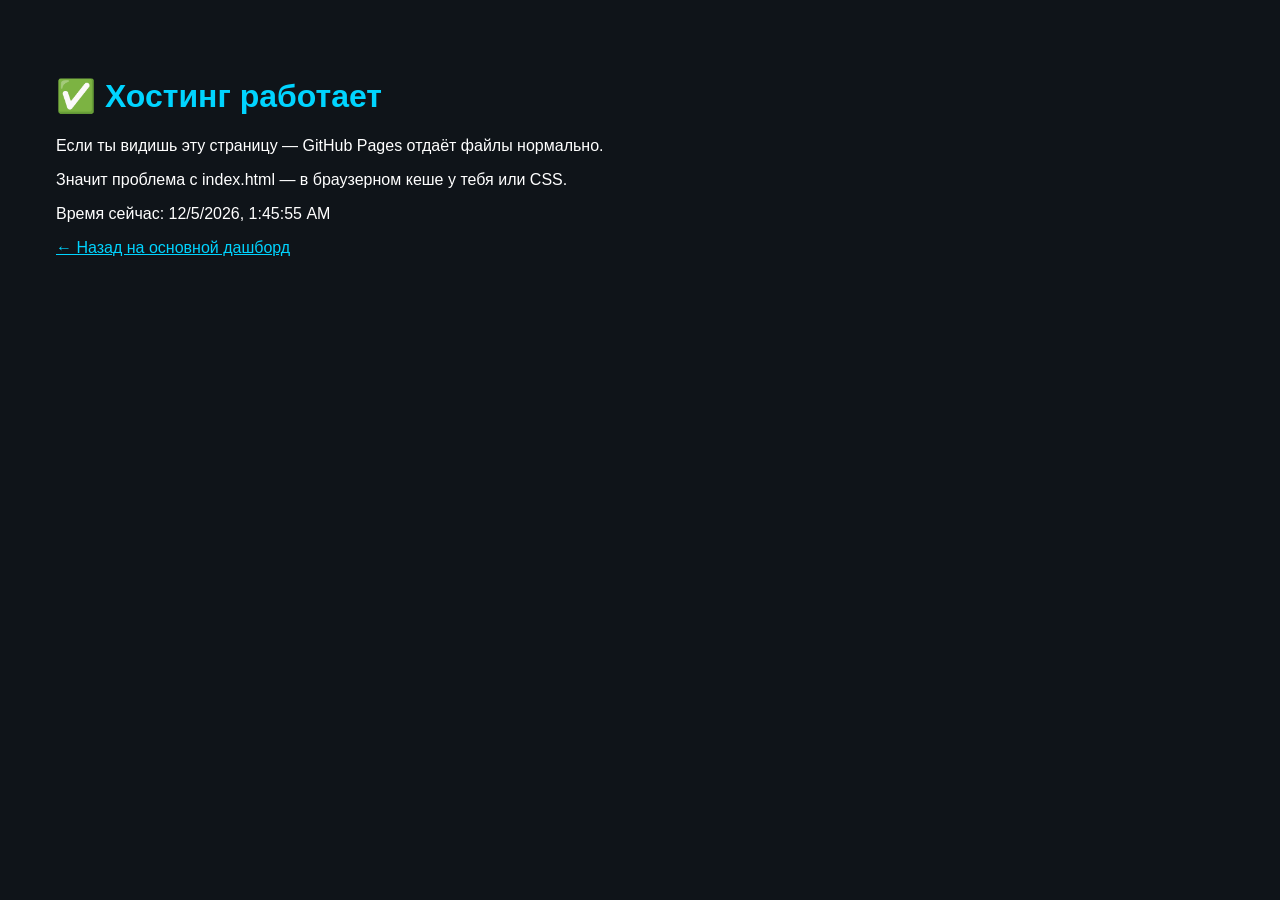
<file: test.html>
<!DOCTYPE html>
<html><head><meta charset="UTF-8"><title>Test</title></head>
<body style="background:#0f1419;color:#fff;font-family:sans-serif;padding:3rem;">
<h1 style="color:#00d4ff;">✅ Хостинг работает</h1>
<p>Если ты видишь эту страницу — GitHub Pages отдаёт файлы нормально.</p>
<p>Значит проблема с index.html — в браузерном кеше у тебя или CSS.</p>
<p>Время сейчас: <span id="t"></span></p>
<a href="./" style="color:#00d4ff;">← Назад на основной дашборд</a>
<script>document.getElementById('t').textContent = new Date().toLocaleString();</script>
</body></html>
</file>
<file: assets/index-DDHtB8rD.css>
:root{--bg: #0f1419;--bg-2: #1a2028;--bg-3: #232b35;--bg-4: #2a3340;--border: #2a3340;--text: #e5e9f0;--text-2: #8b97a8;--text-3: #5d6b7e;--accent: #00d4ff;--accent-2: #0099cc;--ruby: #e34a6f;--diamond: #4ecdc4;--crown: #f4c542;--dolphin: #a3b8d0;--green: #4ade80;--orange: #fb923c;--red: #ef4444;--purple: #a78bfa}*{box-sizing:border-box;margin:0;padding:0}html,body,#root{min-height:100vh}body{font-family:-apple-system,BlinkMacSystemFont,system-ui,sans-serif;background:var(--bg);color:var(--text);font-size:14px;line-height:1.5}.muted{color:var(--text-2)}.small{font-size:.83rem}.btn{background:var(--bg);border:1px solid var(--border);color:var(--text);padding:.4rem .7rem;border-radius:5px;cursor:pointer;font-size:.76rem;font-family:inherit;transition:border-color .15s}.btn:hover{border-color:var(--accent)}.btn-primary{background:var(--accent);color:var(--bg);border-color:var(--accent);font-weight:600}.btn-primary:hover{background:var(--accent-2);border-color:var(--accent-2)}.btn-success{background:var(--green);color:var(--bg);border-color:var(--green);font-weight:600}.btn-lg{padding:.55rem 1.05rem;font-size:.86rem}.icon-btn{background:var(--bg);border:1px solid var(--border);color:var(--text);width:26px;height:26px;display:inline-flex;align-items:center;justify-content:center;border-radius:5px;cursor:pointer;font-size:.82rem;font-family:inherit;text-decoration:none;transition:border-color .15s;padding:0}.icon-btn:hover{border-color:var(--accent)}.app{display:flex;min-height:100vh}.sidebar{width:220px;background:var(--bg-2);border-right:1px solid var(--border);padding:1.2rem .85rem;display:flex;flex-direction:column;flex-shrink:0}.sidebar-logo{font-weight:700;font-size:1.05rem;margin-bottom:.3rem;padding-left:.25rem}.sidebar-logo span{color:var(--accent)}.sidebar-role{color:var(--text-2);font-size:.78rem;margin-bottom:1.2rem;padding:0 .25rem .85rem;border-bottom:1px solid var(--border);display:flex;align-items:center;gap:.45rem}.role-dot{width:8px;height:8px;border-radius:50%;background:var(--green)}.nav-item{padding:.6rem .75rem;border-radius:6px;cursor:pointer;margin-bottom:.15rem;color:var(--text-2);display:flex;align-items:center;gap:.55rem;font-size:.9rem;-webkit-user-select:none;user-select:none}.nav-item:hover{background:var(--bg-3);color:var(--text)}.nav-item.active{background:var(--bg-3);color:var(--accent)}.nav-item .count{margin-left:auto;background:var(--bg-3);padding:.1rem .45rem;border-radius:10px;font-size:.72rem;color:var(--text-2);min-width:22px;text-align:center}.nav-item.active .count{background:var(--accent);color:var(--bg);font-weight:600}.nav-item .count.red{background:var(--red);color:#fff;font-weight:600}.switch-role{margin-top:auto;padding-top:1rem;border-top:1px solid var(--border)}.switch-btn{background:transparent;border:1px solid var(--border);color:var(--text-2);padding:.5rem;border-radius:6px;cursor:pointer;width:100%;font-family:inherit;font-size:.82rem}.switch-btn:hover{border-color:var(--accent);color:var(--accent)}.main{flex:1;padding:1.5rem 2rem;overflow-y:auto;max-height:100vh}.topbar{background:var(--bg-2);border:1px solid var(--border);border-radius:10px;padding:.55rem .8rem;margin-bottom:1rem;display:flex;align-items:center;gap:.6rem}.topbar-search{flex:1;background:transparent;border:none;color:var(--text);font-family:inherit;font-size:.92rem;outline:none}.topbar-search::placeholder{color:var(--text-3)}.topbar-icon{color:var(--text-3)}.page-header{display:flex;justify-content:space-between;align-items:center;margin-bottom:1.25rem;gap:1rem;flex-wrap:wrap}.page-title{font-size:1.35rem;font-weight:600}.page-sub{color:var(--text-2);font-size:.85rem;margin-top:.15rem}.featured-row{display:grid;grid-template-columns:repeat(4,1fr);gap:.85rem;margin-bottom:1.25rem}.featured{background:var(--bg-2);border:1px solid var(--border);padding:.85rem 1.05rem;border-radius:10px;position:relative}.featured.clickable{cursor:pointer}.featured.clickable:hover{border-color:var(--accent)}.featured-label{color:var(--text-2);font-size:.75rem;margin-bottom:.35rem}.featured-value{font-size:1.55rem;font-weight:700;line-height:1.05}.featured-delta{font-size:.74rem;margin-top:.3rem}.featured-delta.up{color:var(--green)}.featured-delta.down{color:var(--orange)}.section{background:var(--bg-2);border:1px solid var(--border);border-radius:10px;padding:1.1rem 1.2rem;margin-bottom:1.1rem}.section-header{display:flex;justify-content:space-between;align-items:center;margin-bottom:.9rem;gap:1rem;flex-wrap:wrap}.section-title{font-size:.95rem;font-weight:600}.section-sub{color:var(--text-2);font-size:.78rem;margin-top:.1rem}.section-action{color:var(--accent);cursor:pointer;font-size:.82rem}.section-action:hover{text-decoration:underline}.tier-badge{display:inline-block;padding:.1rem .4rem;border-radius:4px;font-size:.66rem;font-weight:700;text-transform:uppercase}.tier-ruby{background:#e34a6f33;color:var(--ruby)}.tier-diamond{background:#4ecdc433;color:var(--diamond)}.tier-crown{background:#f4c54233;color:var(--crown)}.tier-dolphin{background:#a3b8d033;color:var(--dolphin)}.tier-prewhale{background:#a78bfa33;color:var(--purple)}.status-pill{display:inline-flex;align-items:center;gap:.3rem;padding:.12rem .5rem;border-radius:10px;font-size:.7rem;font-weight:600}.status-active{background:#4ade8026;color:var(--green)}.status-risk{background:#fb923c2e;color:var(--orange)}.status-hibernate{background:#a3b8d026;color:var(--dolphin)}.status-lost{background:#ef444426;color:var(--red)}.status-new{background:#a78bfa26;color:var(--purple)}.status-online{background:#4ade8026;color:var(--green)}.status-offline{background:#a3b8d026;color:var(--dolphin)}.discord-dot{width:8px;height:8px;border-radius:50%;display:inline-block;margin-right:.3rem;flex-shrink:0}.discord-connected{background:var(--green);box-shadow:0 0 6px #4ade8080}.discord-invited{background:var(--orange)}.discord-none{background:var(--text-3)}.avatar{width:30px;height:30px;border-radius:50%;background:linear-gradient(135deg,var(--accent),var(--ruby));color:var(--bg);font-weight:700;font-size:.8rem;display:flex;align-items:center;justify-content:center;flex-shrink:0}.avatar-lg{width:70px;height:70px;font-size:1.7rem}.table{width:100%;border-collapse:collapse}.table th{text-align:left;color:var(--text-2);font-size:.7rem;text-transform:uppercase;letter-spacing:.04em;padding:.55rem .65rem;border-bottom:1px solid var(--border);font-weight:600}.table td{padding:.65rem;border-bottom:1px solid var(--border);font-size:.85rem}.table tbody tr{cursor:pointer;transition:background .1s}.table tbody tr:hover td{background:var(--bg-3)}.table tbody tr:last-child td{border-bottom:none}.filters{display:flex;gap:.45rem;flex-wrap:wrap;align-items:center}.filter-chip{background:var(--bg-2);border:1px solid var(--border);padding:.35rem .75rem;border-radius:6px;font-size:.78rem;cursor:pointer;color:var(--text-2);-webkit-user-select:none;user-select:none}.filter-chip.active{border-color:var(--accent);color:var(--accent);background:#00d4ff14}.alert-banner{background:linear-gradient(135deg,#00d4ff26,#4ecdc414);border:1px solid var(--accent);border-radius:10px;padding:.95rem 1.15rem;margin-bottom:1.1rem;display:flex;align-items:center;gap:.95rem;flex-wrap:wrap}.alert-banner.warn{background:linear-gradient(135deg,#fb923c24,#ef444412);border-color:var(--orange)}.alert-banner.purple{background:linear-gradient(135deg,#a78bfa24,#00d4ff0f);border-color:var(--purple)}.alert-icon{background:var(--accent);color:var(--bg);width:38px;height:38px;border-radius:50%;display:flex;align-items:center;justify-content:center;font-size:1.2rem;font-weight:700;flex-shrink:0}.alert-banner.warn .alert-icon{background:var(--orange)}.alert-banner.purple .alert-icon{background:var(--purple)}.alert-text{flex:1;min-width:200px}.alert-title{font-weight:600;margin-bottom:.18rem;font-size:.92rem}.alert-sub{color:var(--text-2);font-size:.82rem}.tabs-row{display:flex;gap:.25rem;border-bottom:1px solid var(--border);margin-bottom:1.1rem;flex-wrap:wrap}.tab-btn{padding:.65rem 1rem;cursor:pointer;color:var(--text-2);font-size:.88rem;border-bottom:2px solid transparent;display:flex;align-items:center;gap:.4rem;-webkit-user-select:none;user-select:none}.tab-btn:hover{color:var(--text)}.tab-btn.active{color:var(--accent);border-bottom-color:var(--accent)}.tab-btn .badge{background:var(--bg-3);padding:.1rem .45rem;border-radius:8px;font-size:.72rem}.tab-btn.active .badge{background:var(--accent);color:var(--bg)}.two-col{display:grid;grid-template-columns:2fr 1fr;gap:1.1rem}.two-col-eq{display:grid;grid-template-columns:1fr 1fr;gap:1.1rem}.activity-list{display:flex;flex-direction:column;gap:.5rem}.activity-item{background:var(--bg-3);padding:.65rem .8rem;border-radius:6px;font-size:.84rem}.activity-item.unread{border-left:3px solid var(--accent)}.activity-item.clickable{cursor:pointer}.activity-item.clickable:hover{background:var(--bg-4)}.activity-item-head{display:flex;justify-content:space-between;margin-bottom:.15rem}.modal-overlay{position:fixed;top:0;right:0;bottom:0;left:0;background:#000000c7;display:flex;align-items:center;justify-content:center;z-index:100;-webkit-backdrop-filter:blur(6px);backdrop-filter:blur(6px);padding:2rem}.modal{background:var(--bg-2);border:1px solid var(--border);border-radius:12px;max-width:920px;width:100%;max-height:90vh;overflow-y:auto;padding:1.6rem 1.8rem}.modal.small{max-width:480px}.modal.medium{max-width:640px}.modal-header{display:flex;justify-content:space-between;align-items:flex-start;margin-bottom:1.25rem;padding-bottom:1rem;border-bottom:1px solid var(--border);gap:1rem}.modal-title{font-size:1.25rem;font-weight:700}.modal-sub{color:var(--text-2);font-size:.85rem;margin-top:.2rem}.modal-close{background:transparent;border:1px solid var(--border);color:var(--text-2);width:32px;height:32px;border-radius:6px;cursor:pointer;font-size:1.2rem;flex-shrink:0}.modal-close:hover{border-color:var(--accent);color:var(--text)}.form-label{font-size:.84rem;color:var(--text-2);margin-bottom:.3rem;display:block}.form-input,.form-textarea,.form-select{width:100%;background:var(--bg);border:1px solid var(--border);color:var(--text);padding:.55rem .7rem;border-radius:6px;font-family:inherit;font-size:.88rem}.form-input:focus,.form-textarea:focus,.form-select:focus{outline:none;border-color:var(--accent)}.form-textarea{min-height:70px;resize:vertical}@media (max-width: 1100px){.featured-row{grid-template-columns:repeat(2,1fr)}.two-col,.two-col-eq{grid-template-columns:1fr}}
</file>
